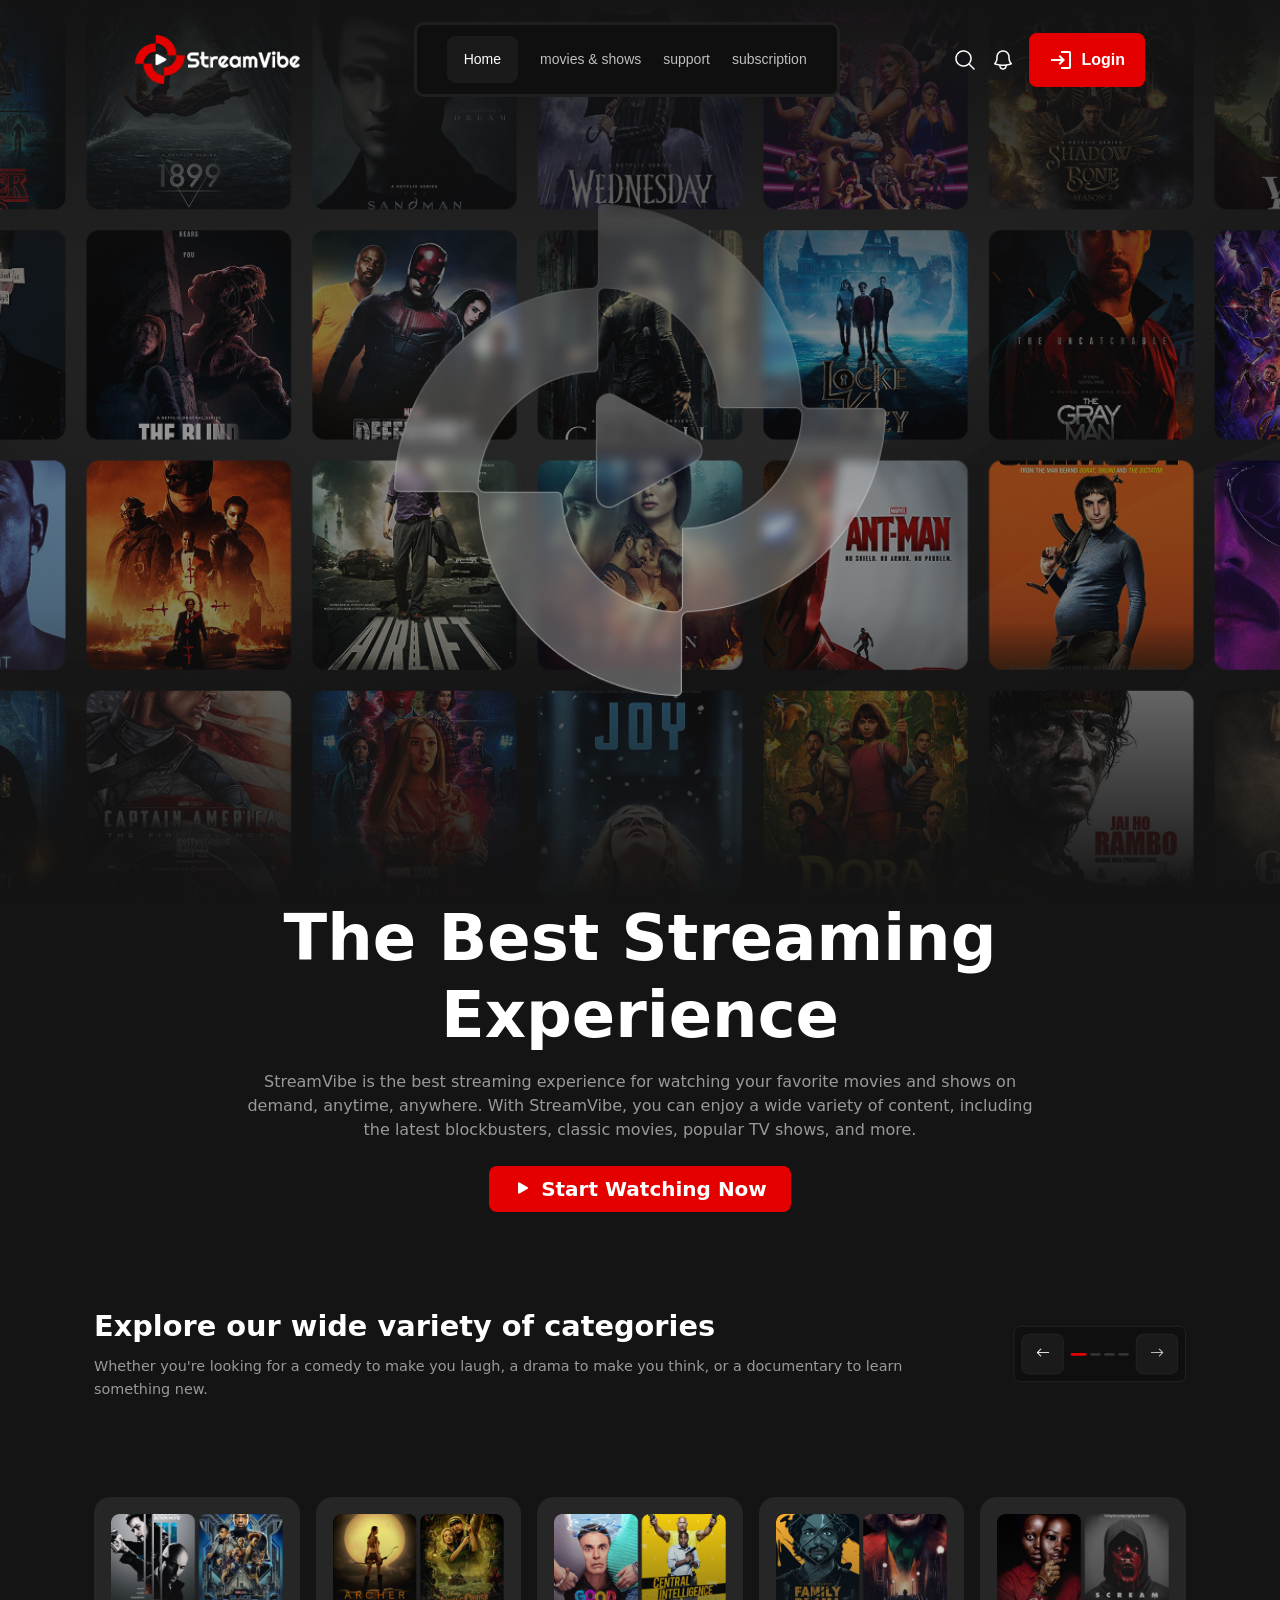
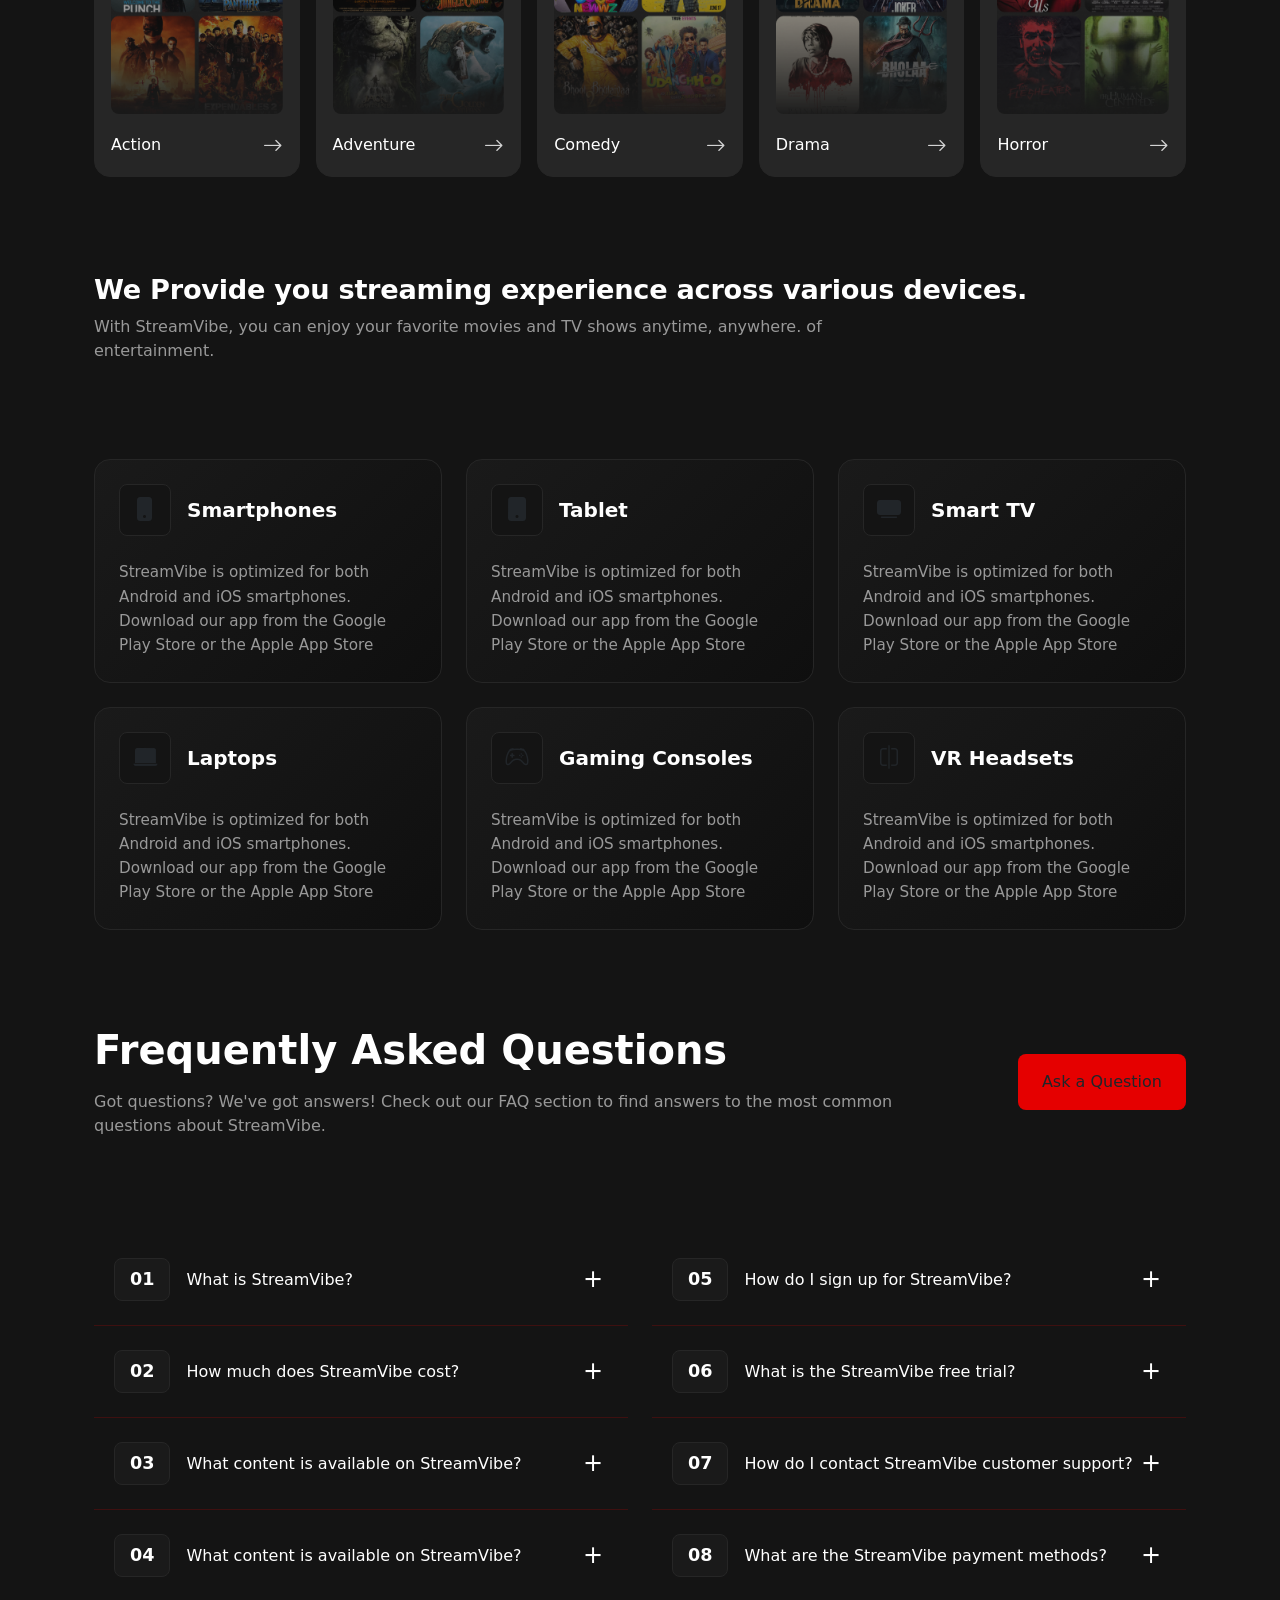
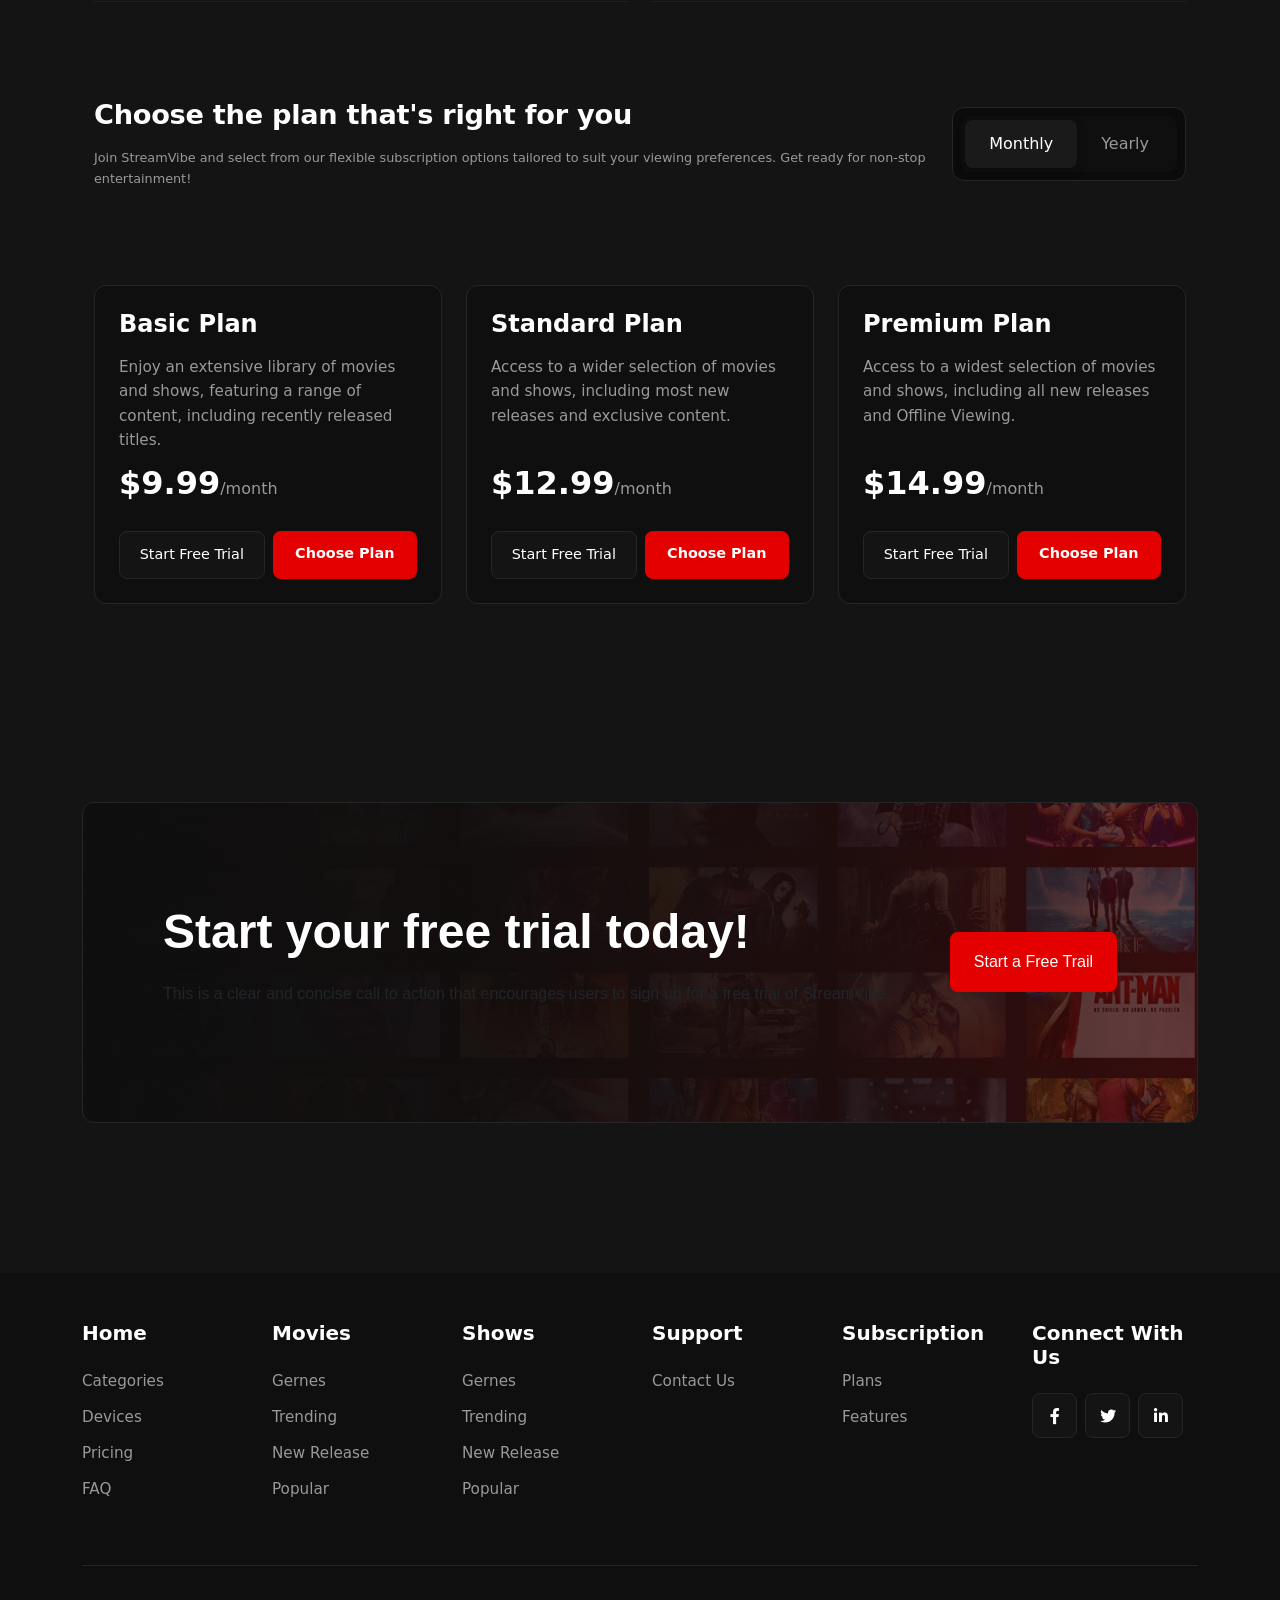
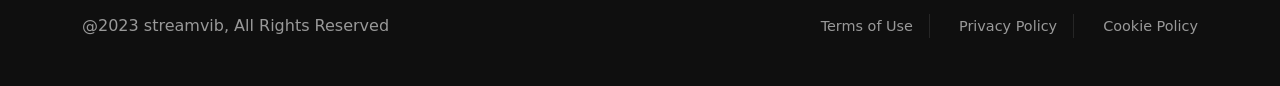
<file: index.html>
<!DOCTYPE html>
<html lang="en">

<head>
    <meta charset="UTF-8">
    <meta name="viewport" content="width=device-width, initial-scale=1.0">
    <title>home</title>
    <link href="https://cdn.jsdelivr.net/npm/bootstrap@5.3.8/dist/css/bootstrap.min.css" rel="stylesheet"
        integrity="sha384-sRIl4kxILFvY47J16cr9ZwB07vP4J8+LH7qKQnuqkuIAvNWLzeN8tE5YBujZqJLB" crossorigin="anonymous">
    <link rel="stylesheet" href="https://cdn.jsdelivr.net/npm/bootstrap-icons@1.11.3/font/bootstrap-icons.min.css">
    <link rel="stylesheet" href="https://cdnjs.cloudflare.com/ajax/libs/font-awesome/6.0.0/css/all.min.css">
    <link rel="stylesheet" href="./Styles/home.css">
</head>

<body>
    <div class="container-1">
        <header class="d-flex align-items-center justify-content-between">
            <img src="./images/Logo.png" alt="img" class="header-img">
            <nav class="d-flex align-items-center justify-content-between d-none d-md-flex d-lg-flex">
                <a href="#" class="text-decoration-none first">Home</a>
                <a href="./movies & shows page.html" class="text-decoration-none ">movies & shows</a>
                <a href="./support page.html" class="text-decoration-none">support</a>
                <a href="./Subscription Page.html" class="text-decoration-none">subscription</a>
            </nav>
            <div class="bars-icon d-block d-md-none d-lg-none"><i class="fa-solid fa-bars text-white"></i></div>
            <div class="icons d-none d-md-flex">
                <img src="./images/search.png" alt="img">
                <img src="./images/Icons.png" alt="img">
                <a href="login.html" class="login-btn">
                    <img src="./images/mdi_login.png" alt="login icon">
                    <span>Login</span>
                </a>
            </div>
        </header>

        <section class="hero-section d-flex align-items-end justify-content-center text-center pb-5">
            <div class="hero-overlay"></div>
        </section>
    </div>

    <div class="container">

        <div class="container position-relative z-3 text-center">
            <h3 class="display-3 fw-bold text-white mb-3">The Best Streaming Experience</h3>
            <p class="text-secondary mb-4 mx-auto" style="max-width: 800px; font-size: 1rem;">
                StreamVibe is the best streaming experience for watching your favorite movies and shows on
                demand, anytime, anywhere. With StreamVibe, you can enjoy a wide variety of content, including the
                latest blockbusters, classic movies, popular TV shows, and more.
            </p>
            <button class="button1 btn btn-lg px-4 py-2 fw-bold">
                <i class="bi bi-play-fill me-2"></i>Start Watching Now
            </button>
        </div>

        <section class="categories-header py-5">
            <div class="container mt-5">
                <div class="row align-items-center justify-content-between">

                    <div class="col-md-8 text-start">
                        <h3 class="display-15 fw-bold text-white mb-2">Explore our wide variety of categories</h3>
                        <p class="text-secondary mb-0"
                            style="white-space: nowrap; width: fit-content; max-width: none;">
                            Whether you're looking for a comedy to make you laugh, a drama to make you think, or a
                            documentary to learn something new.
                        </p>
                    </div>

                    <div class="col-md-auto mt-4 mt-md-0">
                        <div class="slider-controls d-inline-flex align-items-center p-2 rounded-3 border border-dark">
                            <button class="btn btn-custom-dark me-2">
                                <i class="bi bi-arrow-left text-white"></i>
                            </button>

                            <div class="d-flex gap-1 me-2" bg-black>
                                <span class="indicator active"></span>
                                <span class="indicator"></span>
                                <span class="indicator"></span>
                                <span class="indicator"></span>
                            </div>

                            <button class="btn btn-custom-dark">
                                <i class="bi bi-arrow-right text-white"></i>
                            </button>
                        </div>
                    </div>

                </div>
            </div>
        </section>

        <div class="container py-5">
            <div class="row row-cols-1 row-cols-md-3 row-cols-lg-5 g-3">

                <div class="col">
                    <a href="./movies open page.html" class="text-decoration-none">
                        <div class="category-card p-3 rounded-4 border border-dark bg-custom-dark text-white h-100">
                            <img src="./images/Container 0.png" class="img-fluid rounded-3 mb-3 w-100" alt="Action">

                            <div class="d-flex justify-content-between align-items-center mt-auto">
                                <span class="category-name fw-medium">Action</span>
                                <i class="bi bi-arrow-right fs-5 text-white"></i>
                            </div>
                        </div>
                    </a>
                </div>
                <div class="col">
                    <a href="./shows open page.html" class="text-decoration-none">
                        <div class="category-card p-3 rounded-4 border border-dark bg-custom-dark text-white h-100">
                            <img src="./images/Container 1.png" class="img-fluid rounded-3 mb-3 w-100" alt="Action">

                            <div class="d-flex justify-content-between align-items-center mt-auto">
                                <span class="category-name fw-medium">Adventure</span>
                                <i class="bi bi-arrow-right fs-5 text-white"></i>
                            </div>
                        </div>
                    </a>
                </div>

                <div class="col">
                    <div class="category-card p-3 rounded-4 border border-dark bg-custom-dark text-white h-100">
                        <img src="./images/Container 2.png" class="img-fluid rounded-3 mb-3 w-100" alt="Action">
                        <div class="d-flex justify-content-between align-items-center mt-auto">
                            <span class="category-name fw-medium">Comedy</span>
                            <i class="bi bi-arrow-right fs-5 text-white"></i>
                        </div>
                    </div>
                </div>

                <div class="col">
                    <div class="category-card p-3 rounded-4 border border-dark bg-custom-dark text-white h-100">
                        <img src="./images/Container 3.png" class="img-fluid rounded-3 mb-3 w-100" alt="Action">
                        <div class="d-flex justify-content-between align-items-center mt-auto">
                            <span class="category-name fw-medium">Drama</span>
                            <i class="bi bi-arrow-right fs-5 text-white"></i>
                        </div>
                    </div>
                </div>

                <div class="col">
                    <div class="category-card p-3 rounded-4 border border-dark bg-custom-dark text-white h-100">
                        <img src="./images/Container 4.png" class="img-fluid rounded-3 mb-3 w-100" alt="Action">
                        <div class="d-flex justify-content-between align-items-center mt-auto">
                            <span class="category-name fw-medium">Horror</span>
                            <i class="bi bi-arrow-right fs-5 text-white"></i>
                        </div>
                    </div>
                </div>

            </div>
            <div class="mobile-progress">
                <span class="progress-fill"></span>
            </div>

        </div>

        <section class="streaming-info py-5 ">
            <div class="container">
                <div class="row">
                    <div class="col-lg-12 col-md-11">
                        <h2 class="text-white fw-bold mb-2 custom-h">
                            We Provide you streaming experience across various devices.
                        </h2>

                        <p class="text-secondary mb-0 custom-text-wrap">
                            With StreamVibe, you can enjoy your favorite movies and TV shows anytime, anywhere.
                            of entertainment.
                        </p>
                    </div>
                </div>
            </div>
        </section>

        <div class="container py-5">
            <div class="row row-cols-1 row-cols-md-2 row-cols-lg-3 g-4">

                <div class="col">
                    <div class="device-card p-4 rounded-4 border border-dark bg-device h-100">
                        <div class="d-flex align-items-center mb-4">
                            <div class="icon-box d-flex align-items-center justify-content-center rounded-3 me-3">
                                <i class="bi bi-phone-fill text- fs-4"></i>
                            </div>
                            <h5 class="text-white mb-0 fw-bold">Smartphones</h5>
                        </div>
                        <p class="device-desc mb-0">StreamVibe is optimized for both Android and iOS smartphones.
                            Download
                            our app from the Google Play Store or the Apple App Store</p>
                    </div>
                </div>

                <div class="col">
                    <div class="device-card p-4 rounded-4 border border-dark bg-device h-100">
                        <div class="d-flex align-items-center mb-4">
                            <div class="icon-box d-flex align-items-center justify-content-center rounded-3 me-3">
                                <i class="bi bi-tablet-fill text- fs-4"></i>
                            </div>
                            <h5 class="text-white mb-0 fw-bold">Tablet</h5>
                        </div>
                        <p class="device-desc mb-0">StreamVibe is optimized for both Android and iOS smartphones.
                            Download
                            our app from the Google Play Store or the Apple App Store</p>
                    </div>
                </div>

                <div class="col">
                    <div class="device-card p-4 rounded-4 border border-dark bg-device h-100">
                        <div class="d-flex align-items-center mb-4">
                            <div class="icon-box d-flex align-items-center justify-content-center rounded-3 me-3">
                                <i class="bi bi-tv-fill text- fs-4"></i>
                            </div>
                            <h5 class="text-white mb-0 fw-bold">Smart TV</h5>
                        </div>
                        <p class="device-desc mb-0">StreamVibe is optimized for both Android and iOS smartphones.
                            Download
                            our app from the Google Play Store or the Apple App Store</p>
                    </div>
                </div>

                <div class="col">
                    <div class="device-card p-4 rounded-4 border border-dark bg-device h-100">
                        <div class="d-flex align-items-center mb-4">
                            <div class="icon-box d-flex align-items-center justify-content-center rounded-3 me-3">
                                <i class="bi bi-laptop-fill text- fs-4"></i>
                            </div>
                            <h5 class="text-white mb-0 fw-bold">Laptops</h5>
                        </div>
                        <p class="device-desc mb-0">StreamVibe is optimized for both Android and iOS smartphones.
                            Download
                            our app from the Google Play Store or the Apple App Store</p>
                    </div>
                </div>

                <div class="col">
                    <div class="device-card p-4 rounded-4 border border-dark bg-device h-100">
                        <div class="d-flex align-items-center mb-4">
                            <div class="icon-box d-flex align-items-center justify-content-center rounded-3 me-3">
                                <i class="bi bi-controller text- fs-4"></i>
                            </div>
                            <h5 class="text-white mb-0 fw-bold">Gaming Consoles</h5>
                        </div>
                        <p class="device-desc mb-0">StreamVibe is optimized for both Android and iOS smartphones.
                            Download
                            our app from the Google Play Store or the Apple App Store</p>
                    </div>
                </div>

                <div class="col">
                    <div class="device-card p-4 rounded-4 border border-dark bg-device h-100">
                        <div class="d-flex align-items-center mb-4">
                            <div class="icon-box d-flex align-items-center justify-content-center rounded-3 me-3">
                                <i class="bi bi-vr text- fs-4"></i>
                            </div>
                            <h5 class="text-white mb-0 fw-bold">VR Headsets</h5>
                        </div>
                        <p class="device-desc mb-0">StreamVibe is optimized for both Android and iOS smartphones.
                            Download
                            our app from the Google Play Store or the Apple App Store</p>
                    </div>
                </div>

            </div>
        </div>

        <section class="faq-header py-5">
            <div class="container">
                <div class="d-md-flex justify-content-between align-items-center">

                    <div class="text-content mb-4 mb-md-0">
                        <h2 class="text-white fw-bold mb-3 display-6">Frequently Asked Questions</h2>
                        <p class="text-secondary mb-0 fs-6">
                            Got questions? We've got answers! Check out our FAQ section to find answers to the most
                            common
                            questions about StreamVibe.
                        </p>
                    </div>

                    <div class="action-button">
                        <a href="#" class="btn btn- py-3 px-4 fw-medium rounded-3 custom-red-btn">
                            Ask a Question
                        </a>
                    </div>

                </div>
            </div>
        </section>

        <section class="faq-list py-5">
            <div class="container">
                <div class="row">
                    <div class="col-md-6">
                        <div class="accordion accordion-flush custom-faq" id="faqCol1">
                            <div class="accordion-item bg-transparent border-bottom border--subtle">
                                <h2 class="accordion-header">
                                    <button class="accordion-button collapsed bg-transparent text-white py-4"
                                        type="button" data-bs-toggle="collapse" data-bs-target="#q1">
                                        <span class="faq-number me-3">01</span> What is StreamVibe?
                                    </button>
                                </h2>
                                <div id="q1" class="accordion-collapse collapse" data-bs-parent="#faqCol1">
                                    <div class="accordion-body text-secondary ps-5 ms-3">
                                        StreamVibe is a streaming service that allows you to watch movies and shows
                                        on
                                        demand.
                                    </div>
                                </div>
                            </div>
                        </div>
                    </div>

                    <div class="col-md-6">
                        <div class="accordion accordion-flush custom-faq" id="faqCol2">
                            <div class="accordion-item bg-transparent border-bottom border-subtle">
                                <h2 class="accordion-header">
                                    <button class="accordion-button collapsed bg-transparent text-white py-4"
                                        type="button" data-bs-toggle="collapse" data-bs-target="#q5">
                                        <span class="faq-number me-3">05</span> How do I sign up for StreamVibe?
                                    </button>
                                </h2>
                                <div id="q5" class="accordion-collapse collapse" data-bs-parent="#faqCol2">
                                </div>
                            </div>
                        </div>
                    </div>
                    <div class="col-md-6">
                        <div class="accordion accordion-flush custom-faq" id="faqCol2">
                            <div class="accordion-item bg-transparent border-bottom border--subtle">
                                <h2 class="accordion-header">
                                    <button class="accordion-button collapsed bg-transparent text-white py-4"
                                        type="button" data-bs-toggle="collapse" data-bs-target="#q5">
                                        <span class="faq-number me-3">02</span> How much does StreamVibe cost?
                                    </button>
                                </h2>
                                <div id="q5" class="accordion-collapse collapse" data-bs-parent="#faqCol2">
                                </div>
                            </div>
                        </div>
                    </div>
                    <div class="col-md-6">
                        <div class="accordion accordion-flush custom-faq" id="faqCol2">
                            <div class="accordion-item bg-transparent border-bottom border--subtle">
                                <h2 class="accordion-header">
                                    <button class="accordion-button collapsed bg-transparent text-white py-4"
                                        type="button" data-bs-toggle="collapse" data-bs-target="#q5">
                                        <span class="faq-number me-3">06</span> What is the StreamVibe free trial?
                                    </button>
                                </h2>
                                <div id="q5" class="accordion-collapse collapse" data-bs-parent="#faqCol2">
                                </div>
                            </div>
                        </div>
                    </div>
                    <div class="col-md-6">
                        <div class="accordion accordion-flush custom-faq" id="faqCol2">
                            <div class="accordion-item bg-transparent border-bottom border--subtle">
                                <h2 class="accordion-header">
                                    <button class="accordion-button collapsed bg-transparent text-white py-4"
                                        type="button" data-bs-toggle="collapse" data-bs-target="#q5">
                                        <span class="faq-number me-3">03</span> What content is available on
                                        StreamVibe?
                                    </button>
                                </h2>
                                <div id="q5" class="accordion-collapse collapse" data-bs-parent="#faqCol2">
                                </div>
                            </div>
                        </div>
                    </div>
                    <div class="col-md-6">
                        <div class="accordion accordion-flush custom-faq" id="faqCol2">
                            <div class="accordion-item bg-transparent border-bottom border--subtle">
                                <h2 class="accordion-header">
                                    <button class="accordion-button collapsed bg-transparent text-white py-4"
                                        type="button" data-bs-toggle="collapse" data-bs-target="#q5">
                                        <span class="faq-number me-3">07</span> How do I contact StreamVibe customer
                                        support?
                                    </button>
                                </h2>
                                <div id="q5" class="accordion-collapse collapse" data-bs-parent="#faqCol2">
                                </div>
                            </div>
                        </div>
                    </div>
                    <div class="col-md-6">
                        <div class="accordion accordion-flush custom-faq" id="faqCol2">
                            <div class="accordion-item bg-transparent border-bottom border--subtle">
                                <h2 class="accordion-header">
                                    <button class="accordion-button collapsed bg-transparent text-white py-4"
                                        type="button" data-bs-toggle="collapse" data-bs-target="#q5">
                                        <span class="faq-number me-3">04</span> What content is available on
                                        StreamVibe?
                                    </button>
                                </h2>
                                <div id="q5" class="accordion-collapse collapse" data-bs-parent="#faqCol2">
                                </div>
                            </div>
                        </div>
                    </div>
                    <div class="col-md-6">
                        <div class="accordion accordion-flush custom-faq" id="faqCol2">
                            <div class="accordion-item bg-transparent border-bottom border--subtle">
                                <h2 class="accordion-header">
                                    <button class="accordion-button collapsed bg-transparent text-white py-4"
                                        type="button" data-bs-toggle="collapse" data-bs-target="#q5">
                                        <span class="faq-number me-3">08</span> What are the StreamVibe payment
                                        methods?
                                    </button>
                                </h2>
                                <div id="q5" class="accordion-collapse collapse" data-bs-parent="#faqCol2">
                                </div>
                            </div>
                        </div>
                    </div>
                </div>
            </div>
        </section>

        <section class="pricing-header py-5">
            <div class="container">
                <div class="d-flex flex-column flex-md-row justify-content-between align-items-md-center gap-4">
                    <div class="header-content">
                        <h2 class="text-white fw-bold mb-3 custom-h">Choose the plan that's right for you</h2>
                        <p class="text-secondary mb-0 custom-p">
                            Join StreamVibe and select from our flexible subscription options tailored to suit your
                            viewing
                            preferences. Get ready for non-stop entertainment!
                        </p>
                    </div>

                    <div class="plan-toggle-container p-2">
                        <div class="nav nav-pills custom-toggle" id="pills-tab" role="tablist">
                            <button class="nav-link active" id="pills-monthly-tab" data-bs-toggle="pill" type="button"
                                role="tab">Monthly</button>
                            <button class="nav-link" id="pills-yearly-tab" data-bs-toggle="pill" type="button"
                                role="tab">Yearly</button>
                        </div>
                    </div>
                </div>
            </div>
        </section>

        <section class="pricing-section py-5">
            <div class="container">
                <div class="row g-4">
                    <div class="col-md-4">
                        <div class="plan-card p-4 h-100">
                            <h3 class="plan-title">Basic Plan</h3>
                            <p class="plan-description text-secondary">
                                Enjoy an extensive library of movies and shows, featuring a range of content,
                                including
                                recently released titles.
                            </p>
                            <div class="plan-price my-4">
                                <span class="price-amount text-white">$9.99</span><span
                                    class="price-period text-secondary">/month</span>
                            </div>
                            <div class="d-flex gap-2">
                                <a href="#" class="btn btn-dark-custom w-100">Start Free Trial</a>
                                <a href="#" class="btn btn--custom w-100">Choose Plan</a>
                            </div>
                        </div>
                    </div>

                    <div class="col-md-4">
                        <div class="plan-card p-4 h-100">
                            <h3 class="plan-title">Standard Plan</h3>
                            <p class="plan-description text-secondary">
                                Access to a wider selection of movies and shows, including most new releases and
                                exclusive
                                content.
                            </p>
                            <div class="plan-price my-4">
                                <span class="price-amount text-white">$12.99</span><span
                                    class="price-period text-secondary">/month</span>
                            </div>
                            <div class="d-flex gap-2">
                                <a href="#" class="btn btn-dark-custom w-100">Start Free Trial</a>
                                <a href="#" class="btn btn--custom w-100">Choose Plan</a>
                            </div>
                        </div>
                    </div>

                    <div class="col-md-4">
                        <div class="plan-card p-4 h-100">
                            <h3 class="plan-title">Premium Plan</h3>
                            <p class="plan-description text-secondary">
                                Access to a widest selection of movies and shows, including all new releases and
                                Offline
                                Viewing.
                            </p>
                            <div class="plan-price my-4">
                                <span class="price-amount text-white">$14.99</span><span
                                    class="price-period text-secondary">/month</span>
                            </div>
                            <div class="d-flex gap-2">
                                <a href="#" class="btn btn-dark-custom w-100">Start Free Trial</a>
                                <a href="#" class="btn btn--custom w-100">Choose Plan</a>
                            </div>
                        </div>
                    </div>
                </div>
            </div>
        </section>

        <div class="banner d-flex justify-content-between align-items-center">
            <div class="text-banner d-flex flex-column">
                <h2 class="text-white font-family">Start your free trial today!</h2>
                <p class="text-gray font-family font-size">This is a clear and concise call to action that encourages
                    users to sign up for a free trial of StreamVibe.</p>
            </div>
            <button class="text-white font-family font-size">Start a Free Trail</button>
        </div>
    </div>
    <!-- footer -->
    <footer class="footer-section py-5 bg-black">
        <div class="container">
            <div class="row g-4">
                <div class="col-6 col-md-2">
                    <h5 class="text-white fw-bold mb-4">Home</h5>
                    <ul class="list-unstyled footer-links">
                        <li><a href="#">Categories</a></li>
                        <li><a href="#">Devices</a></li>
                        <li><a href="#">Pricing</a></li>
                        <li><a href="#">FAQ</a></li>
                    </ul>
                </div>

                <div class="col-6 col-md-2">
                    <h5 class="text-white fw-bold mb-4">Movies</h5>
                    <ul class="list-unstyled footer-links">
                        <li><a href="#">Gernes</a></li>
                        <li><a href="#">Trending</a></li>
                        <li><a href="#">New Release</a></li>
                        <li><a href="#">Popular</a></li>
                    </ul>
                </div>

                <div class="col-6 col-md-2">
                    <h5 class="text-white fw-bold mb-4">Shows</h5>
                    <ul class="list-unstyled footer-links">
                        <li><a href="#">Gernes</a></li>
                        <li><a href="#">Trending</a></li>
                        <li><a href="#">New Release</a></li>
                        <li><a href="#">Popular</a></li>
                    </ul>
                </div>

                <div class="col-6 col-md-2">
                    <h5 class="text-white fw-bold mb-4">Support</h5>
                    <ul class="list-unstyled footer-links">
                        <li><a href="#">Contact Us</a></li>
                    </ul>
                </div>

                <div class="col-6 col-md-2">
                    <h5 class="text-white fw-bold mb-4">Subscription</h5>
                    <ul class="list-unstyled footer-links">
                        <li><a href="#">Plans</a></li>
                        <li><a href="#">Features</a></li>
                    </ul>
                </div>

                <div class="col-12 col-md-2 icon-footer">
                    <h5 class="text-white fw-bold mb-4">Connect With Us</h5>
                    <div class="d-flex gap-2">
                        <a href="#" class="social-icon"><i class="fab fa-facebook-f"></i></a>
                        <a href="#" class="social-icon"><i class="fab fa-twitter"></i></a>
                        <a href="#" class="social-icon"><i class="fab fa-linkedin-in"></i></a>
                    </div>
                </div>
            </div>

            <hr class="footer-divider my-5">

            <div class="row align-items-center">
                <div class="end-footer col-md-6 text-center text-md-start mb-3 mb-md-0">
                    <p class="text-secondary mb-0">@2023 streamvib, All Rights Reserved</p>
                </div>
                <div class=" end-footer col-md-6 text-center text-md-end">
                    <ul class="list-inline mb-0 bottom-links">
                        <li class="list-inline-item pe-3 border-end"><a href="#">Terms of Use</a></li>
                        <li class="list-inline-item px-3 border-end"><a href="#">Privacy Policy</a></li>
                        <li class="list-inline-item ps-3"><a href="#">Cookie Policy</a></li>
                    </ul>
                </div>
            </div>
        </div>
    </footer>

    <script src="https://cdn.jsdelivr.net/npm/bootstrap@5.3.8/dist/js/bootstrap.bundle.min.js"
        integrity="sha384-FKyoEForCGlyvwx9Hj09JcYn3nv7wiPVlz7YYwJrWVcXK/BmnVDxM+D2scQbITxI"
        crossorigin="anonymous"></script>
</body>

</html>
</file>
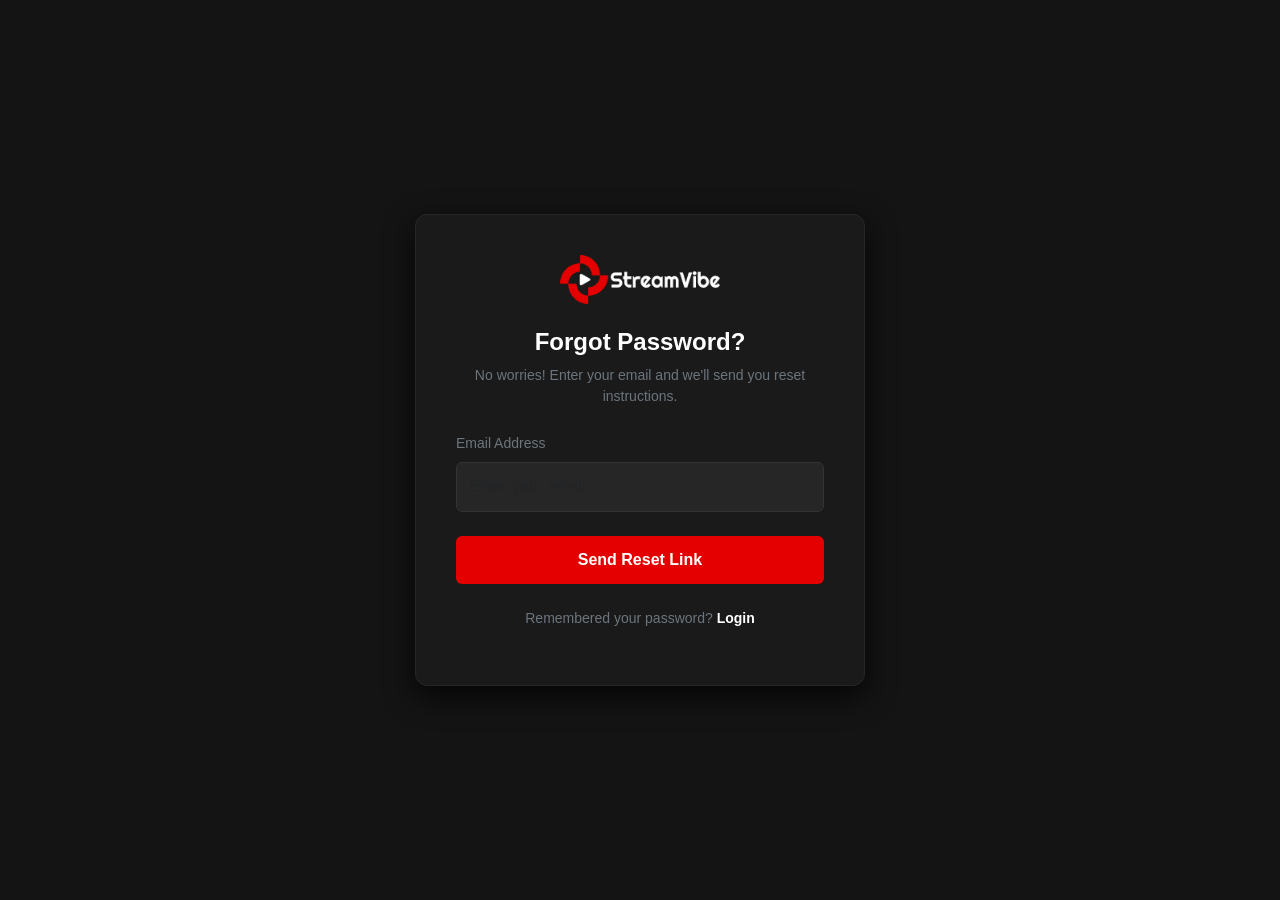
<file: forgot-password.html>
<!DOCTYPE html>
<html lang="en">

<head>
    <meta charset="UTF-8">
    <meta name="viewport" content="width=device-width, initial-scale=1.0">
    <title>forgot-password- StreamVibe</title>
    <link href="https://cdn.jsdelivr.net/npm/bootstrap@5.3.8/dist/css/bootstrap.min.css" rel="stylesheet"
        integrity="sha384-sRIl4kxILFvY47J16cr9ZwB07vP4J8+LH7qKQnuqkuIAvNWLzeN8tE5YBujZqJLB" crossorigin="anonymous">
    <link rel="stylesheet" href="https://cdn.jsdelivr.net/npm/bootstrap-icons@1.11.3/font/bootstrap-icons.min.css">
    <link rel="stylesheet" href="https://cdnjs.cloudflare.com/ajax/libs/font-awesome/6.0.0/css/all.min.css">
    <link rel="stylesheet" href="./Styles/forgot-password.css">
</head>

<body>

    <div class="container d-flex justify-content-center align-items-center min-vh-100 px-3">
        <div class="signup-card">
            <div class="text-center">
                <img src="./images/Logo.png" alt="Logo" class="logo-img mb-4">
                <h2 class="h4 fw-bold mb-2">Forgot Password?</h2>
                <p class="text-secondary small mb-4">No worries! Enter your email and we'll send you reset instructions.
                </p>
            </div>

            <form>
                <div class="mb-4">
                    <label class="form-label small text-secondary">Email Address</label>
                    <input type="email" class="form-control rounded-2" placeholder="Enter your email" required>
                </div>

                <button type="submit" class="btn btn-login btn-danger w-100 mb-4">Send Reset Link</button>
            </form>

            <div class="text-center">
                <p class="text-secondary small">
                    Remembered your password?
                    <a href="./login.html" class="text-white text-decoration-none fw-bold">Login</a>
                </p>
            </div>
        </div>
    </div>

    <script src="https://cdn.jsdelivr.net/npm/bootstrap@5.3.8/dist/js/bootstrap.bundle.min.js"
        integrity="sha384-FKyoEForCGlyvwx9Hj09JcYn3nv7wiPVlz7YYwJrWVcXK/BmnVDxM+D2scQbITxI"
        crossorigin="anonymous"></script>
</body>

</html>
</file>
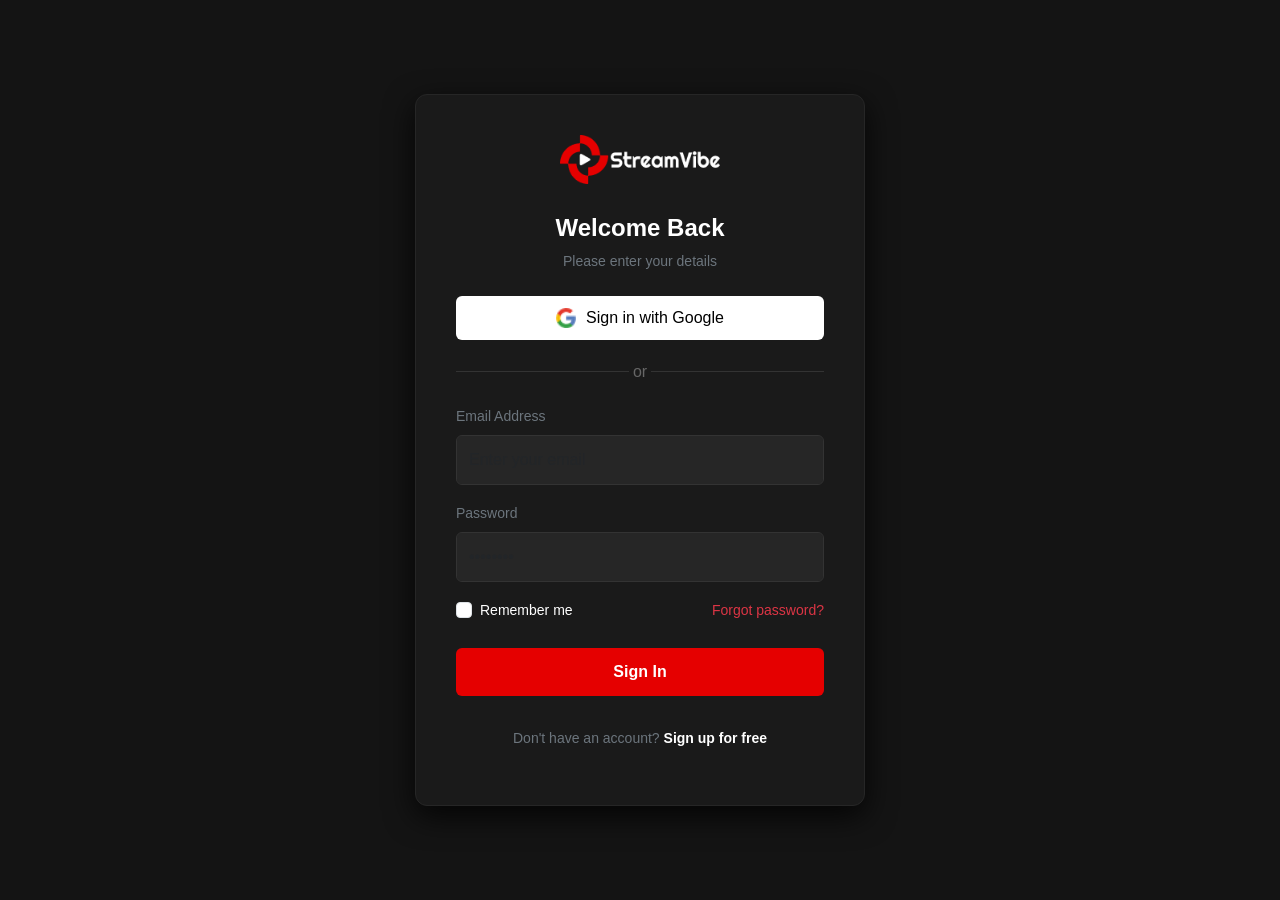
<file: login.html>
<!DOCTYPE html>
<html lang="en">

<head>
    <meta charset="UTF-8">
    <meta name="viewport" content="width=device-width, initial-scale=1.0">
    <title>Login - StreamVibe</title>
    <link href="https://cdn.jsdelivr.net/npm/bootstrap@5.3.8/dist/css/bootstrap.min.css" rel="stylesheet"
        integrity="sha384-sRIl4kxILFvY47J16cr9ZwB07vP4J8+LH7qKQnuqkuIAvNWLzeN8tE5YBujZqJLB" crossorigin="anonymous">
    <link rel="stylesheet" href="https://cdn.jsdelivr.net/npm/bootstrap-icons@1.11.3/font/bootstrap-icons.min.css">
    <link rel="stylesheet" href="https://cdnjs.cloudflare.com/ajax/libs/font-awesome/6.0.0/css/all.min.css">
    <link rel="stylesheet" href="./Styles/login.css">
</head>

<body>

    <div class="container d-flex justify-content-center px-3">
        <div class="login-card">
            <div class="text-center">

                <img src="./images/Logo.png" alt="Logo" class="logo-img">
                <h2 class="h4 fw-bold mb-2">Welcome Back</h2>
                <p class="text-secondary small mb-4">Please enter your details</p>
            </div>

            <a href="./google-ui.html" style="text-decoration: none;">
                <button class="btn btn-google w-100 mb-3">
                    <img src="./images/devicon_google.png" width="20" alt="Google">
                    Sign in with Google
                </button>
            </a>

            <div class="divider">or</div>

            <form>
                <div class="mb-3">
                    <label class="form-label small text-secondary">Email Address</label>
                    <input type="email" class="form-control" placeholder="Enter your email">
                </div>

                <div class="mb-3">
                    <label class="form-label small text-secondary">Password</label>
                    <input type="password" class="form-control" placeholder="••••••••">
                </div>

                <div class="d-flex justify-content-between align-items-center mb-4">
                    <div class="form-check">
                        <input type="checkbox" class="form-check-input" id="remember">
                        <label class="form-check-label small" for="remember">Remember me</label>
                    </div>
                    <a href="./forgot-password.html" class="text-danger small text-decoration-none">Forgot password?</a>
                </div>

                <a href="./index.html" <button type="submit" class="btn btn-login btn-danger w-100 mb-3">Sign In</button>
                    </a>
            </form>

            <p class="text-center text-secondary small mt-3">
                Don't have an account? <a href="./signup.html" class="text-white text-decoration-none fw-bold">Sign up
                    for free</a>
            </p>
        </div>
    </div>

    <script src="https://cdn.jsdelivr.net/npm/bootstrap@5.3.8/dist/js/bootstrap.bundle.min.js"
        integrity="sha384-FKyoEForCGlyvwx9Hj09JcYn3nv7wiPVlz7YYwJrWVcXK/BmnVDxM+D2scQbITxI"
        crossorigin="anonymous"></script>
</body>

</html>
</file>
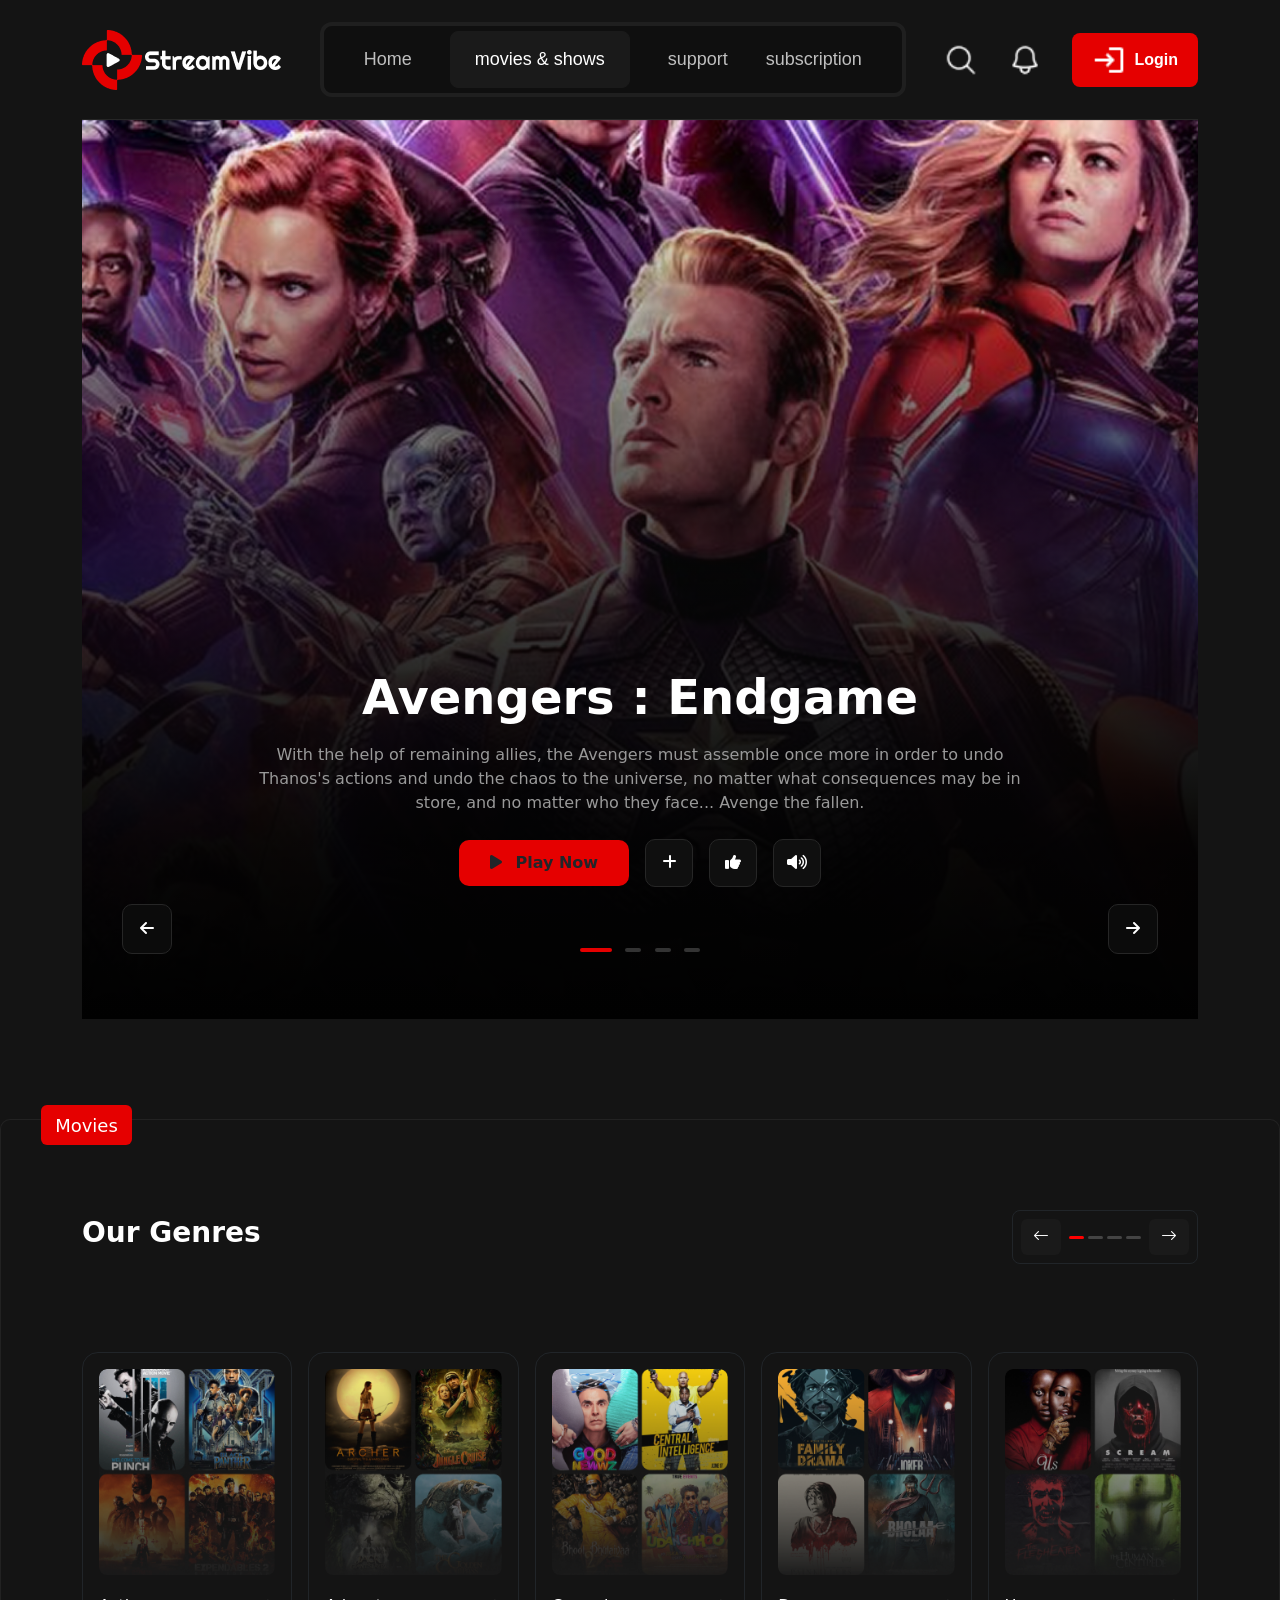
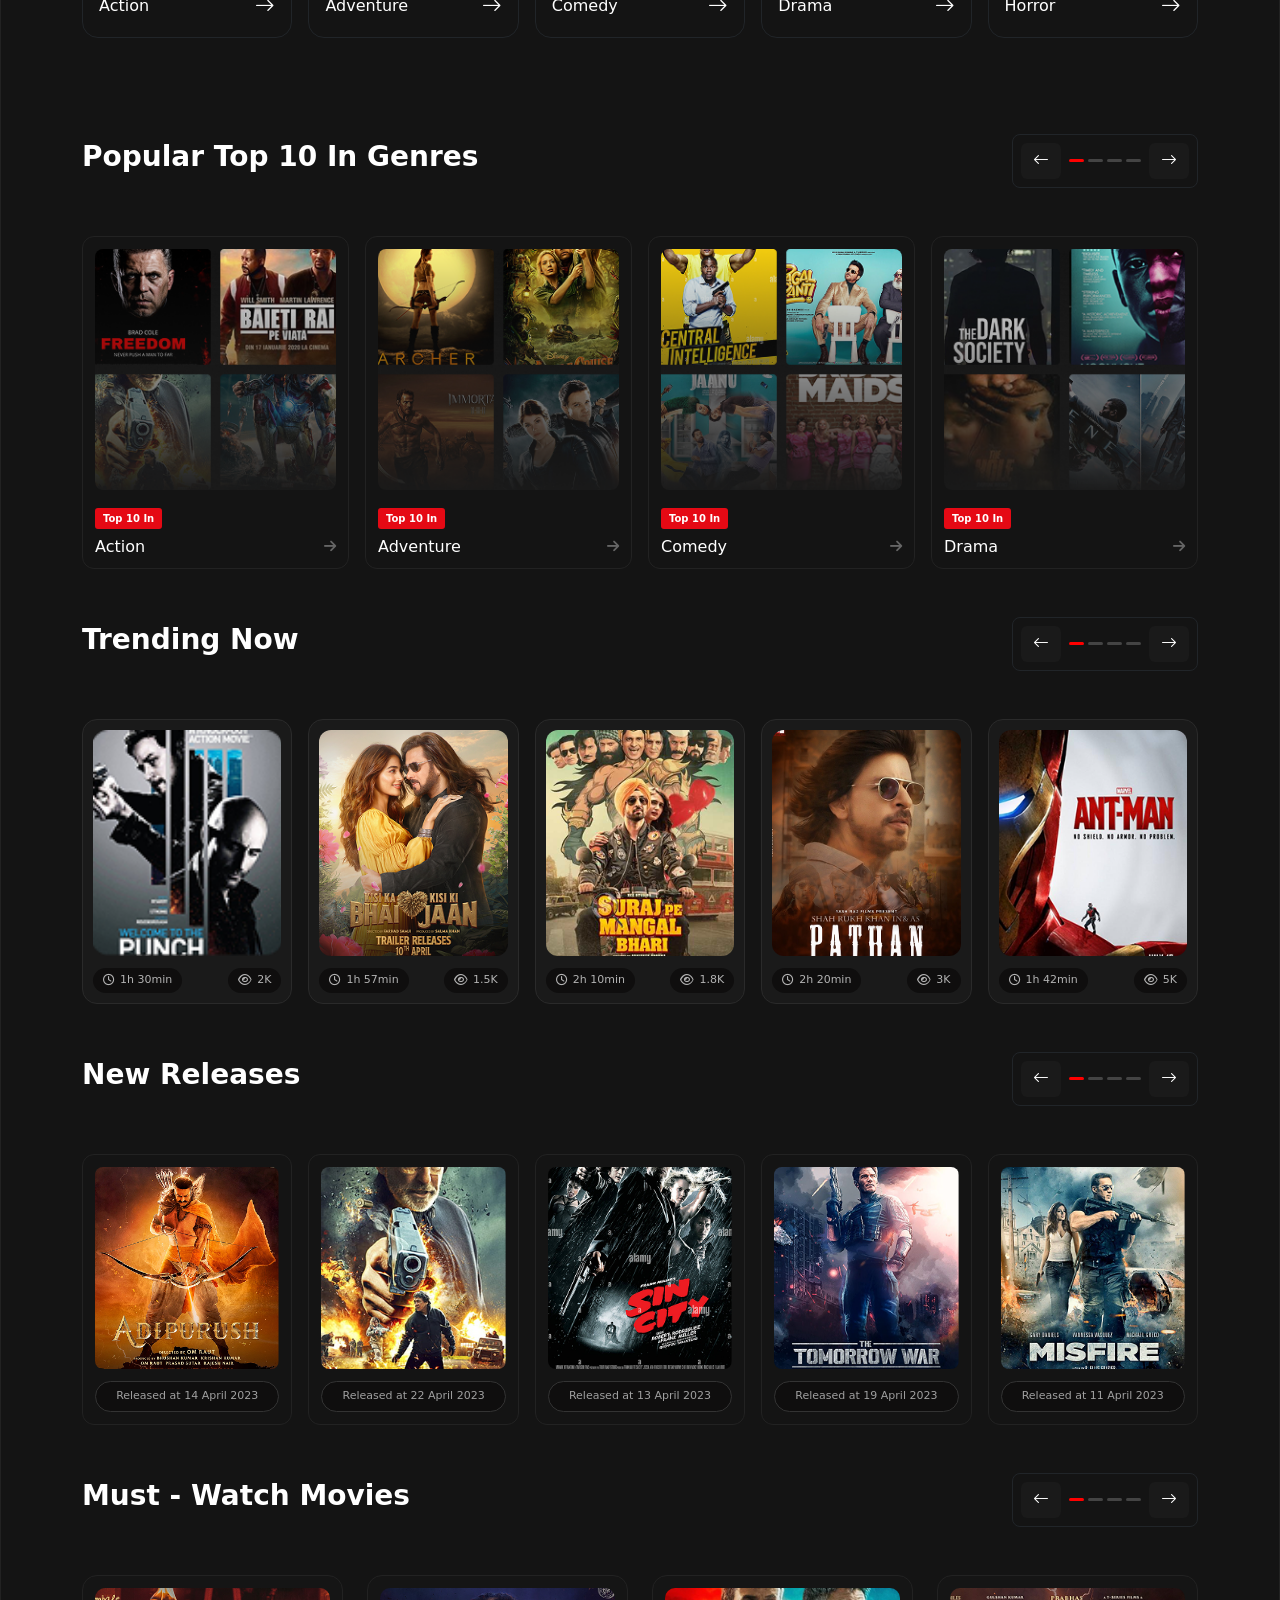
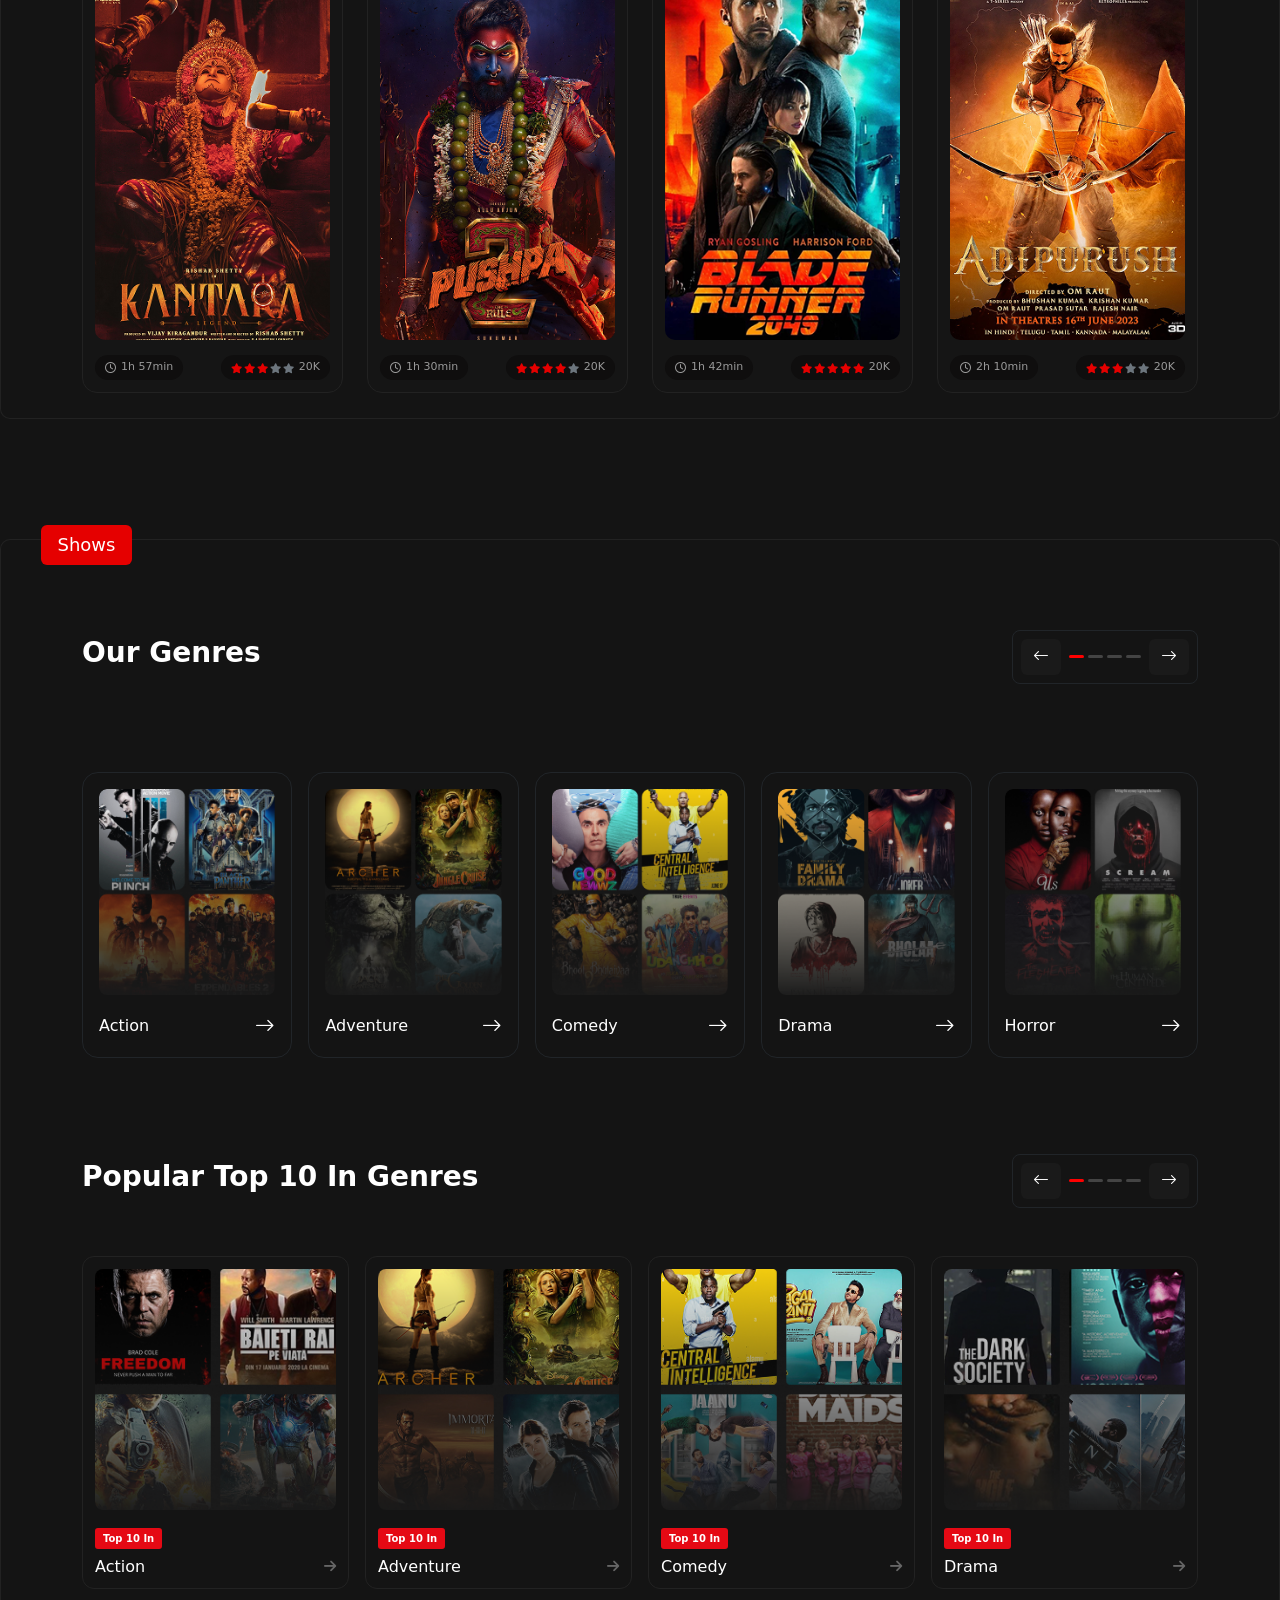
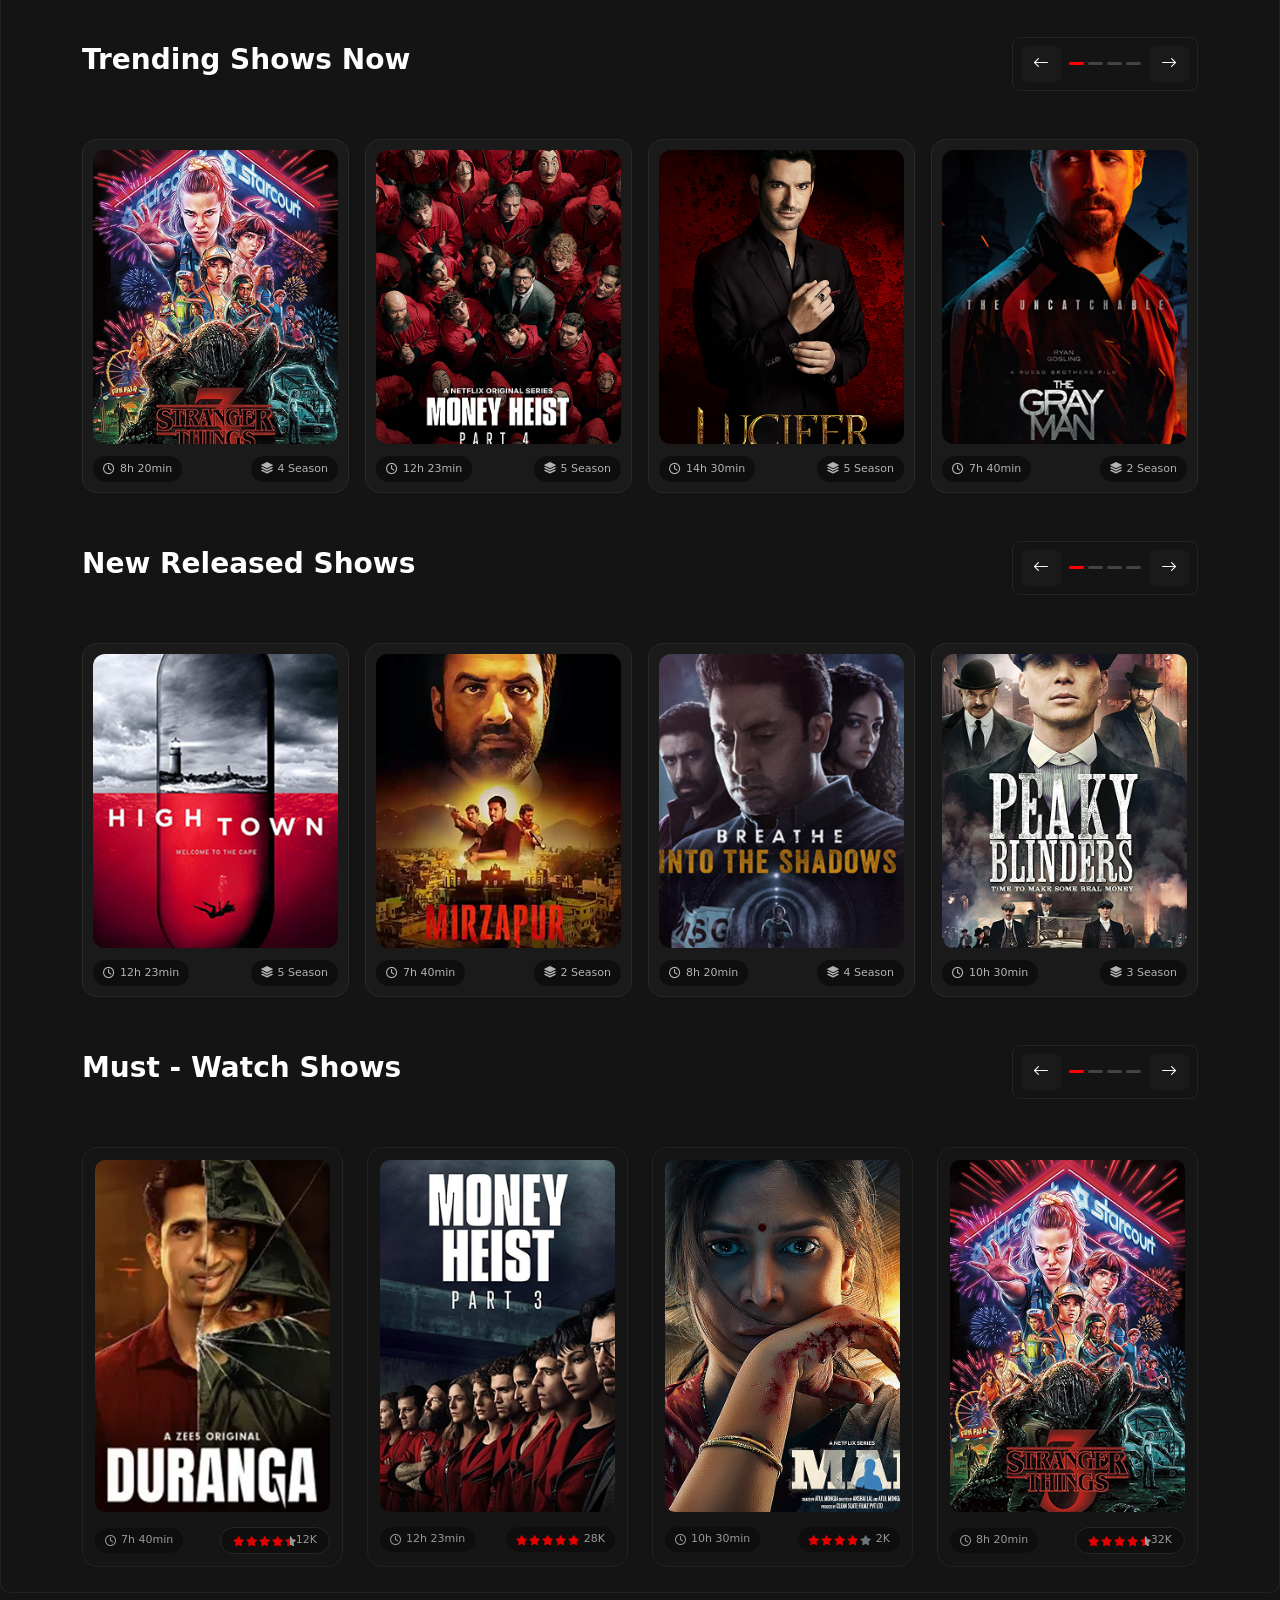
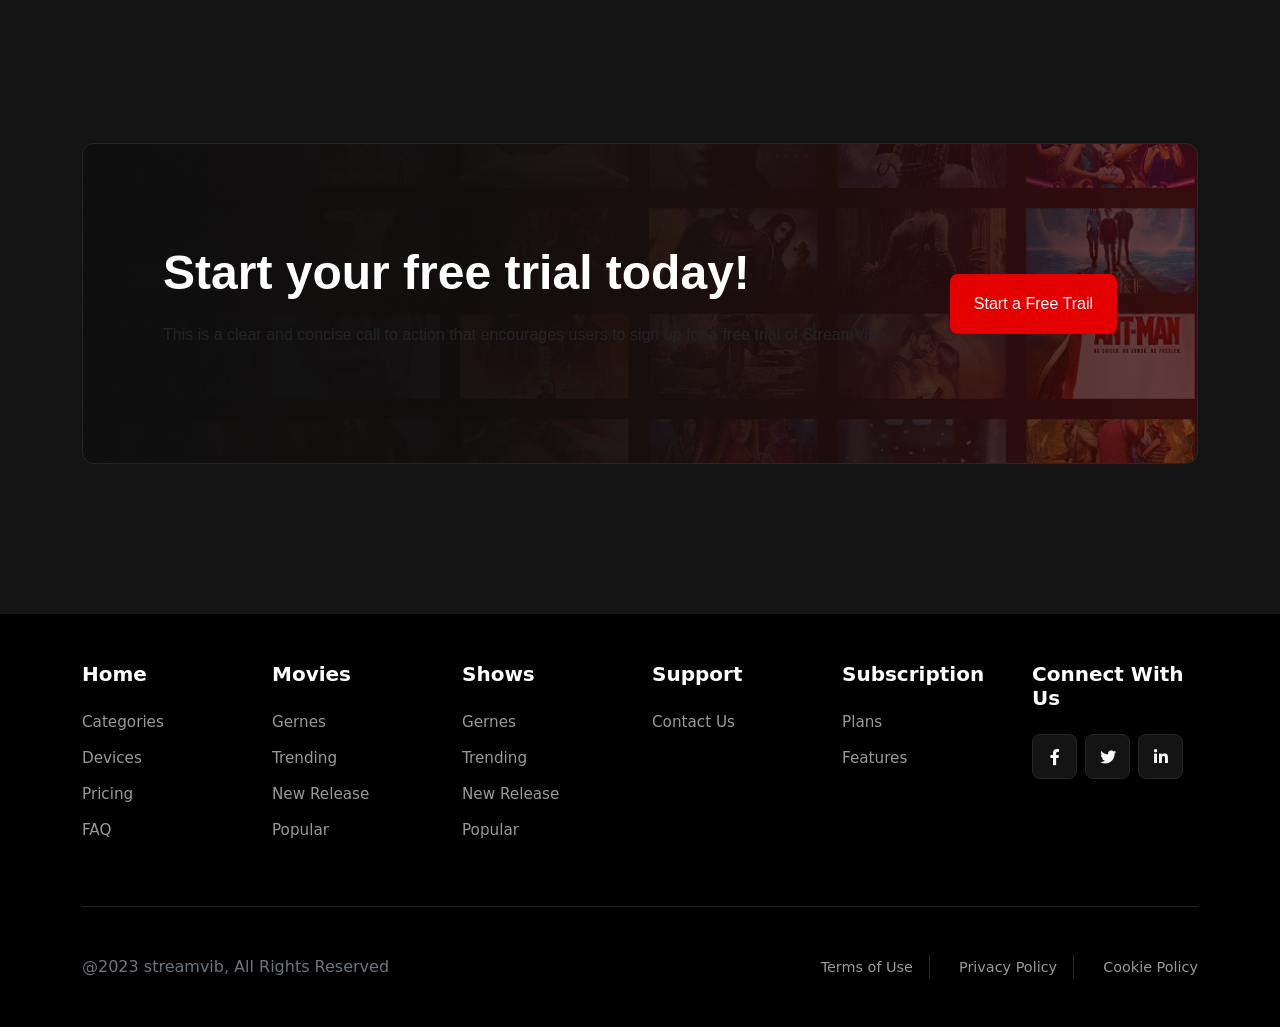
<file: movies & shows page.html>
<!DOCTYPE html>
<html lang="en">

<head>
    <meta charset="UTF-8">
    <meta name="viewport" content="width=device-width, initial-scale=1.0">
    <title>Movies & Shows Page</title>
    <link href="https://cdn.jsdelivr.net/npm/bootstrap@5.3.8/dist/css/bootstrap.min.css" rel="stylesheet"
        integrity="sha384-sRIl4kxILFvY47J16cr9ZwB07vP4J8+LH7qKQnuqkuIAvNWLzeN8tE5YBujZqJLB" crossorigin="anonymous">
    <link rel="stylesheet" href="https://cdn.jsdelivr.net/npm/bootstrap-icons@1.11.3/font/bootstrap-icons.min.css">
    <link rel="stylesheet" href="https://cdnjs.cloudflare.com/ajax/libs/font-awesome/6.0.0/css/all.min.css">
    <link rel="stylesheet" href="./Styles/movies & shows page.css">
</head>

<body>

    <div class="container">
        <header class="d-flex align-items-center justify-content-between">
            <img src="./images/Logo.png" alt="img" class="header-img">
            <nav class="d-flex align-items-center justify-content-between d-none d-md-flex d-lg-flex">
                <a href="./index.html" class="text-decoration-none">Home</a>
                <a href="#" class="text-decoration-none first">movies & shows</a>
                <a href="./support page.html" class="text-decoration-none">support</a>
                <a href="./Subscription Page.html" class="text-decoration-none">subscription</a>
            </nav>
            <div class="bars-icon d-block d-md-none d-lg-none"><i class="fa-solid fa-bars text-white"></i></div>
            <div class="icons d-flex d-none d-md-flex d-lg-flex">
                <img src="./images/search.png" alt="img">
                <img src="./images/Icons.png" alt="img">
                <a href="login.html" class="login-btn">
                    <img src="./images/mdi_login.png" alt="login icon">
                    <span>Login</span>
                </a>
            </div>
        </header>

        <section class="heroo-section" style="background-image: url('./images/Container11.png');">
            <div class="heroo-overlay">
                <button class="slider-arrow prev"><i class="fas fa-arrow-left"></i></button>
                <button class="slider-arrow next"><i class="fas fa-arrow-right"></i></button>

                <div class="hero-content text-center text-white">
                    <h1 class="hero-title fw-bold">Avengers : Endgame</h1>
                    <p class="hero-description mx-auto mt-3">
                        With the help of remaining allies, the Avengers must assemble once more in order to undo
                        Thanos's actions and undo the chaos to the universe, no matter what consequences may be in
                        store, and no matter who they face... Avenge the fallen. </p>

                    <div class="d-flex justify-content-center align-items-center gap-3 mt-4">
                        <button class="button1 btn btn- play-btn">
                            <i class="fas fa-play me-2"></i> Play Now
                        </button>
                        <button class="btn btn-action-icon"><i class="fas fa-plus"></i></button>
                        <button class="btn btn-action-icon"><i class="fas fa-thumbs-up"></i></button>
                        <button class="btn btn-action-icon"><i class="fas fa-volume-up"></i></button>
                    </div>

                    <div class="slider-indicators mt-5">
                        <span class="dot active"></span>
                        <span class="dot"></span>
                        <span class="dot"></span>
                        <span class="dot"></span>
                    </div>
                </div>
            </div>
        </section>
    </div>
    <div class="mobile-toggle">
        <div class="plan-toggle-container p-2">
            <div class="nav nav-pills custom-toggle">
                <button class="nav-link active">Movies</button>
                <button class="nav-link">Shows</button>
            </div>
        </div>
    </div>

    <div class="main-container">
        <span class="badge-movies d-none d-md-inline-flex align-items-center justify-content-center">Movies</span>
        <section class="categories-header">
            <div class="container">
                <div class="row align-items-center justify-content-between">

                    <div class="col-md-8 text-start">
                        <h3 class="display-15 fw-bold text-white mb-2">Our Genres</h3>
                    </div>

                    <div class="col-md-auto mt-4 mt-md-0 d-none d-md-block d-lg-block">
                        <div class="slider-controls d-inline-flex align-items-center p-2 rounded-3 border border-dark">
                            <button class="btn btn-custom-dark me-2">
                                <i class="bi bi-arrow-left text-white"></i>
                            </button>

                            <div class="d-flex gap-1 me-2">
                                <span class="indicator active"></span>
                                <span class="indicator"></span>
                                <span class="indicator"></span>
                                <span class="indicator"></span>
                            </div>

                            <button class="btn btn-custom-dark">
                                <i class="bi bi-arrow-right text-white"></i>
                            </button>
                        </div>
                    </div>

                </div>
            </div>
        </section>

        <div class="container py-5">
            <div class="row row-cols-1 row-cols-md-3 row-cols-lg-5 g-3">
                <div class="col">
                    <a href="./movies open page.html" class="text-decoration-none">
                        <div class="category-card p-3 rounded-4 border border-dark bg-custom-dark text-white h-100">
                            <img src="./images/Container 0.png" class="img-fluid rounded-3 mb-3 w-100" alt="Action">

                            <div class="d-flex justify-content-between align-items-center mt-auto">
                                <span class="category-name fw-medium">Action</span>
                                <i class="bi bi-arrow-right fs-5 text-white"></i>
                            </div>
                        </div>
                    </a>
                </div>
                <div class="col">
                    <a href="./shows open page.html" class="text-decoration-none">
                        <div class="category-card p-3 rounded-4 border border-dark bg-custom-dark text-white h-100">
                            <img src="./images/Container 1.png" class="img-fluid rounded-3 mb-3 w-100" alt="Action">

                            <div class="d-flex justify-content-between align-items-center mt-auto">
                                <span class="category-name fw-medium">Adventure</span>
                                <i class="bi bi-arrow-right fs-5 text-white"></i>
                            </div>
                        </div>
                    </a>
                </div>
                <div class="col">
                    <div class="category-card p-3 rounded-4 border border-dark bg-custom-dark text-white h-100">
                        <img src="./images/Container 2.png" class="img-fluid rounded-3 mb-3 w-100" alt="Action">

                        <div class="d-flex justify-content-between align-items-center mt-auto">
                            <span class="category-name fw-medium">Comedy</span>
                            <i class="bi bi-arrow-right fs-5 text-white"></i>
                        </div>
                    </div>
                </div>
                <div class="col">
                    <div class="category-card p-3 rounded-4 border border-dark bg-custom-dark text-white h-100">
                        <img src="./images/Container 3.png" class="img-fluid rounded-3 mb-3 w-100" alt="Action">

                        <div class="d-flex justify-content-between align-items-center mt-auto">
                            <span class="category-name fw-medium">Drama</span>
                            <i class="bi bi-arrow-right fs-5 text-white"></i>
                        </div>
                    </div>
                </div>
                <div class="col">
                    <div class="category-card p-3 rounded-4 border border-dark bg-custom-dark text-white h-100">
                        <img src="./images/Container 4.png" class="img-fluid rounded-3 mb-3 w-100" alt="Action">

                        <div class="d-flex justify-content-between align-items-center mt-auto">
                            <span class="category-name fw-medium">Horror</span>
                            <i class="bi bi-arrow-right fs-5 text-white"></i>
                        </div>
                    </div>
                </div>

            </div>
        </div>

        <section class="categories-header py-5">
            <div class="container">
                <div class="row align-items-center justify-content-between">

                    <div class="col-md-8 text-start">
                        <h3 class="display-15 fw-bold text-white mb-2">Popular Top 10 In Genres</h3>
                    </div>

                    <div class="col-md-auto mt-4 mt-md-0 d-none d-md-block d-lg-block">
                        <div class="slider-controls d-inline-flex align-items-center p-2 rounded-3 border border-dark">
                            <button class="btn btn-custom-dark me-2">
                                <i class="bi bi-arrow-left text-white"></i>
                            </button>

                            <div class="d-flex gap-1 me-2">
                                <span class="indicator active"></span>
                                <span class="indicator"></span>
                                <span class="indicator"></span>
                                <span class="indicator"></span>
                            </div>

                            <button class="btn btn-custom-dark">
                                <i class="bi bi-arrow-right text-white"></i>
                            </button>
                        </div>
                    </div>

                </div>
            </div>
        </section>

        <div class="container">
            <div class="row row-cols-1 row-cols-sm-2 row-cols-md-4 g-3">

                <div class="col">
                    <a href="#" class="movie-card-wrapper">
                        <div class="composite-img-container">
                            <img src="./images/Container77.png" alt="Action">
                        </div>
                        <div class="top-10-badge">Top 10 In</div>
                        <div class="card-info">
                            <h5>Action</h5>
                            <i class="fas fa-arrow-right arrow-icon"></i>
                        </div>
                    </a>
                </div>

                <div class="col">
                    <a href="#" class="movie-card-wrapper">
                        <div class="composite-img-container">
                            <img src="./images/Container88.png" alt="Adventure">
                        </div>
                        <div class="top-10-badge">Top 10 In</div>
                        <div class="card-info">
                            <h5>Adventure</h5>
                            <i class="fas fa-arrow-right arrow-icon"></i>
                        </div>
                    </a>
                </div>

                <div class="col">
                    <a href="#" class="movie-card-wrapper">
                        <div class="composite-img-container">
                            <img src="./images/Container99.png" alt="Comedy">
                        </div>
                        <div class="top-10-badge">Top 10 In</div>
                        <div class="card-info">
                            <h5>Comedy</h5>
                            <i class="fas fa-arrow-right arrow-icon"></i>
                        </div>
                    </a>
                </div>

                <div class="col">
                    <a href="#" class="movie-card-wrapper">
                        <div class="composite-img-container">
                            <img src="./images/Container100.png" alt="Drama">
                        </div>
                        <div class="top-10-badge">Top 10 In</div>
                        <div class="card-info">
                            <h5>Drama</h5>
                            <i class="fas fa-arrow-right arrow-icon"></i>
                        </div>
                    </a>
                </div>

            </div>
        </div>

        <section class="categories-header py-5">
            <div class="container">
                <div class="row align-items-center justify-content-between">

                    <div class="col-md-8 text-start">
                        <h3 class="display-15 fw-bold text-white mb-2">Trending Now</h3>
                    </div>

                    <div class="col-md-auto mt-4 mt-md-0 d-none d-md-block d-lg-block">
                        <div class="slider-controls d-inline-flex align-items-center p-2 rounded-3 border border-dark">
                            <button class="btn btn-custom-dark me-2">
                                <i class="bi bi-arrow-left text-white"></i>
                            </button>

                            <div class="d-flex gap-1 me-2">
                                <span class="indicator active"></span>
                                <span class="indicator"></span>
                                <span class="indicator"></span>
                                <span class="indicator"></span>
                            </div>

                            <button class="btn btn-custom-dark">
                                <i class="bi bi-arrow-right text-white"></i>
                            </button>
                        </div>
                    </div>

                </div>
            </div>
        </section>

        <div class="container">
            <div class="row row-cols-2 row-cols-md-3 row-cols-lg-5 g-3">

                <div class="col">
                    <div class="movie-poster-card">
                        <div class="poster-wrapper">
                            <img src="./images/Image.png" alt="Morbius">
                        </div>
                        <div class="info-bar">
                            <div class="info-item">
                                <i class="far fa-clock"></i> 1h 30min
                            </div>
                            <div class="info-item">
                                <i class="far fa-eye"></i> 2K
                            </div>
                        </div>
                    </div>
                </div>

                <div class="col">
                    <div class="movie-poster-card">
                        <div class="poster-wrapper">
                            <img src="./images/Image1.png" alt="Movie Title">
                        </div>
                        <div class="info-bar">
                            <div class="info-item">
                                <i class="far fa-clock"></i> 1h 57min
                            </div>
                            <div class="info-item">
                                <i class="far fa-eye"></i> 1.5K
                            </div>
                        </div>
                    </div>
                </div>

                <div class="col">
                    <div class="movie-poster-card">
                        <div class="poster-wrapper">
                            <img src="./images/Image2.png" alt="Movie Title">
                        </div>
                        <div class="info-bar">
                            <div class="info-item">
                                <i class="far fa-clock"></i> 2h 10min
                            </div>
                            <div class="info-item">
                                <i class="far fa-eye"></i> 1.8K
                            </div>
                        </div>
                    </div>
                </div>

                <div class="col">
                    <div class="movie-poster-card">
                        <div class="poster-wrapper">
                            <img src="./images/Image3.png" alt="Movie Title">
                        </div>
                        <div class="info-bar">
                            <div class="info-item">
                                <i class="far fa-clock"></i> 2h 20min
                            </div>
                            <div class="info-item">
                                <i class="far fa-eye"></i> 3K
                            </div>
                        </div>
                    </div>
                </div>

                <div class="col">
                    <div class="movie-poster-card">
                        <div class="poster-wrapper">
                            <img src="./images/Image4.png" alt="Movie Title">
                        </div>
                        <div class="info-bar">
                            <div class="info-item">
                                <i class="far fa-clock"></i> 1h 42min
                            </div>
                            <div class="info-item">
                                <i class="far fa-eye"></i> 5K
                            </div>
                        </div>
                    </div>
                </div>

            </div>
        </div>

        <section class="categories-header py-5">
            <div class="container">
                <div class="row align-items-center justify-content-between">

                    <div class="col-md-8 text-start">
                        <h3 class="display-15 fw-bold text-white mb-2">New Releases</h3>
                    </div>

                    <div class="col-md-auto mt-4 mt-md-0 d-none d-md-block d-lg-block">
                        <div class="slider-controls d-inline-flex align-items-center p-2 rounded-3 border border-dark">
                            <button class="btn btn-custom-dark me-2">
                                <i class="bi bi-arrow-left text-white"></i>
                            </button>

                            <div class="d-flex gap-1 me-2">
                                <span class="indicator active"></span>
                                <span class="indicator"></span>
                                <span class="indicator"></span>
                                <span class="indicator"></span>
                            </div>

                            <button class="btn btn-custom-dark">
                                <i class="bi bi-arrow-right text-white"></i>
                            </button>
                        </div>
                    </div>

                </div>
            </div>
        </section>

        <div class="container">
            <div class="row row-cols-2 row-cols-sm-3 row-cols-md-4 row-cols-lg-5 g-3">

                <div class="col">
                    <a href="#" class="movie-card-release">
                        <div class="poster-img-container">
                            <img src="./images/Image13.png" alt="Movie 1">
                        </div>
                        <div class="release-date-badge">
                            Released at 14 April 2023
                        </div>
                    </a>
                </div>

                <div class="col">
                    <a href="#" class="movie-card-release">
                        <div class="poster-img-container">
                            <img src="./images/Image6.png" alt="Movie 2">
                        </div>
                        <div class="release-date-badge">
                            Released at 22 April 2023
                        </div>
                    </a>
                </div>

                <div class="col">
                    <a href="#" class="movie-card-release">
                        <div class="poster-img-container">
                            <img src="./images/Image7.png" alt="Movie 3">
                        </div>
                        <div class="release-date-badge">
                            Released at 13 April 2023
                        </div>
                    </a>
                </div>

                <div class="col">
                    <a href="#" class="movie-card-release">
                        <div class="poster-img-container">
                            <img src="./images/Image8.png" alt="Movie 4">
                        </div>
                        <div class="release-date-badge">
                            Released at 19 April 2023
                        </div>
                    </a>
                </div>

                <div class="col">
                    <a href="#" class="movie-card-release">
                        <div class="poster-img-container">
                            <img src="./images/Image9.png" alt="Movie 5">
                        </div>
                        <div class="release-date-badge">
                            Released at 11 April 2023
                        </div>
                    </a>
                </div>

            </div>
        </div>

        <section class="categories-header py-5">
            <div class="container">
                <div class="row align-items-center justify-content-between">

                    <div class="col-md-8 text-start">
                        <h3 class="display-15 fw-bold text-white mb-2">Must - Watch Movies</h3>
                    </div>

                    <div class="col-md-auto mt-4 mt-md-0 d-none d-md-block d-lg-block">
                        <div class="slider-controls d-inline-flex align-items-center p-2 rounded-3 border border-dark">
                            <button class="btn btn-custom-dark me-2">
                                <i class="bi bi-arrow-left text-white"></i>
                            </button>

                            <div class="d-flex gap-1 me-2">
                                <span class="indicator active"></span>
                                <span class="indicator"></span>
                                <span class="indicator"></span>
                                <span class="indicator"></span>
                            </div>

                            <button class="btn btn-custom-dark">
                                <i class="bi bi-arrow-right text-white"></i>
                            </button>
                        </div>
                    </div>

                </div>
            </div>
        </section>

        <div class="container">
            <div class="row row-cols-1 row-cols-sm-2 row-cols-md-4 g-4">

                <div class="col">
                    <div class="movie-card-rated">
                        <div class="poster-box">
                            <img src="./images/Image10.png" alt="Kantara">
                        </div>
                        <div class="meta-info">
                            <div class="duration-box">
                                <i class="far fa-clock"></i> 1h 57min
                            </div>
                            <div class="rating-views">
                                <div class="stars">
                                    <i class="fas fa-star"></i>
                                    <i class="fas fa-star"></i>
                                    <i class="fas fa-star"></i>
                                    <i class="fas fa-star text-secondary"></i>
                                    <i class="fas fa-star text-secondary"></i>
                                </div>
                                <span class="views-count">20K</span>
                            </div>
                        </div>
                    </div>
                </div>

                <div class="col">
                    <div class="movie-card-rated">
                        <div class="poster-box">
                            <img src="./images/Image11.png" alt="Pushpa 2">
                        </div>
                        <div class="meta-info">
                            <div class="duration-box">
                                <i class="far fa-clock"></i> 1h 30min
                            </div>
                            <div class="rating-views">
                                <div class="stars">
                                    <i class="fas fa-star"></i>
                                    <i class="fas fa-star"></i>
                                    <i class="fas fa-star"></i>
                                    <i class="fas fa-star"></i>
                                    <i class="fas fa-star text-secondary"></i>
                                </div>
                                <span class="views-count">20K</span>
                            </div>
                        </div>
                    </div>
                </div>

                <div class="col">
                    <div class="movie-card-rated">
                        <div class="poster-box">
                            <img src="./images/Image12.png" alt="Blade Runner">
                        </div>
                        <div class="meta-info">
                            <div class="duration-box">
                                <i class="far fa-clock"></i> 1h 42min
                            </div>
                            <div class="rating-views">
                                <div class="stars">
                                    <i class="fas fa-star"></i>
                                    <i class="fas fa-star"></i>
                                    <i class="fas fa-star"></i>
                                    <i class="fas fa-star"></i>
                                    <i class="fas fa-star"></i>
                                </div>
                                <span class="views-count">20K</span>
                            </div>
                        </div>
                    </div>
                </div>

                <div class="col">
                    <div class="movie-card-rated">
                        <div class="poster-box">
                            <img src="./images/Image13.png" alt="Adipurush">
                        </div>
                        <div class="meta-info">
                            <div class="duration-box">
                                <i class="far fa-clock"></i> 2h 10min
                            </div>
                            <div class="rating-views">
                                <div class="stars">
                                    <i class="fas fa-star"></i>
                                    <i class="fas fa-star"></i>
                                    <i class="fas fa-star"></i>
                                    <i class="fas fa-star text-secondary"></i>
                                    <i class="fas fa-star text-secondary"></i>
                                </div>
                                <span class="views-count">20K</span>
                            </div>
                        </div>
                    </div>
                </div>

            </div>
        </div>
    </div>

    <!-- /////// -->
    <div class="main-container d-none d-md-block">
        <span class="badge-movies d-none d-md-inline-flex align-items-center justify-content-centerF">Shows</span>
        <section class="categories-headers">
            <div class="container">
                <div class="row align-items-center justify-content-between">

                    <div class="col-md-8 text-start">
                        <h3 class="display-15 fw-bold text-white mb-2">Our Genres</h3>
                    </div>

                    <div class="col-md-auto mt-4 mt-md-0 d-none d-md-block d-lg-block">
                        <div class="slider-controls d-inline-flex align-items-center p-2 rounded-3 border border-dark">
                            <button class="btn btn-custom-dark me-2">
                                <i class="bi bi-arrow-left text-white"></i>
                            </button>

                            <div class="d-flex gap-1 me-2">
                                <span class="indicator active"></span>
                                <span class="indicator"></span>
                                <span class="indicator"></span>
                                <span class="indicator"></span>
                            </div>

                            <button class="btn btn-custom-dark">
                                <i class="bi bi-arrow-right text-white"></i>
                            </button>
                        </div>
                    </div>

                </div>
            </div>
        </section>

        <div class="container py-5">
            <div class="row row-cols-1 row-cols-md-3 row-cols-lg-5 g-3">

                <div class="col">
                    <div class="category-card p-3 rounded-4 border border-dark bg-custom-dark text-white h-100">
                        <img src="./images/Container 0.png" class="img-fluid rounded-3 mb-3 w-100" alt="Action">

                        <div class="d-flex justify-content-between align-items-center mt-auto">
                            <span class="category-name fw-medium">Action</span>
                            <i class="bi bi-arrow-right fs-5 text-white"></i>
                        </div>
                    </div>
                </div>
                <div class="col">
                    <div class="category-card p-3 rounded-4 border border-dark bg-custom-dark text-white h-100">
                        <img src="./images/Container 1.png" class="img-fluid rounded-3 mb-3 w-100" alt="Action">

                        <div class="d-flex justify-content-between align-items-center mt-auto">
                            <span class="category-name fw-medium">Adventure</span>
                            <i class="bi bi-arrow-right fs-5 text-white"></i>
                        </div>
                    </div>
                </div>
                <div class="col">
                    <div class="category-card p-3 rounded-4 border border-dark bg-custom-dark text-white h-100">
                        <img src="./images/Container 2.png" class="img-fluid rounded-3 mb-3 w-100" alt="Action">

                        <div class="d-flex justify-content-between align-items-center mt-auto">
                            <span class="category-name fw-medium">Comedy</span>
                            <i class="bi bi-arrow-right fs-5 text-white"></i>
                        </div>
                    </div>
                </div>
                <div class="col">
                    <div class="category-card p-3 rounded-4 border border-dark bg-custom-dark text-white h-100">
                        <img src="./images/Container 3.png" class="img-fluid rounded-3 mb-3 w-100" alt="Action">

                        <div class="d-flex justify-content-between align-items-center mt-auto">
                            <span class="category-name fw-medium">Drama</span>
                            <i class="bi bi-arrow-right fs-5 text-white"></i>
                        </div>
                    </div>
                </div>
                <div class="col">
                    <div class="category-card p-3 rounded-4 border border-dark bg-custom-dark text-white h-100">
                        <img src="./images/Container 4.png" class="img-fluid rounded-3 mb-3 w-100" alt="Action">

                        <div class="d-flex justify-content-between align-items-center mt-auto">
                            <span class="category-name fw-medium">Horror</span>
                            <i class="bi bi-arrow-right fs-5 text-white"></i>
                        </div>
                    </div>
                </div>

            </div>
        </div>

        <section class="categories-header py-5">
            <div class="container">
                <div class="row align-items-center justify-content-between">

                    <div class="col-md-8 text-start">
                        <h3 class="display-15 fw-bold text-white mb-2">Popular Top 10 In Genres</h3>
                    </div>

                    <div class="col-md-auto mt-4 mt-md-0 d-none d-md-block d-lg-block">
                        <div class="slider-controls d-inline-flex align-items-center p-2 rounded-3 border border-dark">
                            <button class="btn btn-custom-dark me-2">
                                <i class="bi bi-arrow-left text-white"></i>
                            </button>

                            <div class="d-flex gap-1 me-2">
                                <span class="indicator active"></span>
                                <span class="indicator"></span>
                                <span class="indicator"></span>
                                <span class="indicator"></span>
                            </div>

                            <button class="btn btn-custom-dark">
                                <i class="bi bi-arrow-right text-white"></i>
                            </button>
                        </div>
                    </div>

                </div>
            </div>
        </section>

        <div class="container">
            <div class="row row-cols-1 row-cols-sm-2 row-cols-md-4 g-3">

                <div class="col">
                    <a href="#" class="movie-card-wrapper">
                        <div class="composite-img-container">
                            <img src="./images/Container77.png" alt="Action">
                        </div>
                        <div class="top-10-badge">Top 10 In</div>
                        <div class="card-info">
                            <h5>Action</h5>
                            <i class="fas fa-arrow-right arrow-icon"></i>
                        </div>
                    </a>
                </div>

                <div class="col">
                    <a href="#" class="movie-card-wrapper">
                        <div class="composite-img-container">
                            <img src="./images/Container88.png" alt="Adventure">
                        </div>
                        <div class="top-10-badge">Top 10 In</div>
                        <div class="card-info">
                            <h5>Adventure</h5>
                            <i class="fas fa-arrow-right arrow-icon"></i>
                        </div>
                    </a>
                </div>

                <div class="col">
                    <a href="#" class="movie-card-wrapper">
                        <div class="composite-img-container">
                            <img src="./images/Container99.png" alt="Comedy">
                        </div>
                        <div class="top-10-badge">Top 10 In</div>
                        <div class="card-info">
                            <h5>Comedy</h5>
                            <i class="fas fa-arrow-right arrow-icon"></i>
                        </div>
                    </a>
                </div>

                <div class="col">
                    <a href="#" class="movie-card-wrapper">
                        <div class="composite-img-container">
                            <img src="./images/Container100.png" alt="Drama">
                        </div>
                        <div class="top-10-badge">Top 10 In</div>
                        <div class="card-info">
                            <h5>Drama</h5>
                            <i class="fas fa-arrow-right arrow-icon"></i>
                        </div>
                    </a>
                </div>

            </div>
        </div>

        <section class="categories-header py-5">
            <div class="container">
                <div class="row align-items-center justify-content-between">

                    <div class="col-md-8 text-start">
                        <h3 class="display-15 fw-bold text-white mb-2">Trending Shows Now</h3>
                    </div>

                    <div class="col-md-auto mt-4 mt-md-0 d-none d-md-block d-lg-block">
                        <div class="slider-controls d-inline-flex align-items-center p-2 rounded-3 border border-dark">
                            <button class="btn btn-custom-dark me-2">
                                <i class="bi bi-arrow-left text-white"></i>
                            </button>

                            <div class="d-flex gap-1 me-2">
                                <span class="indicator active"></span>
                                <span class="indicator"></span>
                                <span class="indicator"></span>
                                <span class="indicator"></span>
                            </div>

                            <button class="btn btn-custom-dark">
                                <i class="bi bi-arrow-right text-white"></i>
                            </button>
                        </div>
                    </div>

                </div>
            </div>

        </section>

        <div class="container">
            <div class="row row-cols-2 row-cols-md-3 row-cols-lg-4 g-3">

                <div class="col">
                    <div class="movie-poster-card">
                        <div class="poster-wrapper">
                            <img src="./images/Image14.png" alt="Morbius">
                        </div>
                        <div class="info-bar">
                            <div class="info-item">
                                <i class="far fa-clock"></i> 8h 20min
                            </div>
                            <div class="info-item">
                                <i class="bi bi-stack"></i> 4 Season
                            </div>
                        </div>
                    </div>
                </div>

                <div class="col">
                    <div class="movie-poster-card">
                        <div class="poster-wrapper">
                            <img src="./images/Image15.png" alt="Movie Title">
                        </div>
                        <div class="info-bar">
                            <div class="info-item">
                                <i class="far fa-clock"></i> 12h 23min
                            </div>
                            <div class="info-item">
                                <i class="bi bi-stack"></i> 5 Season
                            </div>
                        </div>
                    </div>
                </div>

                <div class="col">
                    <div class="movie-poster-card">
                        <div class="poster-wrapper">
                            <img src="./images/Image16.png" alt="Movie Title">
                        </div>
                        <div class="info-bar">
                            <div class="info-item">
                                <i class="far fa-clock"></i> 14h 30min
                            </div>
                            <div class="info-item">
                                <i class="bi bi-stack"></i> 5 Season
                            </div>
                        </div>
                    </div>
                </div>

                <div class="col">
                    <div class="movie-poster-card">
                        <div class="poster-wrapper">
                            <img src="./images/Image17.png" alt="Movie Title">
                        </div>
                        <div class="info-bar">
                            <div class="info-item">
                                <i class="far fa-clock"></i> 7h 40min
                            </div>
                            <div class="info-item">
                                <i class="bi bi-stack"></i> 2 Season
                            </div>
                        </div>
                    </div>
                </div>
            </div>
        </div>

        <section class="categories-header py-5">
            <div class="container">
                <div class="row align-items-center justify-content-between">

                    <div class="col-md-8 text-start">
                        <h3 class="display-15 fw-bold text-white mb-2">New Released Shows</h3>
                    </div>

                    <div class="col-md-auto mt-4 mt-md-0 d-none d-md-block d-lg-block">
                        <div class="slider-controls d-inline-flex align-items-center p-2 rounded-3 border border-dark">
                            <button class="btn btn-custom-dark me-2">
                                <i class="bi bi-arrow-left text-white"></i>
                            </button>

                            <div class="d-flex gap-1 me-2">
                                <span class="indicator active"></span>
                                <span class="indicator"></span>
                                <span class="indicator"></span>
                                <span class="indicator"></span>
                            </div>

                            <button class="btn btn-custom-dark">
                                <i class="bi bi-arrow-right text-white"></i>
                            </button>
                        </div>
                    </div>

                </div>
            </div>

        </section>

        <div class="container">
            <div class="row row-cols-2 row-cols-md-3 row-cols-lg-4 g-3">

                <div class="col">
                    <div class="movie-poster-card">
                        <div class="poster-wrapper">
                            <img src="./images/Image18.png" alt="Morbius">
                        </div>
                        <div class="info-bar">
                            <div class="info-item">
                                <i class="far fa-clock"></i> 12h 23min
                            </div>
                            <div class="info-item">
                                <i class="bi bi-stack"></i> 5 Season
                            </div>
                        </div>
                    </div>
                </div>

                <div class="col">
                    <div class="movie-poster-card">
                        <div class="poster-wrapper">
                            <img src="./images/Image19.png" alt="Movie Title">
                        </div>
                        <div class="info-bar">
                            <div class="info-item">
                                <i class="far fa-clock"></i> 7h 40min
                            </div>
                            <div class="info-item">
                                <i class="bi bi-stack"></i> 2 Season
                            </div>
                        </div>
                    </div>
                </div>

                <div class="col">
                    <div class="movie-poster-card">
                        <div class="poster-wrapper">
                            <img src="./images/Image20.png" alt="Movie Title">
                        </div>
                        <div class="info-bar">
                            <div class="info-item">
                                <i class="far fa-clock"></i> 8h 20min
                            </div>
                            <div class="info-item">
                                <i class="bi bi-stack"></i> 4 Season
                            </div>
                        </div>
                    </div>
                </div>

                <div class="col">
                    <div class="movie-poster-card">
                        <div class="poster-wrapper">
                            <img src="./images/Image21.png" alt="Movie Title">
                        </div>
                        <div class="info-bar">
                            <div class="info-item">
                                <i class="far fa-clock"></i> 10h 30min
                            </div>
                            <div class="info-item">
                                <i class="bi bi-stack"></i> 3 Season
                            </div>
                        </div>
                    </div>
                </div>
            </div>
        </div>

        <section class="categories-header py-5">
            <div class="container">
                <div class="row align-items-center justify-content-between">

                    <div class="col-md-8 text-start">
                        <h3 class="display-15 fw-bold text-white mb-2">Must - Watch Shows</h3>
                    </div>

                    <div class="col-md-auto mt-4 mt-md-0 d-none d-md-block d-lg-block">
                        <div class="slider-controls d-inline-flex align-items-center p-2 rounded-3 border border-dark">
                            <button class="btn btn-custom-dark me-2">
                                <i class="bi bi-arrow-left text-white"></i>
                            </button>

                            <div class="d-flex gap-1 me-2">
                                <span class="indicator active"></span>
                                <span class="indicator"></span>
                                <span class="indicator"></span>
                                <span class="indicator"></span>
                            </div>

                            <button class="btn btn-custom-dark">
                                <i class="bi bi-arrow-right text-white"></i>
                            </button>
                        </div>
                    </div>

                </div>
            </div>
        </section>

        <div class="container">
            <div class="row row-cols-1 row-cols-sm-2 row-cols-md-4 g-4">

                <div class="col">
                    <div class="movie-card-rated">
                        <div class="poster-box">
                            <img src="./images/Image22.png" alt="Kantara">
                        </div>
                        <div class="meta-info">
                            <div class="duration-box">
                                <i class="far fa-clock"></i> 7h 40min
                            </div>

                            <div class="rating-badge d-flex align-items-center">
                                <div class="stars">
                                    <i class="fas fa-star"></i>
                                    <i class="fas fa-star"></i>
                                    <i class="fas fa-star"></i>
                                    <i class="fas fa-star"></i>
                                    <i class="fas fa-star star-half-color"></i>
                                </div>
                                <span class="views-count">12K</span>
                            </div>
                        </div>
                    </div>
                </div>

                <div class="col">
                    <div class="movie-card-rated">
                        <div class="poster-box">
                            <img src="./images/Image23.png" alt="Pushpa 2">
                        </div>
                        <div class="meta-info">
                            <div class="duration-box">
                                <i class="far fa-clock"></i> 12h 23min
                            </div>
                            <div class="rating-views">
                                <div class="stars">
                                    <i class="fas fa-star"></i>
                                    <i class="fas fa-star"></i>
                                    <i class="fas fa-star"></i>
                                    <i class="fas fa-star"></i>
                                    <i class="fas fa-star"></i>
                                </div>
                                <span class="views-count">28K</span>
                            </div>
                        </div>
                    </div>
                </div>

                <div class="col">
                    <div class="movie-card-rated">
                        <div class="poster-box">
                            <img src="./images/Image24.png" alt="Blade Runner">
                        </div>
                        <div class="meta-info">
                            <div class="duration-box">
                                <i class="far fa-clock"></i> 10h 30min
                            </div>
                            <div class="rating-views">
                                <div class="stars">
                                    <i class="fas fa-star"></i>
                                    <i class="fas fa-star"></i>
                                    <i class="fas fa-star"></i>
                                    <i class="fas fa-star"></i>
                                    <i class="fas fa-star text-secondary"></i>
                                </div>
                                <span class="views-count">2K</span>
                            </div>
                        </div>
                    </div>
                </div>

                <div class="col">
                    <div class="movie-card-rated">
                        <div class="poster-box">
                            <img src="./images/Image25.png" alt="Adipurush">
                        </div>
                        <div class="meta-info">
                            <div class="duration-box">
                                <i class="far fa-clock"></i> 8h 20min
                            </div>
                            <div class="rating-badge d-flex align-items-center">
                                <div class="stars">
                                    <i class="fas fa-star"></i>
                                    <i class="fas fa-star"></i>
                                    <i class="fas fa-star"></i>
                                    <i class="fas fa-star"></i>
                                    <i class="fas fa-star star-half-color"></i>
                                </div>
                                <span class="views-count">32K</span>
                            </div>
                        </div>
                    </div>
                </div>

            </div>
        </div>

    </div>
    <div class="container">
        <div class="banner d-flex justify-content-between align-items-center">
            <div class="text-banner d-flex flex-column">
                <h2 class="text-white font-family">Start your free trial today!</h2>
                <p class="text-gray font-family font-size">This is a clear and concise call to action that
                    encourages
                    users to sign up for a free trial of StreamVibe.</p>
            </div>
            <button class="text-white font-family font-size">Start a Free Trail</button>
        </div>
    </div>


    <footer class="footer-section py-5 bg-black">
        <div class="container">
            <div class="row g-4">
                <div class="col-6 col-md-2">
                    <h5 class="text-white fw-bold mb-4">Home</h5>
                    <ul class="list-unstyled footer-links">
                        <li><a href="#">Categories</a></li>
                        <li><a href="#">Devices</a></li>
                        <li><a href="#">Pricing</a></li>
                        <li><a href="#">FAQ</a></li>
                    </ul>
                </div>

                <div class="col-6 col-md-2">
                    <h5 class="text-white fw-bold mb-4">Movies</h5>
                    <ul class="list-unstyled footer-links">
                        <li><a href="#">Gernes</a></li>
                        <li><a href="#">Trending</a></li>
                        <li><a href="#">New Release</a></li>
                        <li><a href="#">Popular</a></li>
                    </ul>
                </div>

                <div class="col-6 col-md-2">
                    <h5 class="text-white fw-bold mb-4">Shows</h5>
                    <ul class="list-unstyled footer-links">
                        <li><a href="#">Gernes</a></li>
                        <li><a href="#">Trending</a></li>
                        <li><a href="#">New Release</a></li>
                        <li><a href="#">Popular</a></li>
                    </ul>
                </div>

                <div class="col-6 col-md-2">
                    <h5 class="text-white fw-bold mb-4">Support</h5>
                    <ul class="list-unstyled footer-links">
                        <li><a href="#">Contact Us</a></li>
                    </ul>
                </div>

                <div class="col-6 col-md-2">
                    <h5 class="text-white fw-bold mb-4">Subscription</h5>
                    <ul class="list-unstyled footer-links">
                        <li><a href="#">Plans</a></li>
                        <li><a href="#">Features</a></li>
                    </ul>
                </div>

                <div class="col-12 col-md-2 icon-footer">
                    <h5 class="text-white fw-bold mb-4">Connect With Us</h5>
                    <div class="d-flex gap-2">
                        <a href="#" class="social-icon"><i class="fab fa-facebook-f"></i></a>
                        <a href="#" class="social-icon"><i class="fab fa-twitter"></i></a>
                        <a href="#" class="social-icon"><i class="fab fa-linkedin-in"></i></a>
                    </div>
                </div>
            </div>

            <hr class="footer-divider my-5">

            <div class="row align-items-center">
                <div class="end-footer col-md-6 text-center text-md-start mb-3 mb-md-0">
                    <p class="text-secondary mb-0">@2023 streamvib, All Rights Reserved</p>
                </div>
                <div class=" end-footer col-md-6 text-center text-md-end">
                    <ul class="list-inline mb-0 bottom-links">
                        <li class="list-inline-item pe-3 border-end"><a href="#">Terms of Use</a></li>
                        <li class="list-inline-item px-3 border-end"><a href="#">Privacy Policy</a></li>
                        <li class="list-inline-item ps-3"><a href="#">Cookie Policy</a></li>
                    </ul>
                </div>
            </div>
        </div>
    </footer>

    <script src="https://cdn.jsdelivr.net/npm/bootstrap@5.3.8/dist/js/bootstrap.bundle.min.js"
        integrity="sha384-FKyoEForCGlyvwx9Hj09JcYn3nv7wiPVlz7YYwJrWVcXK/BmnVDxM+D2scQbITxI"
        crossorigin="anonymous"></script>
</body>

</html>
</file>
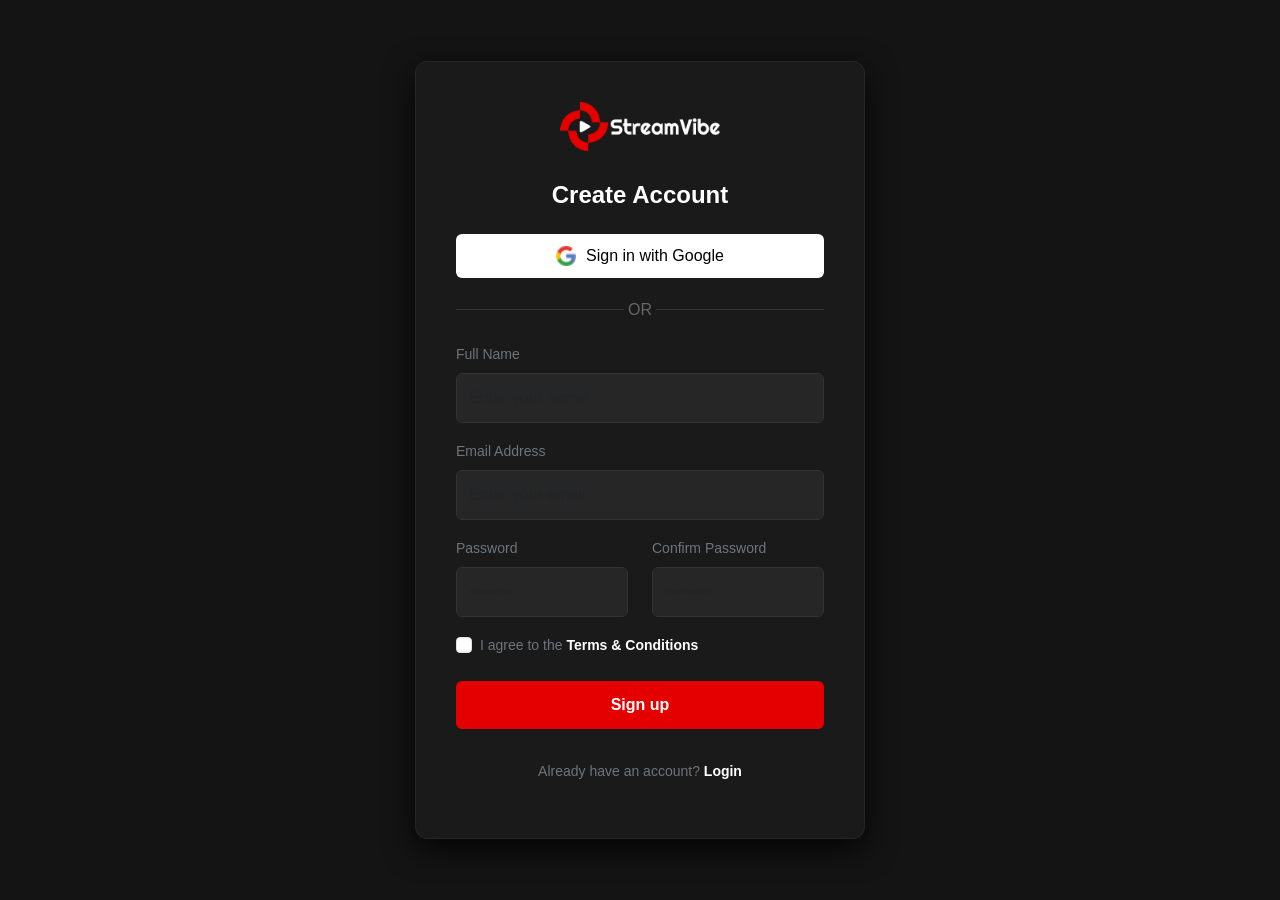
<file: signup.html>
<!DOCTYPE html>
<html lang="en">

<head>
    <meta charset="UTF-8">
    <meta name="viewport" content="width=device-width, initial-scale=1.0">
    <title>Singup - StreamVibe</title>
    <link href="https://cdn.jsdelivr.net/npm/bootstrap@5.3.8/dist/css/bootstrap.min.css" rel="stylesheet"
        integrity="sha384-sRIl4kxILFvY47J16cr9ZwB07vP4J8+LH7qKQnuqkuIAvNWLzeN8tE5YBujZqJLB" crossorigin="anonymous">
    <link rel="stylesheet" href="https://cdn.jsdelivr.net/npm/bootstrap-icons@1.11.3/font/bootstrap-icons.min.css">
    <link rel="stylesheet" href="https://cdnjs.cloudflare.com/ajax/libs/font-awesome/6.0.0/css/all.min.css">
    <link rel="stylesheet" href="./Styles/signup.css">
</head>

<body>

    <body>

        <div class="container d-flex justify-content-center px-3">
            <div class="signup-card">
                <div class="text-center">
                    <img src="./images/Logo.png" alt="Logo" class="logo-img">
                    <h2 class="h4 fw-bold mb-4">Create Account</h2>
                </div>

                <a href="./google-ui.html" style="text-decoration: none;">
                    <button class="btn btn-google w-100 mb-3">
                        <img src="./images/devicon_google.png" width="20" alt="Google">
                        Sign in with Google
                    </button>
                </a>


                <div class="divider">OR</div>

                <form>
                    <div class="mb-3">
                        <label class="form-label small text-secondary">Full Name</label>
                        <input type="text" class="form-control rounded-2" placeholder="Enter your name">
                    </div>

                    <div class="mb-3">
                        <label class="form-label small text-secondary">Email Address</label>
                        <input type="email" class="form-control rounded-2" placeholder="Enter your email">
                    </div>

                    <div class="row">
                        <div class="col-md-6 mb-3">
                            <label class="form-label small text-secondary">Password</label>
                            <input type="password" class="form-control rounded-2" placeholder="••••••••">
                        </div>
                        <div class="col-md-6 mb-3">
                            <label class="form-label small text-secondary">Confirm Password</label>
                            <input type="password" class="form-control rounded-2" placeholder="••••••••">
                        </div>
                    </div>

                    <div class="form-check mb-4">
                        <input type="checkbox" class="form-check-input" id="terms">
                        <label class="form-check-label small text-secondary" for="terms">
                            I agree to the <a href="#" class="text-white text-decoration-none fw-bold">Terms &
                                Conditions</a>
                        </label>
                    </div>

                    <a href="./index.html" <button type="submit" class="btn btn-login btn-danger w-100 mb-3">Sign
                        up</button>
                    </a>
                </form>

                <p class="text-center text-secondary small mt-3">
                    Already have an account? <a href="./login.html"
                        class="text-white text-decoration-none fw-bold">Login</a>
                </p>
            </div>
        </div>

        <script src="https://cdn.jsdelivr.net/npm/bootstrap@5.3.8/dist/js/bootstrap.bundle.min.js"
            integrity="sha384-FKyoEForCGlyvwx9Hj09JcYn3nv7wiPVlz7YYwJrWVcXK/BmnVDxM+D2scQbITxI"
            crossorigin="anonymous"></script>
    </body>

</html>
</file>
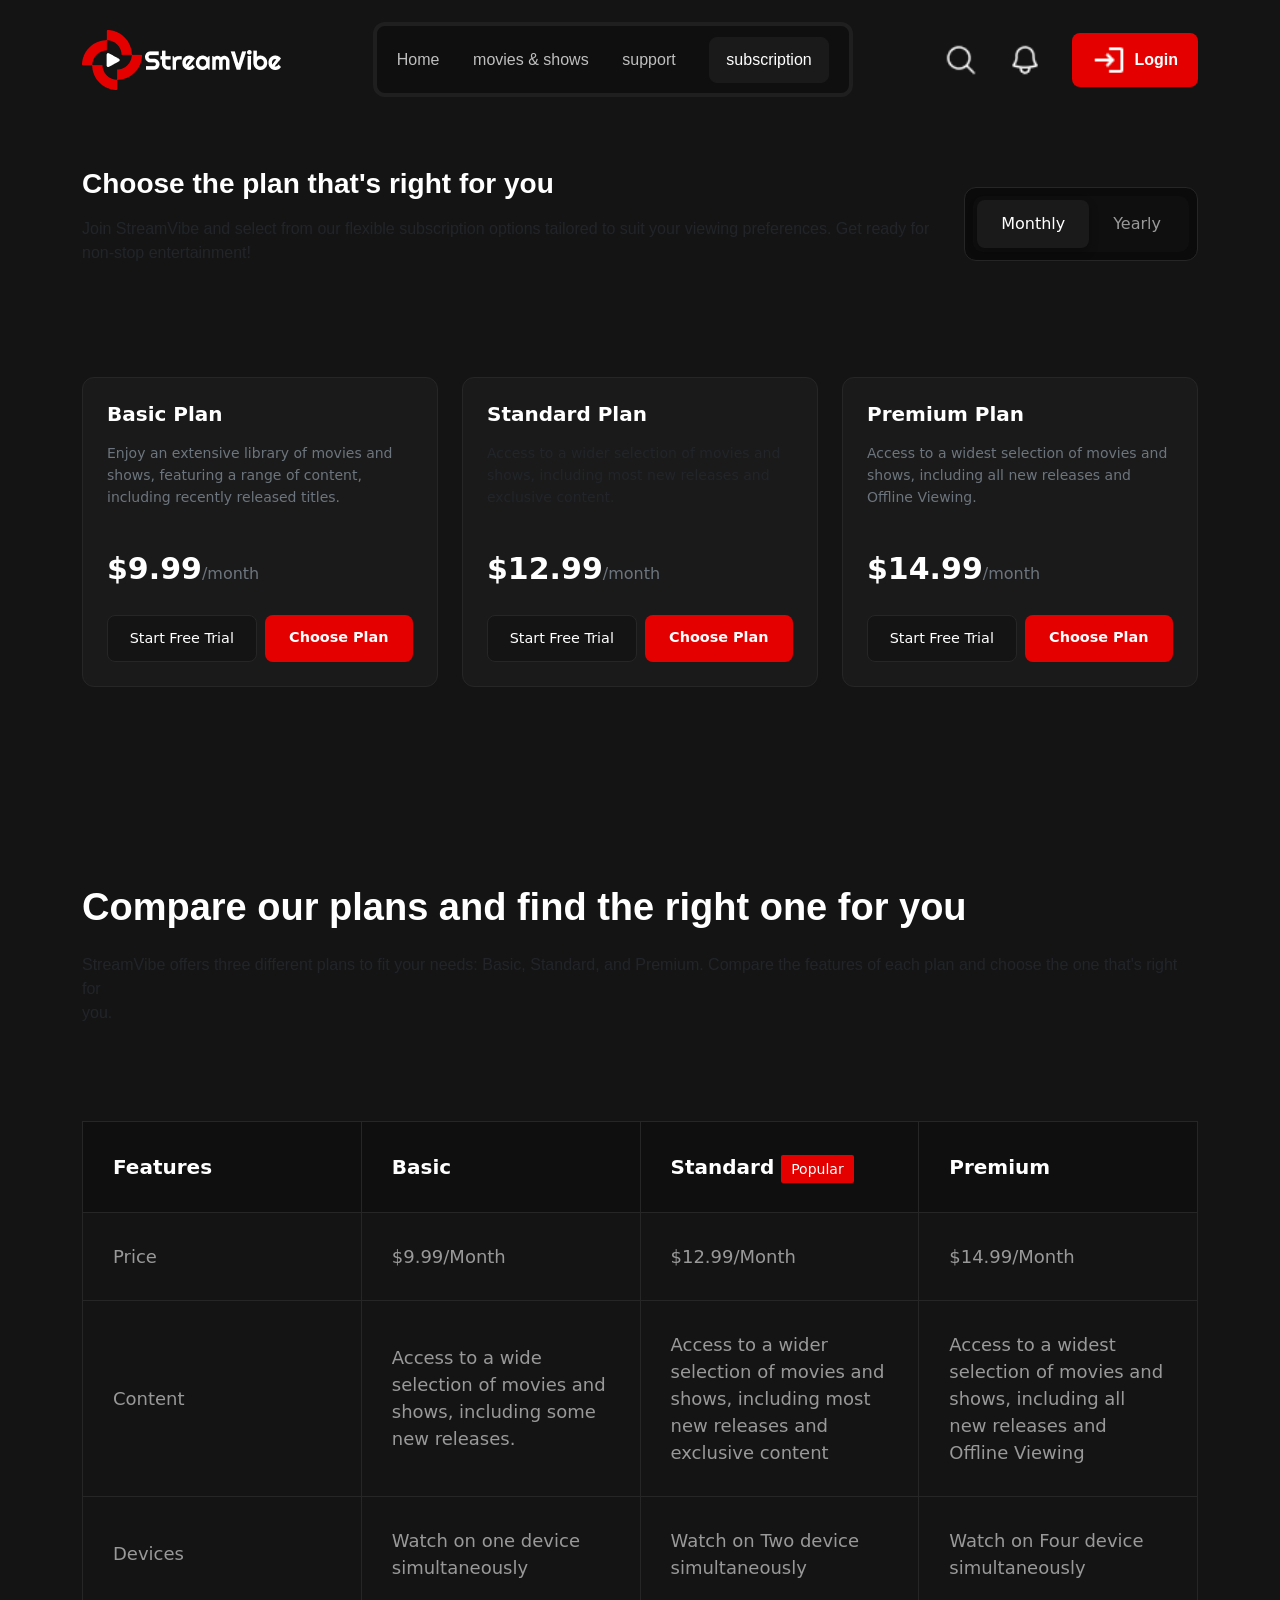
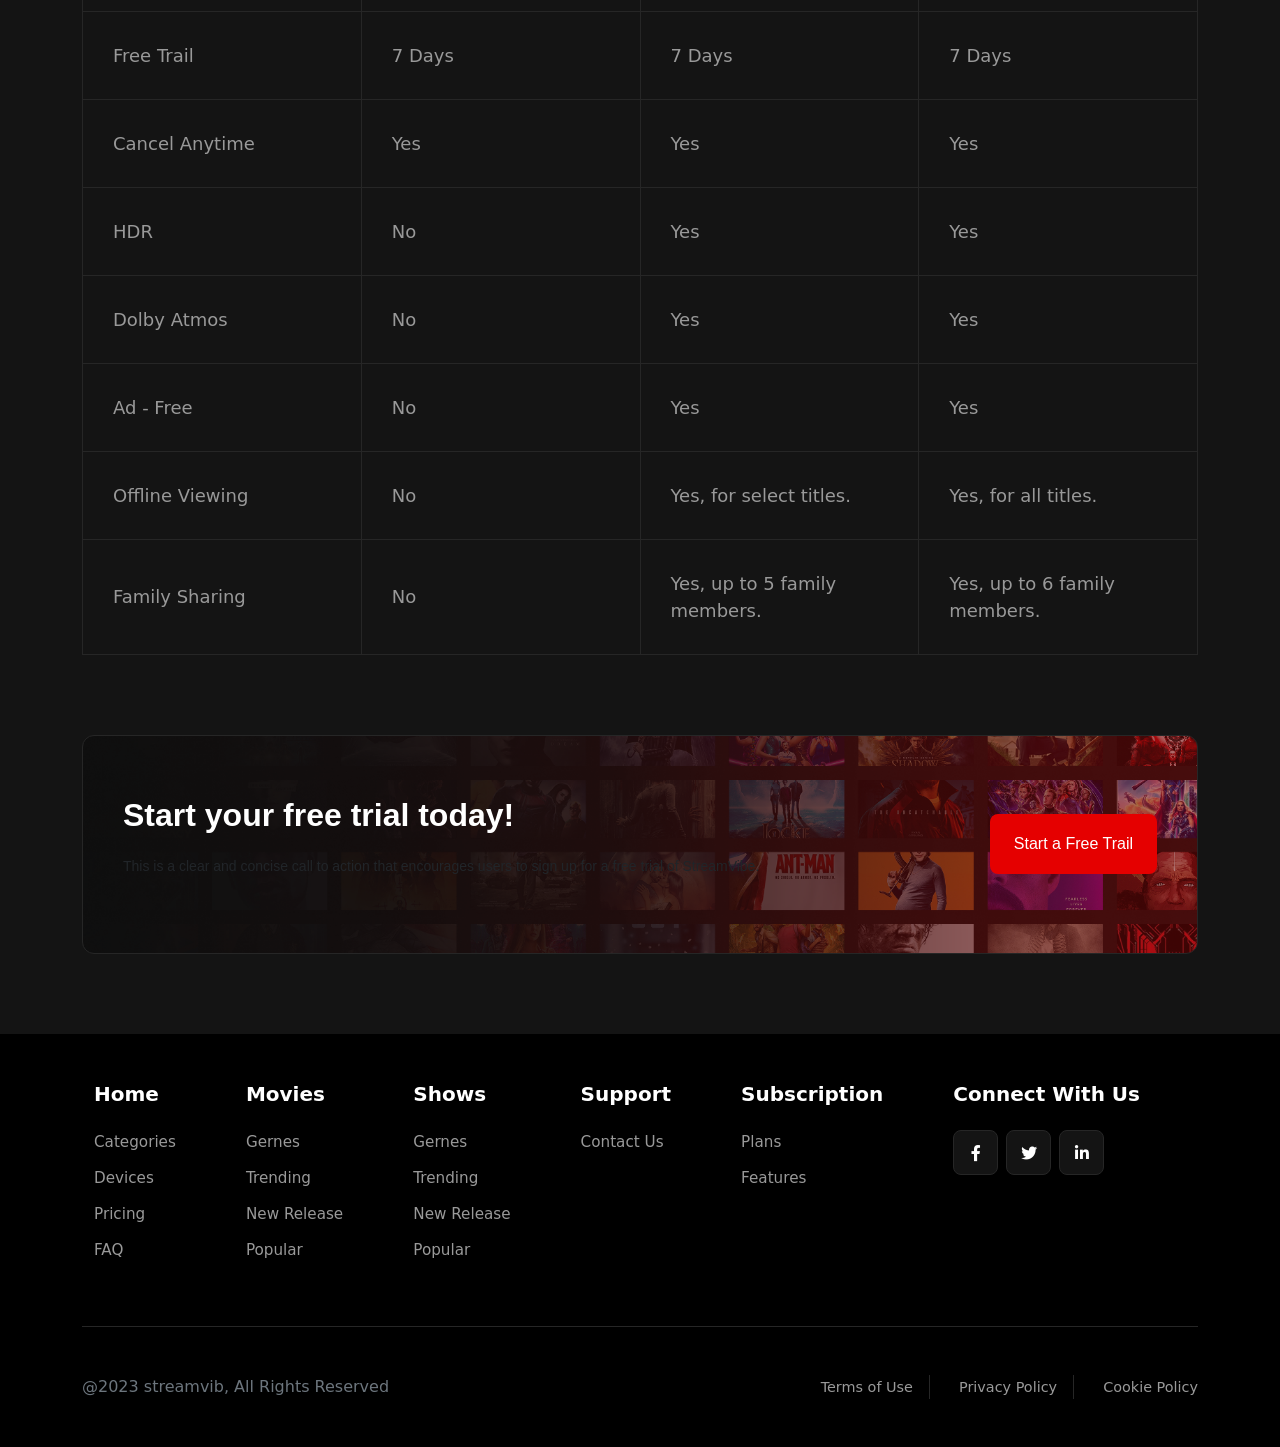
<file: Subscription Page.html>
<!DOCTYPE html>
<html lang="en">

<head>
    <meta charset="UTF-8">
    <meta name="viewport" content="width=device-width, initial-scale=1.0">
    <title>Subscription page</title>
    <link href="https://cdn.jsdelivr.net/npm/bootstrap@5.3.8/dist/css/bootstrap.min.css" rel="stylesheet"
        integrity="sha384-sRIl4kxILFvY47J16cr9ZwB07vP4J8+LH7qKQnuqkuIAvNWLzeN8tE5YBujZqJLB" crossorigin="anonymous">
    <link rel="stylesheet" href="https://cdn.jsdelivr.net/npm/bootstrap-icons@1.11.3/font/bootstrap-icons.min.css">
    <link rel="stylesheet" href="https://cdnjs.cloudflare.com/ajax/libs/font-awesome/6.0.0/css/all.min.css">
    <link rel="stylesheet" href="./Styles/Subscription Page.css">
</head>

<body>
    <div class="container">
        <header class="d-flex align-items-center justify-content-between">
            <img src="./images/Logo.png" alt="img" class="header-img">
            <nav class="d-flex align-items-center justify-content-between d-none d-md-flex d-lg-flex">
                <a href="./index.html" class="text-decoration-none">Home</a>
                <a href="./movies & shows page.html" class="text-decoration-none">movies & shows</a>
                <a href="./support page.html" class="text-decoration-none">support</a>
                <a href="#" class="text-decoration-none first">subscription</a>
            </nav>
            <div class="bars-icon d-block d-md-none d-lg-none"><i class="fa-solid fa-bars text-white"></i></div>
            <div class="icons d-flex d-none d-md-flex d-lg-flex">
                <img src="./images/search.png" alt="img">
                <img src="./images/Icons.png" alt="img">
                 <a href="login.html" class="login-btn">
                    <img src="./images/mdi_login.png" alt="login icon">
                    <span>Login</span>
                </a>
            </div>
        </header>
<!-- new section -->
         <section class="pricing-header py-5 ">
            <div class="containers">
                <div class="d-flex flex-column flex-md-row justify-content-between align-items-md-center gap-4">
                    <div class="header-content">
                        <h2 class="text-white mb-3 font-family">Choose the plan that's right for you</h2>
                        <p class="text-gray font-family">
                            Join StreamVibe and select from our flexible subscription options tailored to suit your
                            viewing
                            preferences. Get ready for non-stop entertainment!
                        </p>
                    </div>

                    <div class="plan-toggle-container p-2">
                        <div class="nav nav-pills custom-toggle" id="pills-tab" role="tablist">
                            <button class="nav-link active" id="pills-monthly-tab" data-bs-toggle="pill" type="button"
                                role="tab">Monthly</button>
                            <button class="nav-link" id="pills-yearly-tab" data-bs-toggle="pill" type="button"
                                role="tab">Yearly</button>
                        </div>
                    </div>
                </div>
            </div>
        </section>

        <section class="pricing-section py-5">
            <div class="containers">
                <div class="row g-4">
                    <div class="col-md-4">
                        <div class="plan-card p-4 h-100">
                            <h3 class="plan-title">Basic Plan</h3>
                            <p class="plan-description text-secondary">
                                Enjoy an extensive library of movies and shows, featuring a range of content, including
                                recently released titles.
                            </p>
                            <div class="plan-price my-4">
                                <span class="price-amount text-white">$9.99</span><span
                                    class="price-period text-secondary">/month</span>
                            </div>
                            <div class="d-flex gap-2">
                                <a href="#" class="btn btn-dark-custom w-100">Start Free Trial</a>
                                <a href="#" class="btn btn-danger-custom w-100">Choose Plan</a>
                            </div>
                        </div>
                    </div>

                    <div class="col-md-4">
                        <div class="plan-card p-4 h-100">
                            <h3 class="plan-title text-white">Standard Plan</h3>
                            <p class="plan-description text-gray">
                                Access to a wider selection of movies and shows, including most new releases and
                                exclusive
                                content.
                            </p>
                            <div class="plan-price my-4">
                                <span class="price-amount text-white">$12.99</span><span
                                    class="price-period text-secondary">/month</span>
                            </div>
                            <div class="d-flex gap-2">
                                <a href="#" class="btn btn-dark-custom w-100">Start Free Trial</a>
                                <a href="#" class="btn btn-danger-custom w-100">Choose Plan</a>
                            </div>
                        </div>
                    </div>

                    <div class="col-md-4">
                        <div class="plan-card p-4 h-100">
                            <h3 class="plan-title">Premium Plan</h3>
                            <p class="plan-description text-secondary">
                                Access to a widest selection of movies and shows, including all new releases and Offline
                                Viewing.
                            </p>
                            <div class="plan-price my-4">
                                <span class="price-amount text-white">$14.99</span><span
                                    class="price-period text-secondary">/month</span>
                            </div>
                            <div class="d-flex gap-2">
                                <a href="#" class="btn btn-dark-custom w-100">Start Free Trial</a>
                                <a href="#" class="btn btn-danger-custom w-100">Choose Plan</a>
                            </div>
                        </div>
                    </div>
                </div>
            </div>
        </section>
        <!-- new section -->
         <div class="table-section d-flex flex-column">
            <div class="table-description d-flex flex-column">
                <h1 class="text-white font-family">Compare our plans and find the right one for you</h1>
                <p class="text-gray font-family font-size">StreamVibe offers three different plans to fit your needs: Basic, Standard, and Premium. Compare the features of each plan and choose the one that's right for <br> you.</p>
            </div>
            <table class="d-none d-md-block d-lg-block">
                <tr>
                    <th>Features</th>
                    <th>Basic</th>
                    <th>
                       Standard
                       <span >Popular</span>
                    </th>
                    <th>Premium</th>
                </tr>
                <tbody>
                    <tr>
                        <td>Price</td>
                        <td>$9.99/Month</td>
                        <td>$12.99/Month</td>
                        <td>$14.99/Month</td>
                    </tr>
                    <tr>
                        <td>Content</td>
                        <td>Access to a wide selection of movies and shows, including some new releases.</td>
                        <td >Access to a wider selection of movies and shows, including most new releases and exclusive content</td>
                        <td>Access to a widest selection of movies and shows, including all new releases and Offline Viewing</td>
                    </tr>
                    <tr>
                        <td>Devices</td>
                        <td>Watch on one device simultaneously</td>
                        <td>Watch on Two device simultaneously</td>
                        <td>Watch on Four device simultaneously</td>
                    </tr>
                    <tr>
                        <td>Free Trail</td>
                        <td>7 Days</td>
                        <td>7 Days</td>
                        <td>7 Days</td>
                    </tr>
                    <tr>
                        <td>Cancel Anytime</td>
                        <td>Yes</td>
                        <td>Yes</td>
                        <td>Yes</td>
                    </tr>
                    <tr>
                        <td>HDR</td>
                        <td>No</td>
                        <td>Yes</td>
                        <td>Yes</td>
                    </tr>
                    <tr>
                        <td>Dolby Atmos</td>
                        <td>No</td>
                        <td>Yes</td>
                        <td>Yes</td>
                    </tr>
                    <tr>
                        <td>Ad - Free</td>
                        <td>No</td>
                        <td>Yes</td>
                        <td>Yes</td>
                    </tr>
                    <tr>
                        <td>Offline Viewing</td>
                        <td>No</td>
                        <td>Yes, for select titles.</td>
                        <td>Yes, for all titles.</td>
                    </tr>
                    <tr>
                        <td>Family Sharing</td>
                        <td>No</td>
                        <td>Yes, up to 5 family members.</td>
                        <td>Yes, up to 6 family members.</td>
                    </tr>
                </tbody>
            </table>
            <div class="mobile d-flex d-md-none d-lg-none flex-column ">
                <div class="table-header d-flex align-items-center justify-content-between">
                <span class="text-gray">basic</span>
                <span class="unique text-white">standard</span>
                <span class="text-gray">Premium</span>
            </div>
            <div class="subscription-card">
                <div class="card-row d-flex">
                    <div class="info-group">
                    <p class="label font-family text-gray">Price</p>
                    <p class="value text-white font-family">$12.99/Month</p>
                    </div>
                    <div class="info-group">
                    <p class="label font-family text-gray">Free Trial</p>
                    <p class="value text-white font-family">7 Days</p>
                    </div>
                </div>

                <div class="info-group">
                    <p class="label font-family text-gray">Content</p>
                    <p class="value text-white font-family">Access to a wider selection of movies and shows, including most new releases and exclusive content</p>
                </div>

                <div class="info-group">
                    <p class="label font-family text-gray">Devices</p>
                    <p class="value text-white font-family">Watch on Two device simultaneously</p>
                </div>
                <div class="features-grid d-grid">
                    <div class="info-group">
                    <p class="label font-family text-gray">Cancel Anytime</p>
                    <p class="value text-white font-family">Yes</p>
                    </div>
                    <div class="info-group">
                    <p class="label font-family text-gray">HDR</p>
                    <p class="value text-white font-family">Yes</p>
                    </div>
                    <div class="info-group">
                    <p class="label font-family text-gray">Dolby Atmos</p>
                    <p class="value text-white font-family">Yes</p>
                    </div>
                    <div class="info-group">
                    <p class="label font-family text-gray">Ad - Free</p>
                    <p class="value text-white font-family">Yes</p>
                    </div>
                    <div class="info-group">
                    <p class="label font-family text-gray">Offline Viewing</p>
                    <p class="value text-white font-family">Yes, for select titles.</p>
                    </div>
                    <div class="info-group">
                    <p class="label font-family text-gray">Family Sharing</p>
                    <p class="value text-white font-family">5 family members.</p>
                    </div>
                </div>
                </div>
            </div>
         </div>
         <!-- new section -->
           <div class="banner d-flex justify-content-between align-items-center">
            <div class="text-banner d-flex flex-column">
                <h2 class="text-white font-family">Start your free trial today!</h2>
                <p class="text-gray font-family font-size">This is a clear and concise call to action that encourages users to sign up for a free trial of StreamVibe.</p>
            </div>
            <button class="text-white font-family font-size">Start a Free Trail</button>
         </div>
        </div>
        <!-- footer -->
         <footer class="footer-section py-5 bg-black">
            <div class="container">
                <div class="row g-4">
                    <div class="col-6 col-md-2">
                        <h5 class="text-white fw-bold mb-4">Home</h5>
                        <ul class="list-unstyled footer-links">
                            <li><a href="#">Categories</a></li>
                            <li><a href="#">Devices</a></li>
                            <li><a href="#">Pricing</a></li>
                            <li><a href="#">FAQ</a></li>
                        </ul>
                    </div>

                    <div class="col-6 col-md-2">
                        <h5 class="text-white fw-bold mb-4">Movies</h5>
                        <ul class="list-unstyled footer-links">
                            <li><a href="#">Gernes</a></li>
                            <li><a href="#">Trending</a></li>
                            <li><a href="#">New Release</a></li>
                            <li><a href="#">Popular</a></li>
                        </ul>
                    </div>

                    <div class="col-6 col-md-2">
                        <h5 class="text-white fw-bold mb-4">Shows</h5>
                        <ul class="list-unstyled footer-links">
                            <li><a href="#">Gernes</a></li>
                            <li><a href="#">Trending</a></li>
                            <li><a href="#">New Release</a></li>
                            <li><a href="#">Popular</a></li>
                        </ul>
                    </div>

                    <div class="col-6 col-md-2">
                        <h5 class="text-white fw-bold mb-4">Support</h5>
                        <ul class="list-unstyled footer-links">
                            <li><a href="#">Contact Us</a></li>
                        </ul>
                    </div>

                    <div class="col-6 col-md-2">
                        <h5 class="text-white fw-bold mb-4">Subscription</h5>
                        <ul class="list-unstyled footer-links">
                            <li><a href="#">Plans</a></li>
                            <li><a href="#">Features</a></li>
                        </ul>
                    </div>

                    <div class="col-12 col-md-2 icon-footer">
                        <h5 class="text-white fw-bold mb-4">Connect With Us</h5>
                        <div class="d-flex gap-2">
                            <a href="#" class="social-icon"><i class="fab fa-facebook-f"></i></a>
                            <a href="#" class="social-icon"><i class="fab fa-twitter"></i></a>
                            <a href="#" class="social-icon"><i class="fab fa-linkedin-in"></i></a>
                        </div>
                    </div>
                </div>

                <hr class="footer-divider my-5">

                <div class="row align-items-center">
                    <div class="end-footer col-md-6 text-center text-md-start mb-3 mb-md-0">
                        <p class="text-secondary mb-0">@2023 streamvib, All Rights Reserved</p>
                    </div>
                    <div class=" end-footer col-md-6 text-center text-md-end">
                        <ul class="list-inline mb-0 bottom-links">
                            <li class="list-inline-item pe-3 border-end"><a href="#">Terms of Use</a></li>
                            <li class="list-inline-item px-3 border-end"><a href="#">Privacy Policy</a></li>
                            <li class="list-inline-item ps-3"><a href="#">Cookie Policy</a></li>
                        </ul>
                    </div>
                </div>
            </div>
        </footer>
    </div>

    <script src="https://cdn.jsdelivr.net/npm/bootstrap@5.3.8/dist/js/bootstrap.bundle.min.js"
        integrity="sha384-FKyoEForCGlyvwx9Hj09JcYn3nv7wiPVlz7YYwJrWVcXK/BmnVDxM+D2scQbITxI"
        crossorigin="anonymous"></script>
</body>

</html>
</file>
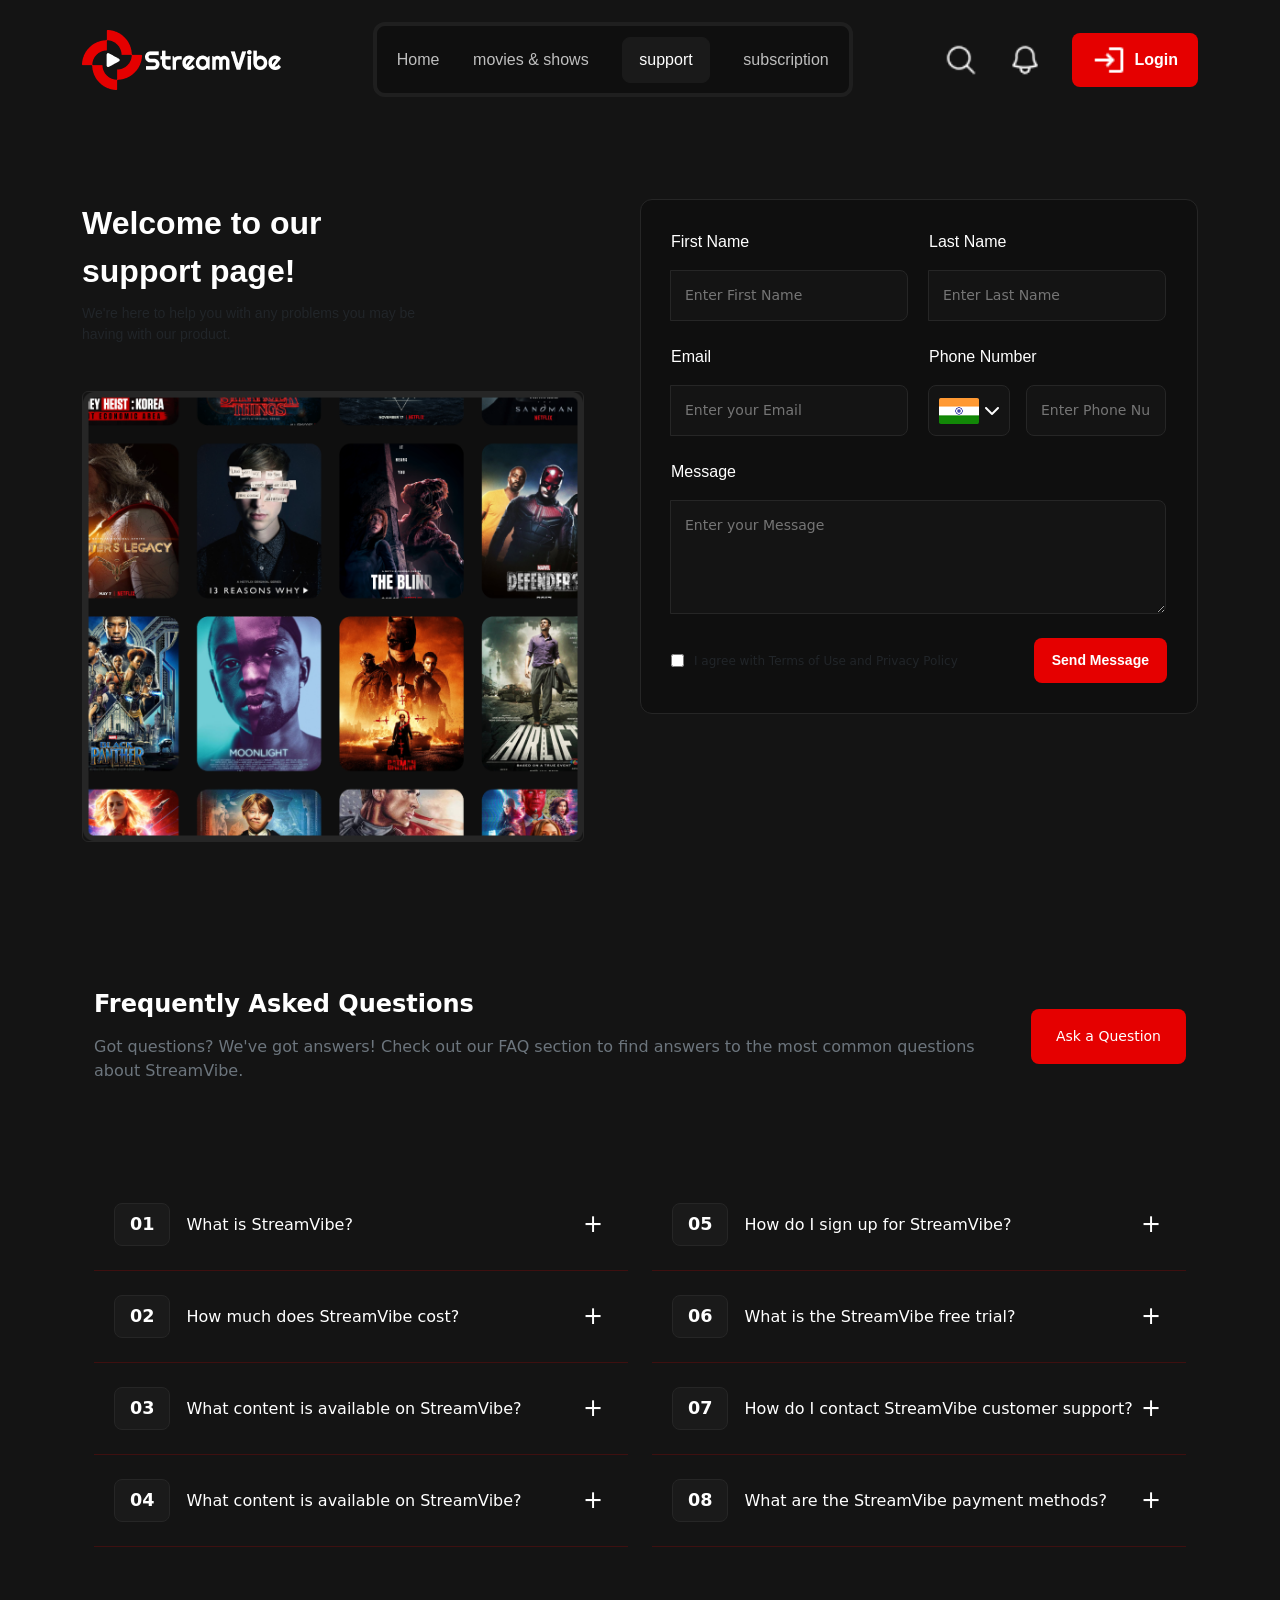
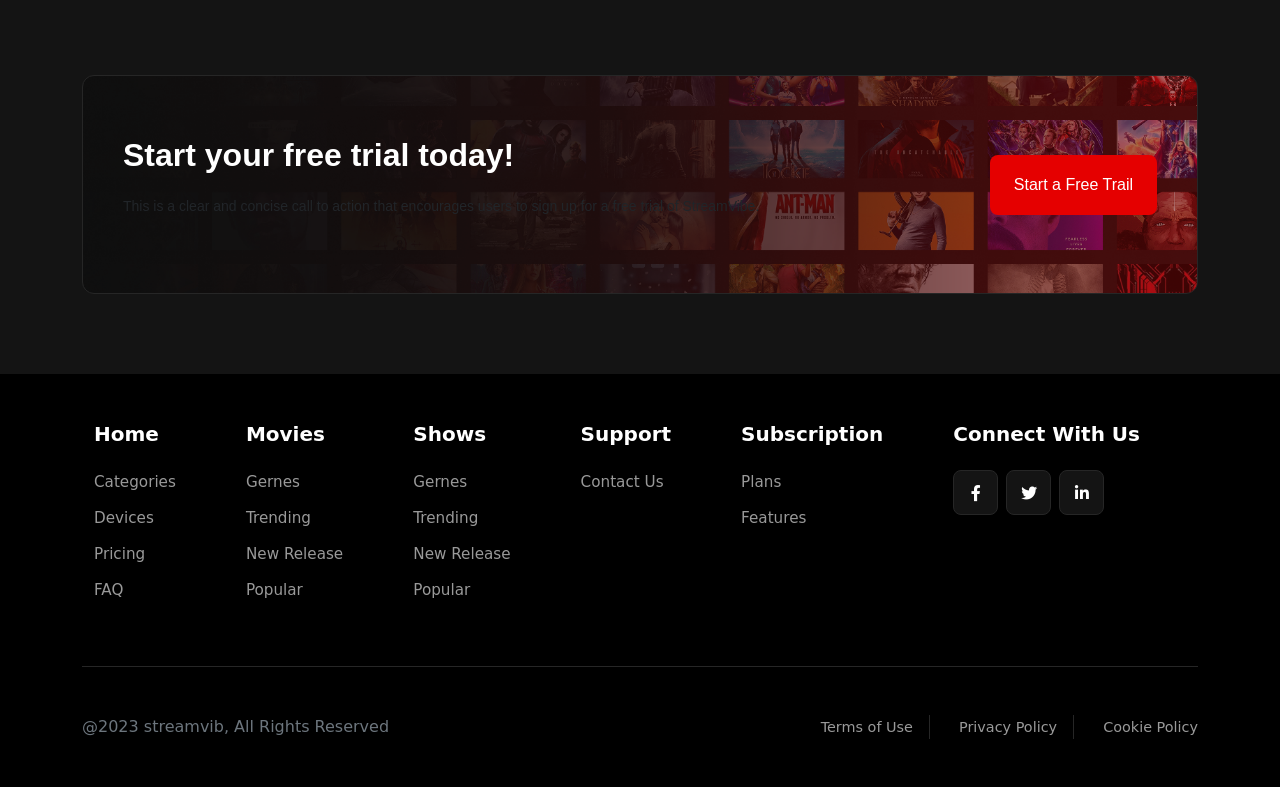
<file: support page.html>
<!DOCTYPE html>
<html lang="en">

<head>
    <meta charset="UTF-8">
    <meta name="viewport" content="width=device-width, initial-scale=1.0">
    <title>support page</title>
    <link href="https://cdn.jsdelivr.net/npm/bootstrap@5.3.8/dist/css/bootstrap.min.css" rel="stylesheet"
        integrity="sha384-sRIl4kxILFvY47J16cr9ZwB07vP4J8+LH7qKQnuqkuIAvNWLzeN8tE5YBujZqJLB" crossorigin="anonymous">
    <link rel="stylesheet" href="https://cdn.jsdelivr.net/npm/bootstrap-icons@1.11.3/font/bootstrap-icons.min.css">
    <link rel="stylesheet" href="https://cdnjs.cloudflare.com/ajax/libs/font-awesome/6.0.0/css/all.min.css">
    <link rel="stylesheet" href="./Styles/support page.css">
</head>

<body>
    <div class="container">
        <header class="d-flex align-items-center justify-content-between">
            <img src="./images/Logo.png" alt="img" class="header-img">
            <nav class="d-flex align-items-center justify-content-between d-none d-md-flex d-lg-flex">
                <a href="./index.html" class="text-decoration-none">Home</a>
                <a href="./movies & shows page.html" class="text-decoration-none">movies & shows</a>
                <a href="#" class="text-decoration-none first">support</a>
                <a href="./Subscription Page.html" class="text-decoration-none">subscription</a>
            </nav>
            <div class="bars-icon d-block d-md-none d-lg-none"><i class="fa-solid fa-bars text-white"></i></div>
            <div class="icons d-flex d-none d-md-flex d-lg-flex">
                <img src="./images/search.png" alt="img">
                <img src="./images/Icons.png" alt="img">
                 <a href="login.html" class="login-btn">
                    <img src="./images/mdi_login.png" alt="login icon">
                    <span>Login</span>
                </a>
            </div>
        </header>
        <div class="support-container d-flex">
            <!-- left section -->
            <div class="left-section d-flex flex-column">
                <div class="text-content">
                    <h1 class="font-family text-white">Welcome to our <br> support page!</h1>
                    <p class="font-family text-gray font-size">We're here to help you with any problems you may be <br>
                        having with our product.</p>
                </div>
                <div class="support-img"> <img src="./images/support-img.png" alt="img"></div>
            </div>
            <!-- right -->
            <div class="right-section background-black">
                <form class="support-form d-flex flex-column">
                    <!-- firtst row -->
                    <div class="form-row d-flex">
                        <div class="input-group d-flex flex-column gap-3">
                            <label class="text-white font-family font-size">First Name</label>
                            <input type="text" placeholder="Enter First Name">
                        </div>
                        <div class="input-group d-flex flex-column gap-3">
                            <label class="text-white font-family font-size">Last Name</label>
                            <input type="text" placeholder="Enter Last Name">
                        </div>
                    </div>
                    <!-- second row -->
                    <div class="form-row d-flex align-items-center">
                        <div class="input-group d-flex flex-column gap-3">
                            <label class="text-white font-family font-size">Email</label>
                            <input type="email" placeholder="Enter your Email">
                        </div>
                        <div class="input-group d-flex flex-column gap-3">
                            <label class="text-white phone-num font-family font-size">Phone Number</label>
                            <div class="phone-input d-flex">
                                <div class="flag d-flex align-items-center">
                                    <img src="./images/flag.png" alt="img">
                                    <span><i class="fa-solid text-white fa-chevron-down"></i></span>
                                </div>
                                <input type="text" placeholder="Enter Phone Number">
                            </div>
                        </div>
                    </div>
                    <!-- textarea -->
                    <div class="input-group d-flex flex-column gap-3">
                        <label class="text-white font-family font-size">Message</label>
                        <textarea placeholder="Enter your Message" rows="4"></textarea>
                    </div>
                    <!-- footer form -->
                    <div class="form-footer d-flex justify-content-between align-items-center">
                        <label class="checkbox-container d-flex align-items-center text-gray">
                            <input type="checkbox">
                            <!-- <span class="checkmark"></span> -->
                            <span>I agree with Terms of Use and Privacy Policy</span>
                        </label>
                        <button type="submit" class="send-btn text-white font-family">Send Message</button>
                    </div>
                </form>
            </div>
        </div>

        <section class="faq-header py-5">
            <div class="container">
                <div class="d-md-flex justify-content-between align-items-center">

                    <div class="text-content mb-4 mb-md-0">
                        <h2 class="text-white fw-bold mb-3 display-6">Frequently Asked Questions</h2>
                        <p class="text-secondary mb-0 fs-6">
                            Got questions? We've got answers! Check out our FAQ section to find answers to the most
                            common
                            questions about StreamVibe.
                        </p>
                    </div>

                    <div class="action-button">
                        <a href="#" class="btn btn py-3 px-4 fw-medium rounded-3 custom-red-btn text-white">
                            Ask a Question
                        </a>
                    </div>

                </div>
            </div>
        </section>

        <section class="faq-list py-5">
            <div class="container">
                <div class="row">
                    <div class="col-md-6">
                        <div class="accordion accordion-flush custom-faq" id="faqCol1">
                            <div class="accordion-item bg-transparent border-bottom border-danger-subtle">
                                <h2 class="accordion-header">
                                    <button class="accordion-button collapsed bg-transparent text-white py-4"
                                        type="button" data-bs-toggle="collapse" data-bs-target="#q1">
                                        <span class="faq-number me-3">01</span> What is StreamVibe?
                                    </button>
                                </h2>
                                <div id="q1" class="accordion-collapse collapse" data-bs-parent="#faqCol1">
                                    <div class="accordion-body text-secondary ps-5 ms-3">
                                        StreamVibe is a streaming service that allows you to watch movies and shows on
                                        demand.
                                    </div>
                                </div>
                            </div>
                        </div>
                    </div>

                    <div class="col-md-6">
                        <div class="accordion accordion-flush custom-faq" id="faqCol2">
                            <div class="accordion-item bg-transparent border-bottom border-danger-subtle">
                                <h2 class="accordion-header">
                                    <button class="accordion-button collapsed bg-transparent text-white py-4"
                                        type="button" data-bs-toggle="collapse" data-bs-target="#q5">
                                        <span class="faq-number me-3">05</span> How do I sign up for StreamVibe?
                                    </button>
                                </h2>
                                <div id="q5" class="accordion-collapse collapse" data-bs-parent="#faqCol2">
                                </div>
                            </div>
                        </div>
                    </div>
                    <div class="col-md-6">
                        <div class="accordion accordion-flush custom-faq" id="faqCol2">
                            <div class="accordion-item bg-transparent border-bottom border-danger-subtle">
                                <h2 class="accordion-header">
                                    <button class="accordion-button collapsed bg-transparent text-white py-4"
                                        type="button" data-bs-toggle="collapse" data-bs-target="#q5">
                                        <span class="faq-number me-3">02</span> How much does StreamVibe cost?
                                    </button>
                                </h2>
                                <div id="q5" class="accordion-collapse collapse" data-bs-parent="#faqCol2">
                                </div>
                            </div>
                        </div>
                    </div>
                    <div class="col-md-6">
                        <div class="accordion accordion-flush custom-faq" id="faqCol2">
                            <div class="accordion-item bg-transparent border-bottom border-danger-subtle">
                                <h2 class="accordion-header">
                                    <button class="accordion-button collapsed bg-transparent text-white py-4"
                                        type="button" data-bs-toggle="collapse" data-bs-target="#q5">
                                        <span class="faq-number me-3">06</span> What is the StreamVibe free trial?
                                    </button>
                                </h2>
                                <div id="q5" class="accordion-collapse collapse" data-bs-parent="#faqCol2">
                                </div>
                            </div>
                        </div>
                    </div>
                    <div class="col-md-6">
                        <div class="accordion accordion-flush custom-faq" id="faqCol2">
                            <div class="accordion-item bg-transparent border-bottom border-danger-subtle">
                                <h2 class="accordion-header">
                                    <button class="accordion-button collapsed bg-transparent text-white py-4"
                                        type="button" data-bs-toggle="collapse" data-bs-target="#q5">
                                        <span class="faq-number me-3">03</span> What content is available on StreamVibe?
                                    </button>
                                </h2>
                                <div id="q5" class="accordion-collapse collapse" data-bs-parent="#faqCol2">
                                </div>
                            </div>
                        </div>
                    </div>
                    <div class="col-md-6">
                        <div class="accordion accordion-flush custom-faq" id="faqCol2">
                            <div class="accordion-item bg-transparent border-bottom border-danger-subtle">
                                <h2 class="accordion-header">
                                    <button class="accordion-button collapsed bg-transparent text-white py-4"
                                        type="button" data-bs-toggle="collapse" data-bs-target="#q5">
                                        <span class="faq-number me-3">07</span> How do I contact StreamVibe customer
                                        support?
                                    </button>
                                </h2>
                                <div id="q5" class="accordion-collapse collapse" data-bs-parent="#faqCol2">
                                </div>
                            </div>
                        </div>
                    </div>
                    <div class="col-md-6">
                        <div class="accordion accordion-flush custom-faq" id="faqCol2">
                            <div class="accordion-item bg-transparent border-bottom border-danger-subtle">
                                <h2 class="accordion-header">
                                    <button class="accordion-button collapsed bg-transparent text-white py-4"
                                        type="button" data-bs-toggle="collapse" data-bs-target="#q5">
                                        <span class="faq-number me-3">04</span> What content is available on StreamVibe?
                                    </button>
                                </h2>
                                <div id="q5" class="accordion-collapse collapse" data-bs-parent="#faqCol2">
                                </div>
                            </div>
                        </div>
                    </div>
                    <div class="col-md-6">
                        <div class="accordion accordion-flush custom-faq" id="faqCol2">
                            <div class="accordion-item bg-transparent border-bottom border-danger-subtle">
                                <h2 class="accordion-header">
                                    <button class="accordion-button collapsed bg-transparent text-white py-4"
                                        type="button" data-bs-toggle="collapse" data-bs-target="#q5">
                                        <span class="faq-number me-3">08</span> What are the StreamVibe payment methods?
                                    </button>
                                </h2>
                                <div id="q5" class="accordion-collapse collapse" data-bs-parent="#faqCol2">
                                </div>
                            </div>
                        </div>
                    </div>
                </div>
            </div>
        </section>

        <div class="banner d-flex justify-content-between align-items-center">
            <div class="text-banner d-flex flex-column">
                <h2 class="text-white font-family">Start your free trial today!</h2>
                <p class="text-gray font-family font-size">This is a clear and concise call to action that encourages
                    users to sign up for a free trial of StreamVibe.</p>
            </div>
            <button class="text-white font-family font-size">Start a Free Trail</button>
        </div>
    </div>

    <footer class="footer-section py-5 bg-black">
        <div class="container">
            <div class="row g-4">
                <div class="col-6 col-md-2">
                    <h5 class="text-white fw-bold mb-4">Home</h5>
                    <ul class="list-unstyled footer-links">
                        <li><a href="#">Categories</a></li>
                        <li><a href="#">Devices</a></li>
                        <li><a href="#">Pricing</a></li>
                        <li><a href="#">FAQ</a></li>
                    </ul>
                </div>

                <div class="col-6 col-md-2">
                    <h5 class="text-white fw-bold mb-4">Movies</h5>
                    <ul class="list-unstyled footer-links">
                        <li><a href="#">Gernes</a></li>
                        <li><a href="#">Trending</a></li>
                        <li><a href="#">New Release</a></li>
                        <li><a href="#">Popular</a></li>
                    </ul>
                </div>

                <div class="col-6 col-md-2">
                    <h5 class="text-white fw-bold mb-4">Shows</h5>
                    <ul class="list-unstyled footer-links">
                        <li><a href="#">Gernes</a></li>
                        <li><a href="#">Trending</a></li>
                        <li><a href="#">New Release</a></li>
                        <li><a href="#">Popular</a></li>
                    </ul>
                </div>

                <div class="col-6 col-md-2">
                    <h5 class="text-white fw-bold mb-4">Support</h5>
                    <ul class="list-unstyled footer-links">
                        <li><a href="#">Contact Us</a></li>
                    </ul>
                </div>

                <div class="col-6 col-md-2">
                    <h5 class="text-white fw-bold mb-4">Subscription</h5>
                    <ul class="list-unstyled footer-links">
                        <li><a href="#">Plans</a></li>
                        <li><a href="#">Features</a></li>
                    </ul>
                </div>

                <div class="col-12 col-md-2 icon-footer">
                    <h5 class="text-white fw-bold mb-4">Connect With Us</h5>
                    <div class="d-flex gap-2">
                        <a href="#" class="social-icon"><i class="fab fa-facebook-f"></i></a>
                        <a href="#" class="social-icon"><i class="fab fa-twitter"></i></a>
                        <a href="#" class="social-icon"><i class="fab fa-linkedin-in"></i></a>
                    </div>
                </div>
            </div>

            <hr class="footer-divider my-5">

            <div class="row align-items-center">
                <div class="end-footer col-md-6 text-center text-md-start mb-3 mb-md-0">
                    <p class="text-secondary mb-0">@2023 streamvib, All Rights Reserved</p>
                </div>
                <div class=" end-footer col-md-6 text-center text-md-end">
                    <ul class="list-inline mb-0 bottom-links">
                        <li class="list-inline-item pe-3 border-end"><a href="#">Terms of Use</a></li>
                        <li class="list-inline-item px-3 border-end"><a href="#">Privacy Policy</a></li>
                        <li class="list-inline-item ps-3"><a href="#">Cookie Policy</a></li>
                    </ul>
                </div>
            </div>
        </div>
    </footer>
    </div>

    <script src="https://cdn.jsdelivr.net/npm/bootstrap@5.3.8/dist/js/bootstrap.bundle.min.js"
        integrity="sha384-FKyoEForCGlyvwx9Hj09JcYn3nv7wiPVlz7YYwJrWVcXK/BmnVDxM+D2scQbITxI"
        crossorigin="anonymous"></script>
</body>

</html>
</file>
<file: Styles/home.css>
* {
    margin: 0;
    padding: 0;
    box-sizing: border-box;
}

body {
    background-color: #141414;
}

.font-family {
    font-family: "Manrope", sans-serif;
}

.container-1 {
    position: relative;
    background-image: url("../images/Group\ 1.png");
    background-size: cover;
    background-position: center;
    background-repeat: no-repeat;
    overflow: hidden;
}

.container-1 header {
    position: absolute;
    top: 0;
    left: 0;
    width: 100%;
    z-index: 10;
    padding: 22px 135px;
    display: flex;
    justify-content: space-between;
    align-items: center;
}


.header-img {
    width: 165px;
    height: auto;
    object-fit: contain;
}


.icons {
    gap: 30px;
}

.icons img {
    width: 34px;
    height: 34px;
    object-fit: contain;
}

.hero-section {
    position: relative;
    height: 100vh;
}

.hero-section .container {
    position: relative;
    z-index: 3;
    padding-bottom: 1px;
    
   
    display: flex;
    flex-direction: column;
    align-items: center;  
    justify-content: center; 
    text-align: center;      
    min-height: 100vh;      
}

.hero-section h1 {
    font-size: 64px;
    line-height: 1.1;
    width: 100%;            
}

.hero-section p {
    color: #9f9f9f !important;
    line-height: 1.8;
    margin-left: auto;     
    margin-right: auto;
}


nav {
    display: flex;
    align-items: center;
    justify-content: space-between;
    width: 100%;
    max-width: 586px;
    height: 75px;
    border: 4px solid #1F1F1F;
    border-radius: 12px;
    background-color: #0F0F0F;
    padding: 0 40px;
}

nav .first {
    display: flex;
    align-items: center;
    border: 1px solid #1A1A1A;
    border-radius: 8px;
    padding: 14px 24px;
    background-color: #1A1A1A;
    color: white;

    &:hover {
        color: #BFBFBF;
    }

    &:active {
        color: red;
    }
}


nav a {
    font-family: "Manrope", sans-serif;
    font-size: 18px;
    font-weight: 400;
    color: #BFBFBF;

    &:hover {
        color: white;
    }

    &:active {
        color: red;
    }
}

.bars-icon {
    background-color: #1A1A1A;
    border: 3px solid #262626;
    padding: 12px;
    border-radius: 6px;
    cursor: pointer;
}

.icons {
    display: flex;
    align-items: center;
    gap: 30px;
}

.icons img {
    width: 34px;
    height: 34px;
}
.button1 {
    background-color: #E50000;
    color: #fff;
    border: none;
    border-radius: 8px;
    display: inline-flex;   
    align-items: center;
}

.button1:hover {
    background-color: #b30000; 
    color: #fff;
}
.login-btn {
    display: inline-flex;
    align-items: center;
    gap: 8px;
    padding: 10px 20px;
    background-color: #E50000;
    color: white;
    text-decoration: none;
    border-radius: 8px;
    font-family: Arial, sans-serif;
    font-weight: bold;
    transition: background 0.3s ease;
}

.login-btn img {
    width: 34px;
    height: 34px;
}

.login-btn:hover {
    background-color: #1F1F1F;
}

.bars-icon {
    font-size: 24px;
}


.f-butt {
    width: 251px;
    height: 64px;
    background-color: #E50000;
    border-radius: 8px;
    padding: 14px 24px;
}

.f-butt p {
    font-weight: 400;
    font-size: 18px;
}

.s-butt {
    width: 56px;
    height: 56px;
    border: 1px solid #262626;
    border-radius: 8px;
    padding: 14px;
}


.slider-controls {
    background-color: #0F0F0F !important;
    border-color: #262626 !important;
}

.btn-custom-dark {
    background-color: #1A1A1A;
    border: 1px solid #262626;
    padding: 10px 15px;
    border-radius: 8px;
    transition: 0.3s;
}

.btn-custom-dark:hover {
    background-color: #262626;
}

.indicator {
    width: 12px;
    height: 3px;
    background-color: #333;
    border-radius: 2px;
}

.indicator.active {
    background-color: #E50000;
    width: 18px;
}

.text-secondary {
    color: #999999 !important;
}


.bg-custom-dark {
    background-color: #262626 !important;
    border-color: #262626 !important;
}

.category-card {
    cursor: pointer;
    transition: all 0.3s ease;
}

.category-card:hover {
    background-color: #262626 !important;
    transform: translateY(-5px);
}

.category-title {
    font-size: 1.1rem;
    color: #FFFFFF;
}

.bi-arrow-right {
    opacity: 0.8;
    transition: transform 0.3s ease;
}

.category-card:hover .bi-arrow-right {
    opacity: 1;
    transform: translateX(5px);
}

.custom-h {
    font-size: 2rem;
    line-height: 1.25;
    letter-spacing: -0.01em;
}

.custom-p {
    color: #999999 !important;
    font-size: 1.05rem;
    line-height: 1.6;
    font-weight: 400;
}


.bg-device {
    background: linear-gradient(135deg, #1A1A1A 0%, #0F0F0F 100%);
    border-color: #262626 !important;
}

.icon-box {
    width: 52px;
    height: 52px;
    background-color: #141414;
    border: 1px solid #262626;
}

.device-desc {
    color: #999999;
    font-size: 0.95rem;
    line-height: 1.6;
}

.device-card {
    transition: all 0.3s ease;
}

.device-card:hover {
    border-color: #E50000 !important;
    transform: translateY(-5px);
}

.mobile-indicators {
    display: none;
}


.bg-black {
    background-color: #0F0F0F !important;
}

.text-secondary {
    color: #999999 !important;
    max-width: 800px;
}

.custom-red-btn {
    background-color: #E50000 !important;
    border: none !important;
    transition: all 0.3s ease;
    white-space: nowrap;
}

.custom-red-btn:hover {
    background-color: #E50000 !important;
    transform: scale(1.05);
}


.faq-number {
    background-color: #1A1A1A;
    border: 1px solid #262626;
    padding: 10px 15px;
    border-radius: 8px;
    font-size: 1.1rem;
    font-weight: 600;
    color: #fff;
}

.custom-faq .accordion-button:focus {
    box-shadow: none;
    background-color: transparent;
}

.custom-faq .accordion-button:not(.collapsed)::after {
    content: "−";
    transform: none;
}

.custom-faq .accordion-button::after {
    content: "+";
    background-image: none;
    font-size: 1.5rem;
    font-weight: 300;
    color: #fff;
    display: flex;
    align-items: center;
    justify-content: center;
    transition: transform 0.3s ease;
    filter: none;
}

.custom-faq .accordion-button {
    box-shadow: none !important;
    border: none;
}

.accordion-item {
    border-bottom: 1px solid rgba(229, 0, 0, 0.2) !important;
}

.accordion-body {
    font-size: 0.95rem;
    line-height: 1.6;
}

.custom-faq .accordion-button::after {
    width: 30px;
    height: 30px;
    border-radius: 4px;
}


.plan-toggle-container {
    background-color: #0b0b0b;
    border: 1px solid #262626;
    border-radius: 12px;
    display: inline-block;
    min-width: fit-content;
}

.custom-toggle {
    background-color: #0f0f0f;
    border-radius: 10px;
    padding: 4px;
}

.custom-toggle .nav-link {
    color: #999999;
    padding: 12px 24px;
    border-radius: 8px;
    font-weight: 500;
    transition: all 0.3s ease;
    border: none;
}

.custom-toggle .nav-link.active {
    background-color: #1a1a1a !important;
    color: #ffffff !important;
    box-shadow: 0 4px 10px rgba(0, 0, 0, 0.3);
}

.custom-toggle .nav-link:hover:not(.active) {
    color: #ffffff;
}

.custom-h {
    font-size: 1.7rem;
}

.custom-p {
    max-width: 900px;
    font-size: .8rem;
    line-height: 1.6;
}


.plan-card {
    background-color: #0F0F0F;
    border: 1px solid #262626;
    border-radius: 12px;
    transition: transform 0.3s ease;
}

.plan-card:hover {
    border-color: #E50000;
}

.plan-title {
    color: #FFFFFF;
    font-size: 1.5rem;
    font-weight: 700;
    margin-bottom: 1rem;
}

.plan-description {
    font-size: 0.95rem;
    line-height: 1.6;
    height: 80px;
}

.price-amount {
    font-size: 2rem;
    font-weight: 700;
}

.price-period {
    font-size: 1rem;
}

.btn-dark-custom {
    background-color: #141414;
    border: 1px solid #262626;
    color: #FFFFFF;
    padding: 12px 10px;
    border-radius: 8px;
    font-size: 0.9rem;
    text-decoration: none;
    text-align: center;
}

.btn-dark-custom:hover {
    background-color: #1A1A1A;
    color: #FFFFFF;
}

.btn--custom {
    background-color: #E50000;
    border: none;
    color: #FFFFFF;
    padding: 12px 10px;
    border-radius: 8px;
    font-size: 0.9rem;
    text-decoration: none;
    text-align: center;
    font-weight: 600;
}

.btn--custom:hover {
    background-color: #E50000;
    color: #FFFFFF;
}
.banner{
    background-image: url('../images/movie-img.png');
    background-size: cover;
    margin: 150px 0px;
    padding: 100px 80px;
    border: 1px solid #262626;
    border-radius: 12px;
}
.text-banner{
    gap: 14px;
}
.text-banner h2{
    font-size: 48px;
    font-weight: 700;
}
.banner button{
    background-color: #E50000;
    border-radius: 8px;
    padding: 18px 24px;
    border: none;
    &:hover{
        background-color: #0F0F0F;
    }
}


.footer-links li {
    margin-bottom: 12px;
}

.footer-links li a {
    color: #999999;
    text-decoration: none;
    transition: color 0.3s ease;
    font-size: 0.95rem;
}

.footer-links li a:hover {
    color: #ffffff;
}

.social-icon {
    width: 45px;
    height: 45px;
    background-color: #141414;
    border: 1px solid #262626;
    border-radius: 8px;
    display: flex;
    align-items: center;
    justify-content: center;
    color: white;
    text-decoration: none;
    transition: all 0.3s ease;
}

.social-icon:hover {
    background-color: #1a1a1a;
    border-color: #E50000;
    color: white;
}

.footer-divider {
    border-top: 1px solid #262626;
    opacity: 1;
}

.bottom-links li a {
    color: #999999;
    text-decoration: none;
    font-size: 0.9rem;
}

.bottom-links li.border-end {
    border-color: #262626 !important;
}

.bottom-links a:hover {
    color: #ffffff;
}

/* responsive */

@media (max-width: 1399.98px) {
    .big-container {
        padding: 30px 20px;
    }

    .header-img {
        width: 165px;
    }

    nav {
        padding: 8px 30px;
        border: 3px solid #1F1F1F;
        border-radius: 10px;
        max-width: 426px;
    }

    nav a {
        font-size: 14px;
        font-weight: 400;
    }

    nav .first {
        padding: 12px 16px;
    }

    .icons {
        gap: 14px;
    }

    .icons img {
        width: 24px;
    }

    .categories-header .row {
        flex-wrap: nowrap;
        align-items: center;
        justify-content: space-between;
        gap: 28px;
    }

    .categories-header .col-md-8 {
        flex: 1 1 auto;
        min-width: 0;
        padding-right: 20px;
    }

    .categories-header h3 {
        font-size: 1.8rem !important;
        line-height: 1.3;
        margin-bottom: 10px !important;
    }

    .categories-header p {
        white-space: normal !important;
        width: 100% !important;
        max-width: 820px !important;
        font-size: 0.9rem;
        line-height: 1.6;
    }

    .categories-header .col-md-auto {
        flex: 0 0 auto;
        margin-top: 0 !important;
    }

    .slider-controls {
        transform: scale(0.88);
        transform-origin: right center;
        white-space: nowrap;
    }
}


/* Mobile*/
@media (max-width: 767.98px) {
    .container-1 header {
        padding: 20px 15px;
        display: flex;
        justify-content: space-between;
        align-items: center;
    }

    .header-img {
        width: 110px;
    }

    .bars-icon {
        margin-left: auto;
    }

    .categories-header .container {
        width: 100% !important;
        max-width: 100% !important;
        padding-left: 16px;
        padding-right: 16px;
    }

    .categories-header .row {
        display: block !important;
    }

    .categories-header .col-md-8,
    .categories-header .col-md-auto {
        width: 100% !important;
        max-width: 100% !important;
        flex: 0 0 100% !important;
    }

    .categories-header .col-md-8 {
        text-align: left !important;
    }

    .categories-header h3 {
        font-size: 1.3rem !important;
        line-height: 1.35;
        margin-bottom: 10px !important;
        max-width: 100% !important;
        width: 100% !important;
        word-break: normal;
    }

    .categories-header p {
        font-size: 0.8rem !important;
        line-height: 1.6;
        white-space: normal !important;
        width: 100% !important;
        max-width: 100% !important;
        word-break: normal !important;
    }

    .slider-controls {
        display: none !important;
    }

    .row.row-cols-1.row-cols-md-3.row-cols-lg-5 {
        --bs-gutter-x: 10px;
        --bs-gutter-y: 10px;
    }

    .row.row-cols-1.row-cols-md-3.row-cols-lg-5>.col {
        flex: 0 0 50% !important;
        max-width: 50% !important;
    }

    .row.row-cols-1.row-cols-md-3.row-cols-lg-5>.col:nth-child(n+3) {
        display: none !important;
    }

    .category-card {
        padding: 10px !important;
        border-radius: 14px !important;
    }

    .category-card img {
        height: 201px !important;
        object-fit: cover;
        border-radius: 8px !important;
        margin-bottom: 10px !important;
    }

    .category-name {
        font-size: 10px !important;
        line-height: 1.2;
    }

    .category-card i {
        font-size: 10px !important;
    }

    .mobile-progress {
        display: block;
        width: 79px;
        height: 5px;
        background-color: #3a3a3a;
        border-radius: 20px;
        margin: 10px auto 0;
        overflow: hidden;
    }

    .progress-fill {
        display: block;
        width: 30%;
        height: 100%;
        background-color: #E50000;
        border-radius: 20px;
    }

    .pricing-header .custom-p {
        max-width: 400px;
        font-size: 1rem !important;
        line-height: 1.7;
    }

    .plan-toggle-container {
        margin: 0 !important;
        margin-left: 0 !important;
        margin-right: auto !important;
    }



    .banner {
        position: relative;
        background-image: url('../images/image0.jpeg') !important;
        background-size: cover;
        background-position: center;
        background-repeat: no-repeat;
        border-radius: 12px;

        display: flex !important;
        flex-direction: column;
        justify-content: center !important;
        align-items: center !important;
        text-align: center;

        padding: 40px 16px !important;
        margin-top: 40px;
        margin-bottom: 40px;
        overflow: hidden;
    }

    .banner::before {
        content: "";
        position: absolute;
        inset: 0;
        background: rgba(0, 0, 0, 0.35);
        border-radius: 12px;
        z-index: 1;
    }

    .text-banner {
        position: relative;
        z-index: 2;
        align-items: center;
        text-align: center;
        max-width: 260px;
        margin: 0 auto;
        gap: 10px;
    }

    .text-banner h2 {
        font-size: 1.6rem !important;
        line-height: 1.3;
    }

    .text-banner p {
        font-size: 0.8rem !important;
        line-height: 1.6;
        color: #ccc !important;
    }

    .banner button {
        position: relative;
        z-index: 2;
        display: block;
        margin: 15px auto 0;
        padding: 12px 20px !important;
        font-size: 0.8rem;
        border-radius: 8px;
    }

    .footer-section {
        padding: 30px 15px;
    }

    .footer-row {
        display: grid;
        grid-template-columns: 1fr 1fr;
        gap: 30px 20px;
    }

    .footer-col {
        width: 100%;
    }

    .footer-col.subscription {
        grid-column: 1;
    }

    .footer-col.connect {
        grid-column: 2;
    }

    .footer-section h5 {
        font-size: 14px;
        margin-bottom: 15px;
    }

    .footer-links li a {
        font-size: 12px;
    }

    .social-icons {
        display: flex;
        gap: 10px;
        margin-top: 10px;
    }

    .social-icon {
        width: 35px;
        height: 35px;
    }

    .bottom-links li a {
        font-size: 12px;
    }

    .end-footer {
        text-align: left !important;
    }

    .icon-footer {
        width: 50%;
    }
}
</file>
<file: Styles/forgot-password.css>
* {
    margin: 0;
    padding: 0;
    box-sizing: border-box;
}

body {
    background-color: #141414;
    color: white;
    font-family: 'Inter', sans-serif;
    height: 100vh;
    display: flex;
    align-items: center;
    justify-content: center;
    margin: 0;
}

.signup-card {
    background-color: #1a1a1a;
    border: 1px solid #262626;
    border-radius: 12px;
    padding: 40px;
    width: 100%;
    max-width: 450px;
    box-shadow: 0px 10px 30px rgba(0, 0, 0, 0.8);
}

.form-control {
    background-color: #262626;
    border: 1px solid #333;
    color: white;
    padding: 12px;
}

.form-control:focus {
    background-color: #2f2f2f;
    color: white;
    border-color: #e50914;
    box-shadow: none;
}

.btn-login {
    background-color: #e50000;
    border: none;
    font-weight: 600;
    padding: 12px;
    transition: 0.3s;
    color: white;
}

.btn-login:hover {
    background-color: #ff0a16;
}

.logo-img {
    max-width: 160px;
    margin-bottom: 30px;
}




/* responsive */
@media (max-width: 767.98px) {
    body {

        height: auto;
        min-height: 100vh;
        padding: 40px 20px;
        align-items: flex-start;
    }

    .signup-card {
        padding: 30px 20px;
        width: 100%;
        max-width: 100%;
        border: none;
        box-shadow: none;
    }

    .logo-img {
        max-width: 130px;
        margin-bottom: 25px;
        display: block;
        margin-left: auto;
        margin-right: auto;
    }

    .form-control {
        padding: 10px;
        font-size: 16px;
    }

    .btn-login {
        padding: 14px;
        font-size: 16px;
    }
}
</file>
<file: Styles/login.css>
* {
    margin: 0;
    padding: 0;
    box-sizing: border-box;
}

body {
    background-color: #141414;
    color: white;
    font-family: 'Inter', sans-serif;
    height: 100vh;
    display: flex;
    align-items: center;
    justify-content: center;
    margin: 0;
}

.login-card {
    background-color: #1a1a1a;
    border: 1px solid #262626;
    border-radius: 12px;
    padding: 40px;
    width: 100%;
    max-width: 450px;
    box-shadow: 0px 10px 30px rgba(0, 0, 0, 0.8);
}

.form-control {
    background-color: #262626;
    border: 1px solid #333;
    color: white;
    padding: 12px;
}

.form-control:focus {
    background-color: #2f2f2f;
    color: white;
    border-color: #e50914;
    box-shadow: none;
}

.btn-login {
    background-color: #e50000;
    border: none;
    font-weight: 600;
    padding: 12px;
    transition: 0.3s;
}

.btn-login:hover {
    background-color: #ff0a16;
}

.btn-google {
    background-color: white;
    color: black;
    font-weight: 500;
    border: none;
    padding: 10px;
    display: flex;
    align-items: center;
    justify-content: center;
    gap: 10px;
    transition: 0.3s;
}

.btn-google:hover {
    background-color: #e6e6e6;
}

.divider {
    display: flex;
    align-items: center;
    text-align: center;
    margin: 20px 0;
    color: #666;
}

.divider::before,
.divider::after {
    content: '';
    flex: 1;
    border-bottom: 1px solid #333;
}

.divider:not(:empty)::before {
    margin-right: .25em;
}

.divider:not(:empty)::after {
    margin-left: .25em;
}

.logo-img {
    max-width: 160px;
    margin-bottom: 30px;
}



/* responsive */
@media (max-width: 767.98px) {
    body {
        height: auto;
        min-height: 100vh;
        padding: 20px 0;
        align-items: flex-start;
    }

    .login-card {
        width: 90%;
        padding: 25px 20px;
        margin: auto;
        border: none;
        box-shadow: none;
    }

    .logo-img {
        max-width: 130px;
        margin-bottom: 20px;
    }

    .btn-login,
    .btn-google,
    .form-control {
        font-size: 14px;
        padding: 10px;
    }

    .divider {
        margin: 15px 0;
    }
}
</file>
<file: Styles/movies & shows page.css>
* {
    margin: 0;
    padding: 0;
    box-sizing: border-box;
}

bOdy {
    background-color: #141414;
}

.font-family {
    font-family: "Manrope", sans-serif;
}

big-container {
    padding: 22px 162px;

}

header {
    padding: 22px 0px;
}

nav {
    display: flex;
    align-items: center;
    justify-content: space-between;
    width: 100%;
    max-width: 586px;
    height: 75px;
    border: 4px solid #1F1F1F;
    border-radius: 12px;
    background-color: #0F0F0F;
    padding: 0 40px;
}

nav .first {
    display: flex;
    align-items: center;
    border: 1px solid #1A1A1A;
    border-radius: 8px;
    padding: 14px 24px;
    background-color: #1A1A1A;
    color: white;

    &:hover {
        color: #BFBFBF;
    }

    &:active {
        color: red;
    }
}


nav a {
    font-family: "Manrope", sans-serif;
    font-size: 18px;
    font-weight: 400;
    color: #BFBFBF;

    &:hover {
        color: white;
    }

    &:active {
        color: red;
    }
}

.bars-icon {
    background-color: #1A1A1A;
    border: 3px solid #262626;
    padding: 12px;
    border-radius: 6px;
    cursor: pointer;
}

.icons {
    display: flex;
    align-items: center;
    gap: 30px;
}

.icons img {
    width: 34px;
    height: 34px;
}

.login-btn {
    display: inline-flex;
    align-items: center;
    gap: 8px;
    padding: 10px 20px;
    background-color: #E50000;
    color: white;
    text-decoration: none;
    border-radius: 8px;
    font-family: Arial, sans-serif;
    font-weight: bold;
    transition: background 0.3s ease;
}

.login-btn img {
    width: 34px;
    height: 34px;
}

.login-btn:hover {
    background-color: #1F1F1F;
}

.bars-icon {
    font-size: 24px;
}

.heroo-section {
    height: 100vh;
    background-size: cover;
    background-position: center;
    position: relative;
    display: flex;
    margin-bottom: 100px;
    align-items: flex-end;
}

.heroo-overlay {
    width: 100%;
    height: 100%;
    display: flex;
    align-items: flex-end;
    justify-content: center;
    padding-bottom: 60px;

    background: linear-gradient(to top,
            rgba(0, 0, 0, 0.95) 0%,
            rgba(0, 0, 0, 0.85) 20%,
            rgba(0, 0, 0, 0.6) 40%,
            rgba(0, 0, 0, 0.3) 65%,
            rgba(0, 0, 0, 0.1) 80%,
            rgba(0, 0, 0, 0) 100%);
}

.hero-title {
    font-size: 3rem;
}

.hero-description {
    max-width: 800px;
    color: #999999;
    font-size: 1rem;
}

.btn-action-icon {
    background-color: #0F0F0F;
    border: 1px solid #262626;
    color: white;
    width: 48px;
    height: 48px;
    border-radius: 10px;
}

.play-btn {
    background-color: #E50000;
    padding: 10px 30px;
    border-radius: 10px;
    font-weight: bold;
}

.slider-arrow {
    position: absolute;
    top: 90%;
    transform: translateY(-50%);
    background: rgba(15, 15, 15, 0.7);
    border: 1px solid #262626;
    color: white;
    width: 50px;
    height: 50px;
    border-radius: 10px;
    z-index: 10;
}

.prev {
    left: 40px;
}

.next {
    right: 40px;
}

.dot {
    display: inline-block;
    width: 16px;
    height: 4px;
    background: #333;
    border-radius: 10px;
    margin: 0 4px;
}

.dot.active {
    width: 32px;
    background: #E50000;
}


.movie-card-wrapper {
    background-color: #141414;
    border-radius: 12px;
    padding: 12px;
    border: 1px solid #222;
    transition: all 0.3s ease;
    text-decoration: none;
    display: block;
    height: 100%;
}

.movie-card-wrapper:hover {
    background-color: #1c1c1c;
    transform: translateY(-5px);
    border-color: #444;
}

.composite-img-container {
    width: 100%;
    aspect-ratio: 11 / 11;
    overflow: hidden;
    border-radius: 8px;
    margin-bottom: 15px;
}

.composite-img-container img {
    width: 100%;
    height: 100%;
    object-fit: cover;
}

.top-10-badge {
    background-color: #e50914;
    color: white;
    font-size: 10px;
    font-weight: bold;
    padding: 3px 8px;
    border-radius: 3px;
    display: inline-block;
    margin-bottom: 8px;
}

.card-info {
    display: flex;
    justify-content: space-between;
    align-items: center;
}

.card-info h5 {
    font-size: 16px;
    margin: 0;
    color: #fff;
    font-weight: 500;
}

.arrow-icon {
    color: #666;
    font-size: 14px;
    transition: color 0.3s ease;
}

.movie-card-wrapper:hover .arrow-icon {
    color: #fff;
}


.movie-poster-card {
    background-color: #1a1a1a;
    border-radius: 15px;
    padding: 10px;
    border: 1px solid #2a2a2a;
    transition: transform 0.3s ease;
}

.movie-poster-card:hover {
    transform: scale(1.03);
}

.poster-wrapper img {
    width: 100%;
    border-radius: 12px;
    aspect-ratio: 1 / 1.2;
    object-fit: cover;
}

.info-bar {
    display: flex;
    justify-content: space-between;
    margin-top: 12px;
}

.info-item {
    background-color: #0f0e0e;
    color: #b3b3b3;
    font-size: 11px;
    padding: 4px 10px;
    border-radius: 20px;
    display: flex;
    align-items: center;
    gap: 5px;
}

.info-item i {
    font-size: 12px;
}


.movie-card-release {
    background-color: #141414;
    border-radius: 12px;
    padding: 12px;
    border: 1px solid #222;
    transition: all 0.3s ease;
    text-decoration: none;
    display: block;
    height: 100%;
}

.movie-card-release:hover {
    background-color: #1c1c1c;
    transform: translateY(-5px);
    border-color: #444;
}

.poster-img-container {
    width: 100%;
    aspect-ratio: 1 / 1.1;
    overflow: hidden;
    border-radius: 8px;
    margin-bottom: 12px;
}

.poster-img-container img {
    width: 100%;
    height: 100%;
    object-fit: cover;
}

.release-date-badge {
    background-color: #0f0e0e;
    color: #a0a0a0;
    font-size: 11px;
    font-weight: 500;
    padding: 6px 15px;
    border-radius: 20px;
    display: block;
    text-align: center;
    border: 1px solid #333;
}


.movie-card-rated {
    background-color: #151515;
    border-radius: 15px;
    padding: 12px;
    border: 1px solid #222;
    transition: all 0.3s ease;
    height: 100%;
}

.movie-card-rated:hover {
    border-color: #444;
    transform: translateY(-5px);
}

.poster-box img {
    width: 100%;
    border-radius: 10px;
    aspect-ratio: 2 / 3;
    object-fit: cover;
}

.meta-info {
    display: flex;
    justify-content: space-between;
    align-items: center;
    margin-top: 15px;
}

.duration-box {
    background-color: #0f0e0e;
    color: #999;
    font-size: 11px;
    padding: 4px 10px;
    border-radius: 20px;
    display: flex;
    align-items: center;
    gap: 5px;
}

.rating-views {
    background-color: #0f0e0e;
    color: #999;
    font-size: 11px;
    padding: 4px 10px;
    border-radius: 20px;
    display: flex;
    align-items: center;
    gap: 5px;
}


.rating-badge {
    background-color: #0F0F0F;
    border: 1px solid #262626;
    border-radius: 20px;
    padding: 4px 12px;
    display: inline-flex;
    align-items: center;
}

.stars {
    color: #E50000;
    font-size: 10px;
    display: flex;
    gap: 2px;
}

.star-half-color {
    background: linear-gradient(90deg, #E50000 50%, #999999 50%);
    -webkit-background-clip: text;
    -webkit-text-fill-color: transparent;
    display: inline-block;
}

.views-count {
    color: #999999;
    font-size: 11px;
}

.banner {
    background-image: url('../images/movie-img.png');
    background-size: cover;
    margin: 150px 0px;
    padding: 100px 80px;
    border: 1px solid #262626;
    border-radius: 12px;
}

.text-banner {
    gap: 14px;
}

.text-banner h2 {
    font-size: 48px;
    font-weight: 700;
}

.banner button {
    background-color: #E50000;
    border-radius: 8px;
    padding: 18px 24px;
    border: none;

    &:hover {
        background-color: #0F0F0F;
    }
}


.footer-links li {
    margin-bottom: 12px;
}

.footer-links li a {
    color: #999999;
    text-decoration: none;
    transition: color 0.3s ease;
    font-size: 0.95rem;
}

.footer-links li a:hover {
    color: #ffffff;
}

.social-icon {
    width: 45px;
    height: 45px;
    background-color: #141414;
    border: 1px solid #262626;
    border-radius: 8px;
    display: flex;
    align-items: center;
    justify-content: center;
    color: white;
    text-decoration: none;
    transition: all 0.3s ease;
}

.social-icon:hover {
    background-color: #1a1a1a;
    border-color: #E50000;
    color: white;
}

.footer-divider {
    border-top: 1px solid #262626;
    opacity: 1;
}

.bottom-links li a {
    color: #999999;
    text-decoration: none;
    font-size: 0.9rem;
}

.bottom-links li.border-end {
    border-color: #262626 !important;
}

.bottom-links a:hover {
    color: #ffffff;
}

.main-container {
    max-width: 1300px;
    margin: 0 auto;
    background: #141414;
    border-radius: 10px;
    padding: 25px 15px;
    padding-top: 40px;
    margin-bottom: 120px;
    border: 1px solid rgba(255, 255, 255, 0.06);
    position: relative;
}

.badge-movies {
    position: absolute;
    top: -15px;
    left: 40px;
    background: #E50000;
    color: #fff;
    width: 91px;
    height: 40px;
    display: flex;
    align-items: center;
    justify-content: center;
    font-size: 18px;
    border-radius: 6px;
}

.bg-custom-dark {
    background: #141414;
}

.btn-custom-dark {
    background: #1a1a1a;
    border: none;
}

.btn-custom-dark:hover {
    background: #2a2a2a;
}

.indicator {
    width: 15px;
    height: 3px;
    background: #444;
    border-radius: 10px;
}

.indicator.active {
    background: red;
}

.plan-toggle-container {
    background-color: #0b0b0b;
    border: 1px solid #262626;
    border-radius: 12px;
    display: inline-block;
    min-width: fit-content;
}

.custom-toggle {
    background-color: #0f0f0f;
    border-radius: 10px;
    padding: 4px;
}

.custom-toggle .nav-link {
    color: #999999;
    padding: 12px 24px;
    border-radius: 8px;
    font-weight: 500;
    transition: all 0.3s ease;
    border: none;
}

.custom-toggle .nav-link.active {
    background-color: #1a1a1a !important;
    color: #ffffff !important;
    box-shadow: 0 4px 10px rgba(0, 0, 0, 0.3);
}

.custom-toggle .nav-link:hover:not(.active) {
    color: #ffffff;
}

.custom-h {
    font-size: 1.7rem;
}

.custom-p {
    max-width: 900px;
    font-size: .8rem;
    line-height: 1.6;
}

.categories-header {
    padding-top: 50px;
    padding-bottom: 40px;
}

.categories-headers {
    padding-top: 50px;
    padding-bottom: 40px;
}

.mobile-toggle {
    display: none;
}


/* responsive */

@media (max-width: 767.98px) {
    .heroo-section {
        position: relative;
        min-height: 520px;
        background-size: cover;
        background-position: center;
        background-repeat: no-repeat;
        border-radius: 14px;
        overflow: hidden;
    }

    .heroo-overlay {
        position: relative;
        min-height: 520px;
        display: flex;
        align-items: flex-end;
        justify-content: center;
        padding: 24px 16px;
        background: linear-gradient(to top,
                rgba(0, 0, 0, 0.88) 0%,
                rgba(0, 0, 0, 0.45) 45%,
                rgba(0, 0, 0, 0.15) 100%);
    }

    .hero-content {
        width: 100%;
        position: relative;
        z-index: 2;
    }

    .hero-title {
        font-size: 1.9rem !important;
        line-height: 1.25;
        margin-bottom: 14px;
    }

    .hero-description {
        display: none;
    }

    .heroo-section .d-flex.justify-content-center.align-items-center.gap-3.mt-4 {
        flex-wrap: wrap;
        gap: 12px !important;
        margin-top: 0 !important;
    }

    .play-btn {
        width: 100%;
        justify-content: center;
        padding: 14px 20px !important;
        font-size: 0.95rem;
        border-radius: 10px;
    }

    .btn-action-icon {
        width: 44px;
        height: 44px;
        padding: 0 !important;
        border-radius: 10px;
        display: inline-flex;
        align-items: center;
        justify-content: center;
        background-color: #0f0f0f !important;
        border: 1px solid #262626 !important;
        color: #fff !important;
    }

    .slider-arrow,
    .slider-indicators {
        display: none !important;
    }

    .mobile-toggle {
        display: block !important;
        width: 100%;
        margin-top: 80px;
    }

    .plan-toggle-container {
        width: 100% !important;
    }

    .custom-toggle {
        width: 100%;
        display: flex;
    }

    .custom-toggle .nav-link {
        flex: 1;
        text-align: center;
    }

    .row.row-cols-1,
    .row.row-cols-2 {
        display: flex !important;
        flex-wrap: nowrap !important;
        overflow-x: auto !important;
        -webkit-overflow-scrolling: touch;
        scroll-snap-type: x mandatory;
        padding-bottom: 15px;
        gap: 10px;
    }

    .row.row-cols-1>.col,
    .row.row-cols-2>.col {
        flex: 0 0 75% !important;
        max-width: 75% !important;
        scroll-snap-align: start;
    }

    .row::-webkit-scrollbar {
        display: none;
    }

    .row {
        -ms-overflow-style: none;
        scrollbar-width: none;
    }

    .indicator.active {
        background-color: #E50914 !important;
        width: 25px;
    }


    .banner {
        position: relative;
        background-image: url('../images/image0.jpeg') !important;
        background-size: cover;
        background-position: center;
        background-repeat: no-repeat;
        border-radius: 12px;

        display: flex !important;
        flex-direction: column;
        justify-content: center !important;
        align-items: center !important;
        text-align: center;

        padding: 40px 16px !important;
        margin-top: 40px;
        margin-bottom: 40px;
        overflow: hidden;
    }

    .banner::before {
        content: "";
        position: absolute;
        inset: 0;
        background: rgba(0, 0, 0, 0.35);
        border-radius: 12px;
        z-index: 1;
    }

    .text-banner {
        position: relative;
        z-index: 2;
        align-items: center;
        text-align: center;
        max-width: 260px;
        margin: 0 auto;
        gap: 10px;
    }

    .text-banner h2 {
        font-size: 1.6rem !important;
        line-height: 1.3;
    }

    .text-banner p {
        font-size: 0.8rem !important;
        line-height: 1.6;
        color: #ccc !important;
    }

    .banner button {
        position: relative;
        z-index: 2;
        display: block;
        margin: 15px auto 0;
        padding: 12px 20px !important;
        font-size: 0.8rem;
        border-radius: 8px;
    }

    .footer-section {
        padding: 30px 15px;
    }

    .footer-row {
        display: grid;
        grid-template-columns: 1fr 1fr;
        gap: 30px 20px;
    }

    .footer-col {
        width: 100%;
    }

    .footer-col.subscription {
        grid-column: 1;
    }

    .footer-col.connect {
        grid-column: 2;
    }

    .footer-section h5 {
        font-size: 14px;
        margin-bottom: 15px;
    }

    .footer-links li a {
        font-size: 12px;
    }

    .social-icons {
        display: flex;
        gap: 10px;
        margin-top: 10px;
    }

    .social-icon {
        width: 35px;
        height: 35px;
    }

    .bottom-links li a {
        font-size: 12px;
    }

    .end-footer {
        text-align: left !important;
    }

    .icon-footer {
        width: 50%;
    }
}
</file>
<file: Styles/signup.css>
* {
    margin: 0;
    padding: 0;
    box-sizing: border-box;
}

body {
    background-color: #141414;
    color: white;
    font-family: 'Inter', sans-serif;
    height: 100vh;
    display: flex;
    align-items: center;
    justify-content: center;
    margin: 0;
}

.signup-card {
    background-color: #1a1a1a;
    border: 1px solid #262626;
    border-radius: 12px;
    padding: 40px;
    width: 100%;
    max-width: 450px;
    box-shadow: 0px 10px 30px rgba(0, 0, 0, 0.8);
}

.form-control {
    background-color: #262626;
    border: 1px solid #333;
    color: white;
    padding: 12px;
}

.form-control:focus {
    background-color: #2f2f2f;
    color: white;
    border-color: #e50914;
    box-shadow: none;
}

.btn-login {
    background-color: #e50000;
    border: none;
    font-weight: 600;
    padding: 12px;
    transition: 0.3s;
}

.btn-login:hover {
    background-color: #ff0a16;
}

.btn-google {
    background-color: white;
    color: black;
    font-weight: 500;
    border: none;
    padding: 10px;
    display: flex;
    align-items: center;
    justify-content: center;
    gap: 10px;
    transition: 0.3s;
}

.btn-google:hover {
    background-color: #e6e6e6;
}

.divider {
    display: flex;
    align-items: center;
    text-align: center;
    margin: 20px 0;
    color: #666;
}

.divider::before,
.divider::after {
    content: '';
    flex: 1;
    border-bottom: 1px solid #333;
}

.divider:not(:empty)::before {
    margin-right: .25em;
}

.divider:not(:empty)::after {
    margin-left: .25em;
}

.logo-img {
    max-width: 160px;
    margin-bottom: 30px;
}



/* responsive */
@media (max-width: 767.98px) {
    body {
        height: auto;
        min-height: 100vh;
        padding: 30px 15px;
        display: flex;
        align-items: center;
    }

    .signup-card {
        padding: 30px 20px;
        width: 100%;
        max-width: 100%;
        border-radius: 10px;
        box-shadow: 0px 5px 20px rgba(0, 0, 0, 0.5);
    }

    .logo-img {
        max-width: 130px;
        margin-bottom: 25px;
        display: block;
        margin-left: auto;
        margin-right: auto;
    }

    .form-control {
        padding: 10px;
        font-size: 15px;
    }

    .btn-login,
    .btn-google {
        padding: 10px;
        font-size: 15px;
    }

    .divider {
        margin: 15px 0;
        font-size: 13px;
    }
}
</file>
<file: Styles/Subscription Page.css>
* {
    margin: 0;
    padding: 0;
    box-sizing: border-box;
}

bOdy {
    background-color: #141414;
}

.font-family {
    font-family: "Manrope", sans-serif;
}

big-container {
    padding: 22px 162px;

}

header {
    padding: 22px 0px;
}

nav {
    display: flex;
    align-items: center;
    justify-content: space-between;
    width: 100%;
    max-width: 586px;
    height: 75px;
    border: 4px solid #1F1F1F;
    border-radius: 12px;
    background-color: #0F0F0F;
    padding: 0 40px;
}

nav .first {
    display: flex;
    align-items: center;
    border: 1px solid #1A1A1A;
    border-radius: 8px;
    padding: 14px 24px;
    background-color: #1A1A1A;
    color: white;

    &:hover {
        color: #BFBFBF;
    }

    &:active {
        color: red;
    }
}


nav a {
    font-family: "Manrope", sans-serif;
    font-size: 18px;
    font-weight: 400;
    color: #BFBFBF;

    &:hover {
        color: white;
    }

    &:active {
        color: red;
    }
}

.bars-icon {
    background-color: #1A1A1A;
    border: 3px solid #262626;
    padding: 12px;
    border-radius: 6px;
    cursor: pointer;
}

.icons {
    display: flex;
    align-items: center;
    gap: 30px;
}

.icons img {
    width: 34px;
    height: 34px;
}

.login-btn {
    display: inline-flex;
    align-items: center;
    gap: 8px;
    padding: 10px 20px;
    background-color: #E50000;
    color: white;
    text-decoration: none;
    border-radius: 8px;
    font-family: Arial, sans-serif;
    font-weight: bold;
    transition: background 0.3s ease;
}

.login-btn img {
    width: 34px;
    height: 34px;
}

.login-btn:hover {
    background-color: #1F1F1F;
}

.bars-icon {
    font-size: 24px;
}

.plan-toggle-container {
    background-color: #0b0b0b;
    border: 1px solid #262626;
    border-radius: 12px;
    display: inline-block;
    min-width: fit-content;
}
.header-content h2{
    font-size: 48px;
    font-weight: 700;
}
.header-content p{
    font-size: 18px;
    font-weight: 400;
}

.custom-toggle {
    background-color: #0f0f0f;
    border-radius: 10px;
    padding: 4px;
}

.custom-toggle .nav-link {
    color: #999999;
    padding: 12px 24px;
    border-radius: 8px;
    font-weight: 500;
    transition: all 0.3s ease;
    border: none;
}

.custom-toggle .nav-link.active {
    background-color: #1a1a1a !important;
    color: #ffffff !important;
    box-shadow: 0 4px 10px rgba(0, 0, 0, 0.3);
}

.custom-toggle .nav-link:hover:not(.active) {
    color: #ffffff;
}

.custom-h {
    font-size: 1.7rem;
}

.custom-p {
    max-width: 900px;
    font-size: .8rem;
    line-height: 1.6;
}


.plan-card {
    background-color:#1A1A1A;
    border: 1px solid #262626;
    border-radius: 12px;
    transition: transform 0.3s ease;
}

.plan-card:hover {
    border-color: #E50000;
}

.plan-title {
    color: #FFFFFF;
    font-size: 24px;
    font-weight: 700;
    margin-bottom: 1rem;
}

.plan-description {
    font-size: 15px;
    font-weight: 400;
    line-height: 1.6;
    height: 80px;
}

.price-amount {
    font-size: 40px;
    font-weight: 700;
}

.price-period {
    font-size: 18px;
    font-weight: 500;
}

.btn-dark-custom {
    background-color: #141414;
    border: 1px solid #262626;
    color: #FFFFFF;
    padding: 12px 10px;
    border-radius: 8px;
    font-size: 0.9rem;
    text-decoration: none;
    text-align: center;
}

.btn-dark-custom:hover {
    background-color: #1A1A1A;
    color: #FFFFFF;
}

.btn-danger-custom {
    background-color: #E50000;
    border: none;
    color: #FFFFFF;
    padding: 12px 10px;
    border-radius: 8px;
    font-size: 0.9rem;
    text-decoration: none;
    text-align: center;
    font-weight: 600;
}

.btn-danger-custom:hover {
    background-color: #FF0000;
    color: #FFFFFF;
}
.table-section{
    gap: 80px;
    margin-top: 150px;
}
.table-description{
    gap: 14px;
}
.table-description h1{
    font-size: 48px;
    font-weight: 700;
}
th{
    background-color: #0F0F0F;
    border: 1px solid #262626;
    padding: 30px;
    font-size: 20px;
    font-weight: 600;
    color: #FFFFFF;
    width: 25%;
}
 th span{
    background-color: #E50000;
    border-radius: 2px;
    padding: 6px 10px;
    font-size: 14px;
    font-weight: 500;
 }
td{
    border: 1px solid #262626;
    padding: 30px;
    font-size: 18px;
    font-weight: 500;
    color: #999999;
    width: 25%;
}
.mobile{
    gap: 20px;
}
.table-header{
    background-color: #0F0F0F;
    border: 1px solid #262626;
    border-radius: 8px;
    padding: 8px;
    max-width: 358px;
    height: 61px;
}
.table-header span{
    background-color: #0F0F0F;
    border-radius: 100px;
    padding: 12px 20px;
}
.table-header .unique{
    background-color: #1F1F1F;
    border-radius: 6px ;
    padding: 12px 20px ;
    font-size: 14px;
    font-weight: 500;
}
.subscription-card {
    background-color: #0F0F0F; 
    max-width: 358px;
    padding: 24px;
    border-radius: 12px;
    border: 1px solid #262626;
    display: flex;
    flex-direction: column;
    gap: 24px; 
}
.label {
    font-size: 14px;
    font-weight: 500;
    margin: 0 0 4px 0;
}

.value {
    font-size: 14px;
    font-weight: 500;
    margin: 0;
}
.card-row {
    gap: 70px;
}

.features-grid {
    grid-template-columns: 1fr 1fr;
    gap: 20px;
}


.banner{
    background-image: url('../images/movie-img.png');
    background-size: cover;
    margin: 150px 0px;
    padding: 100px 80px;
    border: 1px solid #262626;
    border-radius: 12px;
}
.text-banner{
    gap: 14px;
}
.text-banner h2{
    font-size: 48px;
    font-weight: 700;
}
.banner button{
    background-color: #E50000;
    border-radius: 8px;
    padding: 18px 24px;
    border: none;
    &:hover{
        background-color: #0F0F0F;
    }
}

.footer-links li {
    margin-bottom: 12px;
}

.footer-links li a {
    color: #999999;
    text-decoration: none;
    transition: color 0.3s ease;
    font-size: 0.95rem;
}

.footer-links li a:hover {
    color: #ffffff;
}

.social-icon {
    width: 45px;
    height: 45px;
    background-color: #141414;
    border: 1px solid #262626;
    border-radius: 8px;
    display: flex;
    align-items: center;
    justify-content: center;
    color: white;
    text-decoration: none;
    transition: all 0.3s ease;
}

.social-icon:hover {
    background-color: #1a1a1a;
    border-color: #E50000;
    color: white;
}

.footer-divider {
    border-top: 1px solid #262626;
    opacity: 1;
}

.bottom-links li a {
    color: #999999;
    text-decoration: none;
    font-size: 0.9rem;
}

.bottom-links li.border-end {
    border-color: #262626 !important;
}

.bottom-links a:hover {
    color: #ffffff;
}

/* responsive */
@media (max-width: 1399.98px) {
    nav {
        max-width: 480px;
        padding: 10px 20px;
    }
    nav a {
        font-size: 16px;
    }
    nav .first {
        padding: 10px 16px;
    }
    .plan-title{
        font-size: 20px;
    }
    .plan-description{
        font-size: 14px;
    }
    .header-content h2{
        font-size: 28px;
    }
    .header-content p{
        font-size: 16px;
    }
    .price-amount {
    font-size: 30px;
    }

    .price-period {
    font-size: 16px;
    }
    .table-description h1{
        font-size: 38px;
    }
    .table-description p{
        font-size: 16px;
    }
    .banner {
        margin: 80px 0;
        padding: 60px 40px;
        flex-direction: row;
        justify-content: space-between;
        align-items: center;
        gap: 20px;
    }
    .text-banner {
        align-items: flex-start;
        text-align: left;
    }
    .text-banner h2 {
        font-size: 32px;
    }
    .text-banner p {
        font-size: 14px;
    }
}
@media (max-width: 767.98px) {
    .big-container {
        padding: 20px 15px;
    }

    .header-img {
        width: 100px;
    }
    .plan-toggle-container {
        margin: 0 !important;
        margin-left: 0 !important;
        margin-right: auto !important;
    }
    .plan-title{
        font-size: 18px;
    }
    .plan-description{
        font-size: 13px;
    }
    .header-content h2{
        font-size: 24px;
    }
    .header-content p{
        font-size: 14px;
    }
    .price-amount {
    font-size: 24px;
    }

    .price-period {
    font-size: 14px;
    }
    .table-description h1{
        font-size: 24px;
    }
    .table-description p{
        font-size: 14px;
    }
    .banner {
        margin: 50px 0;
        padding: 40px 20px;
        flex-direction: column;
        text-align: center;
        gap: 20px;
    }
    .text-banner {
        align-items: center;
    }
    .text-banner h2 {
        font-size: 20px;
    }
    .text-banner p {
        font-size: 12px;
    }
    .banner button {
        padding: 12px 20px;
        font-size: 14px;
    } 
    .footer-section {
        padding: 30px 15px;
    }
    .footer-row {
        display: grid;
        grid-template-columns: 1fr 1fr;
        gap: 30px 20px;
    }
    .footer-col {
        width: 100%;
    }
    .footer-col.subscription {
        grid-column: 1;
    }
    .footer-col.connect {
        grid-column: 2;
    }
    .footer-section h5 {
        font-size: 14px;
        margin-bottom: 15px;
    }
    .footer-links li a {
        font-size: 12px;
    }
    .social-icons {
        display: flex;
        gap: 10px;
        margin-top: 10px;
    }
    .social-icon {
        width: 35px;
        height: 35px;
    }
    .bottom-links li a {
        font-size: 12px;
    }
    .end-footer{
        text-align: left !important;
    }
    .icon-footer{
        width: 50%;
    }
   
}
@media (min-width: 768px) and (max-width: 1399.98px) {
    .footer-section .row.g-4 {
        display: flex !important;
        flex-wrap: nowrap !important;
        justify-content: space-between !important;
        margin-right: 0 !important;
        margin-left: 0 !important;
    }

    .footer-section .col-6.col-md-2, 
    .footer-section .col-12.col-md-2 {
        width: auto !important;
        flex: 1 1 auto !important;
        min-width: max-content !important;
        padding-right: 15px !important;
    }

    .icon-footer {
        margin-left: auto !important;
        text-align: left !important;
    }

    .footer-section .row.align-items-center {
        display: flex !important;
        flex-direction: row !important;
        justify-content: space-between !important;
    }

    .end-footer.col-md-6 {
        width: auto !important;
    }
}
</file>
<file: Styles/support page.css>
* {
    margin: 0;
    padding: 0;
    box-sizing: border-box;
}

bOdy {
    background-color: #141414;
}

.font-family {
    font-family: "Manrope", sans-serif;
}

big-container {
    padding: 22px 162px;

}

header {
    padding: 22px 0px;
}

nav {
    display: flex;
    align-items: center;
    justify-content: space-between;
    width: 100%;
    max-width: 586px;
    height: 75px;
    border: 4px solid #1F1F1F;
    border-radius: 12px;
    background-color: #0F0F0F;
    padding: 0 40px;
}

nav .first {
    display: flex;
    align-items: center;
    border: 1px solid #1A1A1A;
    border-radius: 8px;
    padding: 14px 24px;
    background-color: #1A1A1A;
    color: white;

    &:hover {
        color: #BFBFBF;
    }

    &:active {
        color: red;
    }
}


nav a {
    font-family: "Manrope", sans-serif;
    font-size: 18px;
    font-weight: 400;
    color: #BFBFBF;

    &:hover {
        color: white;
    }

    &:active {
        color: red;
    }
}

.bars-icon {
    background-color: #1A1A1A;
    border: 3px solid #262626;
    padding: 12px;
    border-radius: 6px;
    cursor: pointer;
}

.icons {
    display: flex;
    align-items: center;
    gap: 30px;
}

.icons img {
    width: 34px;
    height: 34px;
}

.login-btn {
    display: inline-flex;
    align-items: center;
    gap: 8px;
    padding: 10px 20px;
    background-color: #E50000;
    color: white;
    text-decoration: none;
    border-radius: 8px;
    font-family: Arial, sans-serif;
    font-weight: bold;
    transition: background 0.3s ease;
}

.login-btn img {
    width: 34px;
    height: 34px;
}

.login-btn:hover {
    background-color: #1F1F1F;
}

.bars-icon {
    font-size: 24px;
}

.support-container{
    margin-top: 115px;
    gap: 80px;
    margin-bottom: 150px;
}
.left-section{
    gap: 50px;
    width: 40%;
}
.text-content h1{
    font-size: 48px;
    font-weight: 700;
    line-height: 150%;
}
.support-img img{
    border: 1px solid #262626;
    border-radius: 6px;
}
.right-section{
    background-color: #0F0F0F;
    border: 1px solid #262626;
    padding: 60px;
    border-radius: 12px;
    width: 60%;
}
.support-form{
    gap: 50px;
}
.form-row{
    gap: 50px;
}
.form-row .input-group {
    min-width: 0;
}

input, textarea{
    padding: 20px;
    background-color: #141414;
    border: 1px solid #262626;
    border-radius: 8px;
}
.phone-input{
    gap: 16px;
}
.phone-input input {
    flex: 1;
    min-width: 0;
}
.flag{
    gap: 6px;
    background-color: #141414;
    border: 1px solid #262626;
    border-radius: 8px;
    padding: 12px;
    
}
.checkbox-container{
    gap: 10px;
}
.send-btn{
    background-color: #E50000;
    padding: 18px 24px;
    border-radius: 8px;
    border: none;
    font-size: 18px;
    font-weight: 600;
    cursor: pointer;
}
.send-btn:hover {
    background-color: #0F0F0F;
}

.faq-number {
    background-color: #1A1A1A;
    border: 1px solid #262626;
    padding: 10px 15px;
    border-radius: 8px;
    font-size: 1.1rem;
    font-weight: 600;
    color: #fff;
}
.action-button{
    background-color: #E50000;
    border-radius: 8px;
    &:hover{
        background-color: #0F0F0F;
    }
}

.custom-faq .accordion-button:focus {
    box-shadow: none;
    background-color: transparent;
}

.custom-faq .accordion-button:not(.collapsed)::after {
    content: "−"; 
    transform: none;
}

.custom-faq .accordion-button::after {
    content: "+";
    background-image: none; 
    font-size: 1.5rem;
    font-weight: 300;
    color: #fff;
    display: flex;
    align-items: center;
    justify-content: center;
    transition: transform 0.3s ease;
    filter: none; 
}
.custom-faq .accordion-button {
    box-shadow: none !important;
    border: none;
}
.accordion-item {
    border-bottom: 1px solid rgba(229, 0, 0, 0.2) !important;
}

.accordion-body {
    font-size: 0.95rem;
    line-height: 1.6;
}
.custom-faq .accordion-button::after {
    width: 30px;
    height: 30px;
    border-radius: 4px;
}

.banner{
    background-image: url('../images/movie-img.png');
    background-size: cover;
    margin: 150px 0px;
    padding: 100px 80px;
    border: 1px solid #262626;
    border-radius: 12px;
}
.text-banner{
    gap: 14px;
}
.text-banner h2{
    font-size: 48px;
    font-weight: 700;
}
.banner button{
    background-color: #E50000;
    border-radius: 8px;
    padding: 18px 24px;
    border: none;
    &:hover{
        background-color: #0F0F0F;
    }
}

.footer-links li {
    margin-bottom: 12px;
}

.footer-links li a {
    color: #999999;
    text-decoration: none;
    transition: color 0.3s ease;
    font-size: 0.95rem;
}

.footer-links li a:hover {
    color: #ffffff;
}

.social-icon {
    width: 45px;
    height: 45px;
    background-color: #141414;
    border: 1px solid #262626;
    border-radius: 8px;
    display: flex;
    align-items: center;
    justify-content: center;
    color: white;
    text-decoration: none;
    transition: all 0.3s ease;
}

.social-icon:hover {
    background-color: #1a1a1a;
    border-color: #E50000;
    color: white;
}

.footer-divider {
    border-top: 1px solid #262626;
    opacity: 1;
}

.bottom-links li a {
    color: #999999;
    text-decoration: none;
    font-size: 0.9rem;
}

.bottom-links li.border-end {
    border-color: #262626 !important;
}

.bottom-links a:hover {
    color: #ffffff;
}

/* responsive */
@media (max-width: 1399.98px) {

    nav {
        max-width: 480px;
        padding: 10px 20px;
    }
    nav a {
        font-size: 16px;
    }
    nav .first {
        padding: 10px 16px;
    }
    .support-container {
        display: flex;
        justify-content: space-between;
        align-items: flex-start;
        gap: 20px;
        margin-top: 80px;
        margin-bottom: 100px;
        overflow-x: hidden;
        flex-wrap: nowrap;
    }

    .left-section {
        width: 45%;
        flex-shrink: 0;
        gap: 30px;
    }

    .text-content h1 {
        font-size: 32px;
    }

    .text-content p {
        font-size: 14px;
    }

    .support-img {
        width: 100%;
    }

    .support-img img {
        max-width: 100%;
        height: auto;
        display: block;
    }

    .right-section {
        width: 50%;
        flex-shrink: 1;
        padding: 30px;
        box-sizing: border-box;
        max-width: 50%;
    }

    .support-form {
        gap: 24px;
    }

    .form-row {
        gap: 20px;
    }

    input,
    textarea {
        padding: 14px;
        font-size: 14px;
        box-sizing: border-box;
        max-width: 100%;
    }

    .phone-input {
        max-width: 100%;
    }

    .phone-input input {
        min-width: 0;
        flex: 1;
    }

    .flag {
        padding: 10px;
        flex-shrink: 0;
    }

    .send-btn {
        padding: 12px 18px;
        font-size: 14px;
    }

    .checkbox-container span {
        font-size: 12px;
    }

    .faq-header .d-md-flex {
        display: flex;
        flex-direction: row;
        align-items: center;
        justify-content: space-between;
        gap: 50px;
    }

    .faq-header .text-content {
        flex: 1;
        min-width: 0;
    }

    .faq-header .text-content h2 {
        font-size: 1.5rem;
    }

    .faq-header .text-content p {
        font-size: 0.875rem;
    }

    .faq-header .action-button {
        flex-shrink: 0;
    }

    .faq-header .action-button .btn {
        padding: 12px 20px;
        font-size: 0.875rem;
        white-space: nowrap;
    }

    .banner {
        margin: 80px 0;
        padding: 60px 40px;
        flex-direction: row;
        justify-content: space-between;
        align-items: center;
        gap: 20px;
    }
    .text-banner {
        align-items: flex-start;
        text-align: left;
    }
    .text-banner h2 {
        font-size: 32px;
    }
    .text-banner p {
        font-size: 14px;
    }
}
@media (max-width: 767.98px) {
    .big-container {
        padding: 20px 15px;
    }

    .header-img {
        width: 100px;
    }
    .support-container {
        flex-direction: column;
        gap: 30px;
        margin-top: 60px;
        margin-bottom: 60px;
        padding: 0 16px;
    }

    .left-section {
        width: 100%;
        order: 1;
        gap: 20px;
    }

    .text-content {
        text-align: left;
    }

    .text-content h1 {
        font-size: 28px;
    }

    .text-content h1 br,
    .text-content p br {
        display: none;
    }

    .text-content p {
        font-size: 14px;
    }

    .support-img {
        width: 100%;
    }

    .right-section {
        width: 100%;
        max-width: 100%;
        order: 2;
        padding: 24px;
        box-sizing: border-box;
    }

    .support-form {
        width: 100%;
        gap: 24px;
    }

    .form-row {
        flex-direction: column;
        gap: 24px;
        width: 100%;
    }

    .form-row .input-group {
        width: 100%;
    }

    .input-group {
        width: 100%;
    }

    input,
    textarea {
        width: 100% !important;
        max-width: 100%;
        padding: 14px;
        font-size: 14px;
        box-sizing: border-box;
    }

    .phone-input {
        display: flex;
        flex-direction: row;
        flex-wrap: nowrap;
        gap: 12px;
        width: 100%;
    }

    .phone-input .flag {
        flex-shrink: 0;
        padding: 14px 10px;
    }

    .phone-input input {
        flex: 1;
        min-width: 0;
        width: auto !important;
    }

    .form-footer {
        flex-direction: column;
        gap: 20px;
        align-items: flex-start !important;
        width: 100%;
    }

    .checkbox-container {
        display: flex;
        flex-direction: row;
        align-items: center;
        gap: 8px;
        width: 100%;
    }

    .checkbox-container input[type="checkbox"] {
        width: auto !important;
        flex-shrink: 0;
        margin: 0;
    }

    .checkbox-container span {
        font-size: 12px;
        flex: 1;
    }

    .send-btn {
        width: 100%;
        padding: 16px;
        font-size: 16px;
    }

    .faq-header .d-md-flex {
        display: flex !important;
        flex-direction: column;
        align-items: flex-start;
        gap: 24px;
    }

    .faq-header .text-content {
        text-align: left;
        width: 100%;
    }

    .faq-header .text-content h2 {
        font-size: 1.375rem;
        margin-bottom: 12px;
    }

    .faq-header .text-content p {
        font-size: 0.875rem;
        text-align: left;
    }

    .faq-header .action-button {
        align-self: flex-start;
        width: max-content;
    }

    .faq-header .action-button .btn {
        padding: 14px 24px;
        font-size: 0.875rem;
        white-space: nowrap;
    }

    .banner {
        margin: 50px 0;
        padding: 40px 20px;
        flex-direction: column;
        text-align: center;
        gap: 20px;
    }
    .text-banner {
        align-items: center;
    }
    .text-banner h2 {
        font-size: 20px;
    }
    .text-banner p {
        font-size: 12px;
    }
    .banner button {
        padding: 12px 20px;
        font-size: 14px;
    }

    .footer-section {
        padding: 30px 15px;
    }
    .footer-row {
        display: grid;
        grid-template-columns: 1fr 1fr;
        gap: 30px 20px;
    }
    .footer-col {
        width: 100%;
    }
    .footer-col.subscription {
        grid-column: 1;
    }
    .footer-col.connect {
        grid-column: 2;
    }
    .footer-section h5 {
        font-size: 14px;
        margin-bottom: 15px;
    }
    .footer-links li a {
        font-size: 12px;
    }
    .social-icons {
        display: flex;
        gap: 10px;
        margin-top: 10px;
    }
    .social-icon {
        width: 35px;
        height: 35px;
    }
    .bottom-links li a {
        font-size: 12px;
    }
    .end-footer{
        text-align: left !important;
    }
    .icon-footer{
        width: 50%;
    }
}

@media (min-width: 768px) and (max-width: 1399.98px) {
    .footer-section .row.g-4 {
        display: flex !important;
        flex-wrap: nowrap !important;
        justify-content: space-between !important;
        margin-right: 0 !important;
        margin-left: 0 !important;
    }

    .footer-section .col-6.col-md-2, 
    .footer-section .col-12.col-md-2 {
        width: auto !important;
        flex: 1 1 auto !important;
        min-width: max-content !important;
        padding-right: 15px !important;
    }

    .icon-footer {
        margin-left: auto !important;
        text-align: left !important;
    }

    .footer-section .row.align-items-center {
        display: flex !important;
        flex-direction: row !important;
        justify-content: space-between !important;
    }

    .end-footer.col-md-6 {
        width: auto !important;
    }
}
</file>
